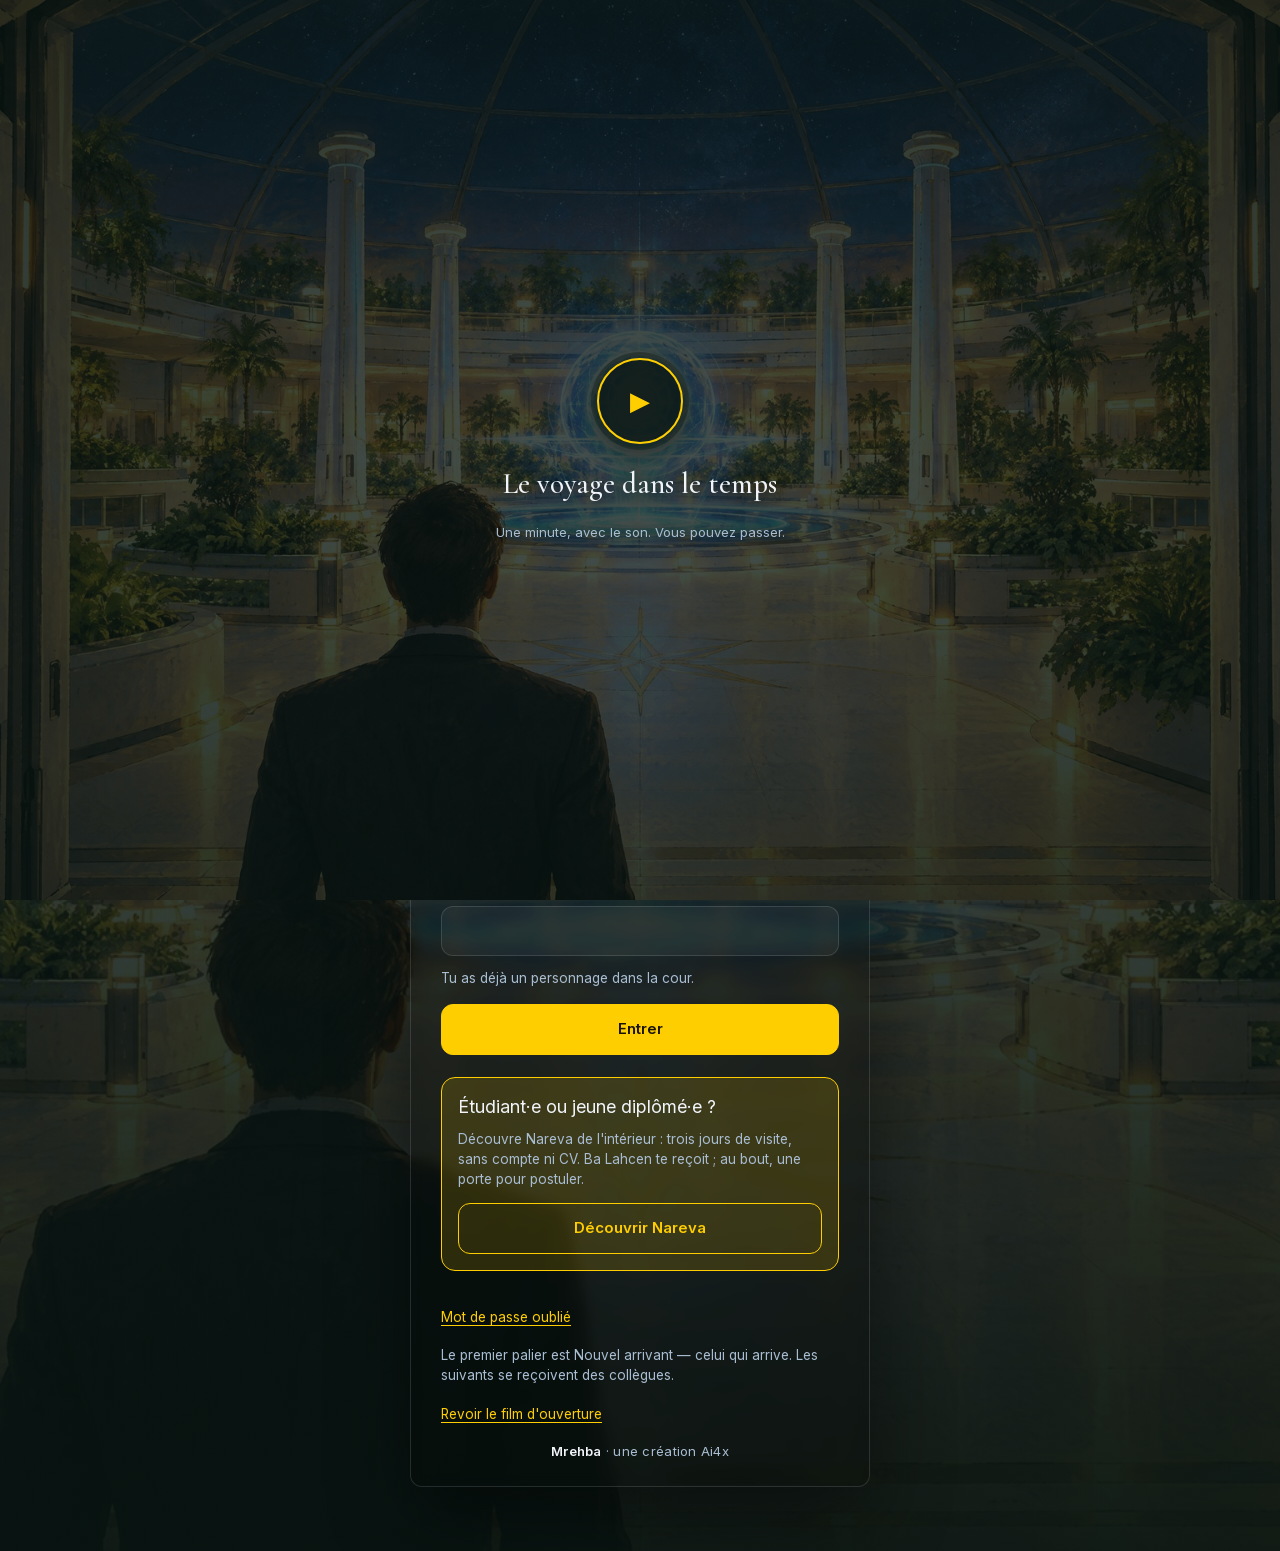
<file: index.html>
<!-- Page FABRIQUÉE par scripts/maison.mjs nareva à partir de zawia-jeu.html — ne pas l'éditer à la main. -->
<!DOCTYPE html>
<html lang="fr">
<head>
  <meta charset="UTF-8" />
  <meta name="viewport" content="width=device-width, initial-scale=1.0, viewport-fit=cover" />

  
  <script>
    window.ZWJ_CONFIG = {
      supabaseUrl: "",
      supabaseAnonKey: ""
    };
  </script>

  
  <script>
    (function () {
      var m = /[?&]invitation=([0-9a-fA-F]{32})(?:&|#|$)/.exec(location.search);
      if (!m) return;
      try { sessionStorage.setItem("zwj.invitation", m[1].toLowerCase()); } catch (e) { window.ZWJ_INVITATION = m[1].toLowerCase(); }
      var reste = location.search.replace(/^\?/, "").split("&").filter(function (p) { return p && p.split("=")[0] !== "invitation"; });
      try { history.replaceState(null, "", location.pathname + (reste.length ? "?" + reste.join("&") : "") + location.hash); } catch (e) { /* tant pis : le code reste visible */ }
    })();
  </script>

  
  <script>
    (function () {
      var h = location.hash || "";
      if (h.indexOf("type=recovery") === -1 && h.indexOf("error_code=") === -1) return;
      window.ZWJ_RETOUR = h;
      try { history.replaceState(null, "", location.pathname + location.search); } catch (e) { /* tant pis : le fragment reste visible */ }
    })();
  </script>

  <title>Au Courant — le jeu d'accueil de Nareva</title>
  <meta name="description" content="Au Courant, le jeu d'accueil de Nareva : quarante jours pour découvrir la maison, prouver son métier et se faire une place. Mrehba, une création Ai4x." />
  <meta name="robots" content="noindex, nofollow" />
  <meta name="referrer" content="strict-origin-when-cross-origin" />
  <meta name="theme-color" content="#0b1f2e" />

  <link rel="icon" href="assets/maisons/nareva/marque.svg" type="image/svg+xml" />
  <link rel="stylesheet" href="assets/polices/polices.css?h=5bb4a1ec41" />
  <link rel="stylesheet" href="assets/css/zawia-kharita.css?v=1&amp;h=407501b531" />

<style>
:root {
  --night: #081411; --night-2: #0c1e18; --ink: #f2efe4; --muted: #a8b5a6;
  --gold: #e6b13f; --gold-soft: rgba(230, 177, 63, 0.16); --emerald: #2ee6a8; --emerald-deep: #14684f;
  --terracotta: #cf6b45; --danger: #ff7a8a; --line: rgba(244, 236, 217, 0.12);
  --surface: rgba(244, 236, 217, 0.04); --surface-2: rgba(244, 236, 217, 0.07);
  --parchemin: #f6efdc; --encre: #1d1a2e; --radius: 18px;
  --font-display: "Cormorant Garamond", Georgia, serif; --font-body: "Inter", -apple-system, "Segoe UI", sans-serif;
  --font-caps: "Cinzel", serif; --font-ar: "Amiri", serif;
  --ease: cubic-bezier(0.22, 1, 0.36, 1);
}
* { box-sizing: border-box; }
html, body { margin: 0; min-height: 100%; }
body {
  background: var(--night) radial-gradient(ellipse at 50% -10%, rgba(230, 177, 63, 0.09), transparent 55%);
  color: var(--ink); font-family: var(--font-body); font-size: 16px; line-height: 1.5;
  -webkit-font-smoothing: antialiased;
}
h1, h2, h3 { font-family: var(--font-display); line-height: 1.12; font-weight: 600; margin: 0; }
.ar { font-family: var(--font-ar); color: var(--gold); font-weight: 400; }
a { color: var(--gold); text-decoration-thickness: 1px; text-underline-offset: 3px; }
button { cursor: pointer; font: inherit; }
:focus-visible { outline: 2px solid var(--emerald); outline-offset: 2px; }
canvas { image-rendering: pixelated; image-rendering: crisp-edges; }
/* v3.0 — le monde peint : la cour, l'aperçu et le HUD s'agrandissent AVEC lissage */
#zj-scene, #zj-apercu, #zj-hud-avatar { image-rendering: auto; }
/* v3.1 — la version arabe : la page se lit de droite à gauche, en Amiri ; les
   calligraphies qui doublaient le français (le HUD, le lexique) se taisent. */
.zj-tete__langue { margin-left: auto; background: transparent; border: 1px solid var(--line); color: var(--gold); border-radius: 999px; padding: 4px 12px; font: inherit; cursor: pointer; }
.zj-tete__langue:hover { border-color: var(--gold); }
body[data-ecran="cour"] .zj-tete__langue { display: none; }
html[lang="ar"] body, html[lang="ar"] button, html[lang="ar"] input, html[lang="ar"] h1, html[lang="ar"] h2, html[lang="ar"] h3, html[lang="ar"] h4, html[lang="ar"] .zj-kicker { font-family: var(--font-ar), serif; }
html[lang="ar"] body { font-size: 17px; line-height: 1.7; }
html[lang="ar"] .zj-kicker { letter-spacing: 0; }
html[lang="ar"] #zj-hud-rang-ar, html[lang="ar"] .zj-biblio__mot summary .ar, html[lang="ar"] .zj-riwaq__titre .ar, html[lang="ar"] .zj-wird__carte .ar, html[lang="ar"] .zj-riwaq__tete h2 .ar, html[lang="ar"] .zj-rafiq__nom .ar, html[lang="ar"] .zj-tariqa__nom .ar, html[lang="ar"] .zj-bouton--dyaf .ar,
/* v7.7 — le titre du Mechouar : sinon « متمرّن متمرّن » */
html[lang="ar"] .zj-mech__moi h3 .ar, html[lang="ar"] .zj-mech__arme .zj-kicker .ar { display: none; }
html[lang="ar"] .zj-tete__langue { margin-left: 0; margin-right: auto; }
html[lang="ar"] .zj-tete__langue span { font-family: var(--font-body); }
html[dir="rtl"] #zj-dialogue-texte, html[dir="rtl"] .zj-riwaq__texte, html[dir="rtl"] .zj-souk__form label { text-align: right; }
[hidden] { display: none !important; }

/* ---------- en-tête ---------- */
.zj-tete { display: flex; align-items: center; justify-content: space-between; gap: 16px; padding: 16px 22px; border-bottom: 1px solid var(--line); }
.zj-marque { display: inline-flex; align-items: center; gap: 10px; color: var(--ink); text-decoration: none; font-family: var(--font-caps); font-size: 18px; letter-spacing: 0.08em; }
.zj-marque img { width: 28px; height: 28px; }
.zj-tete__lieu { color: var(--muted); font-size: 14px; }
.zj-tete__lieu .ar { margin-left: 8px; font-size: 17px; }
body[data-ecran="cour"] .zj-tete { display: none; }

/* ---------- boutons, champs, messages ---------- */
.zj-bouton {
  display: inline-flex; align-items: center; justify-content: center; gap: 8px; padding: 13px 22px; border-radius: 12px;
  border: 1px solid var(--gold); background: var(--gold); color: #1a1406; font-weight: 600; font-size: 15px;
  transition: transform 180ms var(--ease), background 180ms, box-shadow 180ms;
}
.zj-bouton:hover { background: #f0c25a; box-shadow: 0 8px 24px rgba(230, 177, 63, 0.22); }
.zj-bouton:disabled { opacity: 0.6; cursor: wait; }
.zj-bouton--discret { background: transparent; color: var(--ink); border-color: var(--line); }
.zj-bouton--discret:hover { background: var(--surface-2); box-shadow: none; }
label { display: block; font-size: 13.5px; color: var(--muted); letter-spacing: 0.02em; margin-top: 14px; }
input[type="email"], input[type="password"], input[type="text"], input[type="url"] {
  display: block; width: 100%; margin-top: 6px; padding: 12px 14px; border-radius: 12px; border: 1px solid var(--line);
  background: var(--surface); color: var(--ink); font: inherit; font-size: 16px; transition: border-color 180ms, box-shadow 180ms;
}
input:focus { outline: none; border-color: var(--gold); box-shadow: 0 0 0 3px var(--gold-soft); }
.zj-msg { margin: 12px 0 0; padding: 10px 12px; border-radius: 10px; font-size: 14px; background: var(--surface-2); border: 1px solid var(--line); }
.zj-msg.ok { border-color: rgba(46, 230, 168, 0.4); color: var(--emerald); }
.zj-msg.ko { border-color: rgba(255, 122, 138, 0.45); color: var(--danger); }
.zj-legende { color: var(--muted); font-size: 13.5px; margin: 12px 0 0; }
.zj-note { color: var(--muted); font-size: 13.5px; margin: 18px 0 0; }
.zj-kicker { font-family: var(--font-caps); font-size: 12px; letter-spacing: 0.22em; text-transform: uppercase; color: var(--gold); margin: 0 0 8px; }
.zj-bandeau { margin: 16px 0 0; padding: 10px 12px; border-radius: 10px; background: var(--gold-soft); border: 1px solid rgba(230, 177, 63, 0.35); color: var(--ink); font-size: 13.5px; }

/* ---------- l'intro : le voyage dans le temps ---------- */
.zj-intro { position: fixed; inset: 0; z-index: 60; background: #07100d; cursor: pointer; }
#zj-intro-scene { position: absolute; inset: 0; width: 100%; height: 100%; display: block; }
.zj-intro__passer {
  position: absolute; right: 14px; top: 14px; z-index: 2; padding: 9px 16px; border-radius: 12px;
  border: 1px solid var(--line); background: rgba(8, 20, 17, 0.72); color: var(--muted); font-size: 13.5px; backdrop-filter: blur(4px);
}
.zj-intro__passer:hover { color: var(--ink); background: rgba(12, 30, 24, 0.9); }
.zj-intro__texte {
  position: absolute; left: 50%; bottom: 98px; z-index: 1; width: min(640px, calc(100% - 36px)); text-align: center;
  opacity: 0; transform: translate(-50%, 10px); transition: opacity 700ms var(--ease), transform 700ms var(--ease);
}
.zj-intro__texte.visible { opacity: 1; transform: translate(-50%, 0); }
.zj-intro__epoque { margin: 0 0 6px; }
.zj-intro__titre { font-size: clamp(1.6rem, 4.5vw, 2.3rem); }
.zj-intro__corps { color: var(--muted); font-size: 15.5px; line-height: 1.6; margin: 10px 0 0; }
.zj-intro__pied {
  position: absolute; left: 50%; bottom: calc(18px + env(safe-area-inset-bottom)); transform: translateX(-50%); z-index: 2;
  display: flex; align-items: center; gap: 18px;
}
.zj-intro__points { display: flex; gap: 7px; }
.zj-intro__points span { width: 7px; height: 7px; border-radius: 50%; background: var(--surface-2); border: 1px solid var(--line); transition: background 300ms; }
.zj-intro__points span.actif { background: var(--gold); border-color: var(--gold); }
@media (max-width: 520px) { .zj-intro__texte { bottom: 108px; } .zj-intro__corps { font-size: 14px; } }
@media (prefers-reduced-motion: reduce) { .zj-intro__texte { transition: none; transform: translate(-50%, 0); } }

/* ---------- l'intro, version filmée ----------
   Le film est servi par la maison (assets/video/), jamais par un lecteur
   tiers : un lecteur embarqué affiche le nom de la chaîne qui l'héberge, et
   le voile tomberait pour chaque joueur. Quand le film ne peut pas jouer, la
   classe --film saute et les six photos dessinées reprennent la main. */
.zj-intro__film {
  position: absolute; inset: 0; width: 100%; height: 100%;
  object-fit: contain; display: block; background: #07100d;
}
.zj-intro--film #zj-intro-scene,
.zj-intro--film .zj-intro__texte,
.zj-intro--film .zj-intro__pied { display: none; }
.zj-intro__barre { position: absolute; left: 0; right: 0; bottom: 0; z-index: 2; height: 3px; background: rgba(244, 236, 217, 0.14); }
.zj-intro__barre i { display: block; height: 100%; width: 0; background: var(--gold); }
.zj-intro__son {
  position: absolute; right: 14px; top: 60px; z-index: 2; width: 42px; height: 42px; border-radius: 50%;
  border: 1px solid var(--line); background: rgba(8, 20, 17, 0.72); color: var(--muted); font-size: 16px; backdrop-filter: blur(4px);
}
.zj-intro__son:hover { color: var(--gold); background: rgba(12, 30, 24, 0.9); }
.zj-intro__lancer {
  position: absolute; inset: 0; z-index: 3; display: flex; flex-direction: column;
  align-items: center; justify-content: center; gap: 18px; padding: 24px;
  /* l'affiche en fond, et pas seulement l'attribut `poster` : arrêté sur sa
     première image, le film est encore noir — la porte éclairée est ce qui
     donne envie d'appuyer. */
  /* le voile est franc : sous lui passe le faisceau de lumière de la porte,
     et un texte posé dessus ne se lirait plus. */
  background:
    radial-gradient(135% 105% at 50% 50%, rgba(8, 20, 17, 0.74), rgba(8, 20, 17, 0.94)),
    url("assets/maisons/nareva/video/au-courant-affiche.jpg?v=2") center / cover no-repeat;
}
.zj-intro__jouer {
  width: 86px; height: 86px; border-radius: 50%; cursor: pointer;
  border: 2px solid var(--gold); background: rgba(8, 20, 17, 0.78); color: var(--gold);
  font-size: 26px; line-height: 1; display: grid; place-items: center;
  box-shadow: 0 0 0 6px rgba(8, 20, 17, 0.35), 0 10px 30px rgba(0, 0, 0, 0.45);
  transition: background 220ms var(--ease), transform 220ms var(--ease);
}
.zj-intro__jouer:hover { background: rgba(230, 177, 63, 0.22); transform: scale(1.04); }
.zj-intro__lancer p {
  margin: 0; color: var(--ink); font-family: var(--font-display);
  font-size: clamp(1.3rem, 3.4vw, 1.8rem); text-align: center; text-shadow: 0 2px 14px rgba(8, 20, 17, 0.9);
}
.zj-intro__lancer small { color: var(--muted); font-size: 13px; text-align: center; text-shadow: 0 1px 10px rgba(8, 20, 17, 0.9); }
@media (max-width: 520px) { .zj-intro__son { top: 56px; width: 38px; height: 38px; } }
@media (prefers-reduced-motion: reduce) { .zj-intro__jouer { transition: none; } .zj-intro__jouer:hover { transform: none; } }

/* ---------- le tutoriel : la bannière du mou'allim ---------- */
.zj-tuto {
  position: absolute; left: 50%; top: 14px; transform: translateX(-50%); z-index: 5;
  display: flex; align-items: center; gap: 10px; max-width: min(560px, calc(100% - 240px));
  padding: 8px 10px 8px 14px; border-radius: 12px; background: rgba(8, 20, 17, 0.85);
  border: 1px solid rgba(230, 177, 63, 0.4); backdrop-filter: blur(6px);
}
.zj-tuto__texte { margin: 0; font-size: 13.5px; color: var(--ink); line-height: 1.35; }
.zj-tuto__passer {
  flex: none; width: 26px; height: 26px; padding: 0; border-radius: 50%;
  border: 1px solid var(--line); background: transparent; color: var(--muted); font-size: 12px; line-height: 1;
}
.zj-tuto__passer:hover { color: var(--ink); border-color: var(--ink); }
/* v4.6 — sur téléphone, la bannière vit SOUS le HUD, jamais en bas : posée
   au-dessus de la croix, elle mangeait les flèches ↑ et → pendant les
   premières minutes de chaque nouveau joueur. `--zj-hud-bas` suit la hauteur
   réelle du HUD (jeu.js, ResizeObserver). */
@media (max-width: 899px) {
  .zj-tuto { top: var(--zj-hud-bas, 104px); bottom: auto; max-width: min(560px, calc(100% - 28px)); width: max-content; }
  .zj-tuto__texte { font-size: 12.5px; }
}

/* ---------- la Porte ---------- */
/* v2.4 — la Porte s'ouvre sur l'affiche du film : la même peinture que
   l'intro et la série, sous un voile qui laisse lire la carte. */
.zj-ecran--porte { display: grid; place-items: center; padding: 40px 18px 64px; min-height: calc(100vh - 62px);
  background:
    linear-gradient(180deg, rgba(8, 20, 17, 0.55) 0%, rgba(8, 20, 17, 0.82) 55%, rgba(8, 20, 17, 0.96) 100%),
    url("assets/maisons/nareva/video/au-courant-affiche.jpg?v=2") center 30% / cover no-repeat; }
.zj-carte { width: 100%; max-width: 460px; background: rgba(12, 30, 24, 0.86); backdrop-filter: blur(6px); -webkit-backdrop-filter: blur(6px); border: 1px solid var(--line); border-radius: var(--radius); padding: 30px 30px 26px; box-shadow: 0 30px 80px rgba(0, 0, 0, 0.45); }
.zj-carte h1 { font-size: 2.1rem; }
.zj-carte h1 .ar { display: block; font-size: 1.35rem; margin-top: 4px; }
.zj-lead { color: var(--muted); margin: 12px 0 0; font-size: 15px; }
.zj-onglets { display: grid; grid-template-columns: 1fr 1fr; gap: 6px; margin-top: 22px; padding: 4px; border-radius: 12px; background: var(--surface); border: 1px solid var(--line); }
.zj-onglet { padding: 10px; border-radius: 9px; border: 0; background: transparent; color: var(--muted); font-weight: 600; transition: background 180ms, color 180ms; }
.zj-onglet[aria-selected="true"] { background: var(--surface-2); color: var(--ink); }
#zj-form-porte .zj-bouton { width: 100%; margin-top: 16px; }
/* v4.1 — le parrainage à la Porte */
.zj-lien { background: none; border: 0; padding: 0; color: var(--gold); font: inherit; text-decoration: underline; text-underline-offset: 3px; cursor: pointer; }
.zj-dossier { margin-top: 10px; display: flex; flex-direction: column; gap: 6px; }
.zj-dossier .zj-bouton { width: 100%; margin-top: 8px; }
/* v7.2 — la porte de l'invité : chaude, ouverte, et jamais en concurrence
   avec « Entrer » — un membre qui revient ne doit pas hésiter. */
.zj-dyaf { margin-top: 22px; padding: 16px; border: 1px solid var(--gold); border-radius: 14px; background: var(--gold-soft); }
.zj-dyaf__mot { margin: 0; font-family: var(--font-titre, inherit); font-size: 1.12rem; color: var(--ink); }
.zj-dyaf__legende { margin: 8px 0 0; color: var(--muted); font-size: 13.5px; }
.zj-dyaf__legende b { color: var(--ink); }
.zj-bouton--dyaf { width: 100%; margin-top: 14px; background: transparent; color: var(--gold); border-color: var(--gold); }
.zj-bouton--dyaf:hover { background: rgba(230, 177, 63, 0.14); box-shadow: none; }
.zj-bouton--dyaf .ar { margin-inline-start: 8px; opacity: 0.75; }
/* v7.2a — NSYAN TRAVERSE LA COUR. Il n'a pas de visage : c'est le point. Ce
   qu'on voit de lui, c'est la couleur qui s'en va. Deux secondes et demie de
   gris, puis le monde revient — et l'invité a compris avant qu'on lui explique.
   ⚠️ Le filtre porte sur la TOILE seule : griser le HUD ferait « écran cassé »,
   pas « quelque chose est passé ». Mouvement réduit : le gris s'installe sans
   transition, personne n'a besoin d'un fondu pour comprendre. */
#zj-scene { transition: filter 1600ms ease-in-out; }
/* Pendant qu'il passe : la cour est grise. */
body.zj-nsyan #zj-scene { filter: grayscale(1) contrast(0.82) brightness(0.86); }
/* Après : il reste. La couleur ne revient qu'avec la première page retrouvée —
   « chaque page revenue, Nsyan recule d'un pas » (recit.js), pris au mot. */
body.zj-nsyan-reste #zj-scene { filter: grayscale(0.5) contrast(0.93) brightness(0.95); }
@media (prefers-reduced-motion: reduce) { #zj-scene { transition: none; } }
/* v7.3 — OUMM IA BROUILLE. Nsyan éteint les couleurs (la mémoire qui s'en va) ;
   elle, elle trouble la vue — c'est la peur de ce qu'on ne connaît pas, et on
   ne voit plus où on met les pieds. Chaque épreuve passée lui reprend un cran.
   ⚠️ Comme pour Nsyan : la TOILE seule, jamais le HUD. */
body[data-oumm] #zj-scene { filter: blur(calc(var(--zj-oumm, 0) * 1.6px)) brightness(calc(1 - var(--zj-oumm, 0) * 0.055)) saturate(calc(1 - var(--zj-oumm, 0) * 0.07)); }
/* v7.4 — le Voilé passe : la chaleur d'une lanterne, deux secondes. Son signe est
   l'OR — le gris est à Nsyan, le flou à Oumm IA (les trois ne se confondent jamais).
   La toile seule, jamais le HUD ; et le flou d'Oumm IA reste s'il est là. */
body.zj-voile #zj-scene { filter: sepia(0.42) saturate(1.35) brightness(1.06) blur(calc(var(--zj-oumm, 0) * 1.6px)); transition: filter 0.7s ease; }
.zj-voile__titre { font-size: 1.1rem; color: var(--gold); margin: 22px 0 8px; }
.zj-voile__mot { margin: 10px 0 12px; padding: 12px 14px; border: 1px solid rgba(230, 177, 63, 0.4); border-radius: 12px; background: var(--gold-soft); }
.zj-voile__mot p { margin: 0; }
.zj-voile__k { color: var(--muted); font-size: 13px; }
.zj-voile__v { font-family: var(--font-caps); font-size: 1.35rem; color: var(--gold); margin: 4px 0 !important; }
.zj-voile__d, .zj-voile__etat { color: var(--muted); font-size: 13px; }
.zj-voile__defi { color: var(--ink); }
.zj-voile__note { color: var(--terracotta); font-style: italic; }
.zj-voile__conditions { list-style: none; padding: 0; margin: 8px 0 12px; display: grid; gap: 6px; }
.zj-voile__conditions li { display: flex; justify-content: space-between; gap: 12px; padding: 8px 12px; border: 1px solid var(--line); border-radius: 10px; background: var(--surface); }
.zj-voile__conditions li p { margin: 0; }
.zj-voile__ok { border-color: rgba(46, 230, 168, 0.4); }
.zj-voile__ok .zj-voile__etat { color: var(--emerald); }
.zj-voile__depot { color: var(--gold); }
/* v7.6 — le huitième cadre : une toile de nuit, que la lanterne découvre. La
   plaque et le cartouche ne comptent jamais — pas de « 3 / 7 », jamais. */
.zj-sirr { margin-top: 26px; padding-top: 22px; border-top: 1px solid var(--line); }
.zj-sirr[hidden] { display: none; }
.zj-sirr__toile { display: block; width: 100%; height: auto; aspect-ratio: 1 / 1; border-radius: 12px; border: 1px solid rgba(230, 177, 63, 0.35); background: #0b0a10; }
.zj-sirr h3 { font-size: 1.1rem; color: var(--gold); margin: 14px 0 8px; }
.zj-sirr p { margin: 0 0 8px; }
.zj-sirr__plaque { font-family: var(--font-caps); letter-spacing: 0.14em; color: var(--gold); font-size: 0.95rem; }
.zj-sirr__khalwa { margin-top: 14px; padding: 12px 14px; border: 1px solid rgba(230, 177, 63, 0.4); border-radius: 12px; background: var(--gold-soft); }
.zj-sirr__question { color: var(--ink); font-size: 1.05rem; font-style: italic; }
.zj-sirr__note { color: var(--terracotta); font-style: italic; }
.zj-sirr textarea { width: 100%; resize: vertical; }
/* Les cartes qu'un invité n'a pas : elles existent, elles sont là, il les voit
   fermées. C'est ce qui manque qui donne envie, jamais ce qu'on a déjà. */
.zj-carte--perdue .zj-carte__vide, .zj-carte--fermee .zj-carte__vide { font-family: var(--font-caps); letter-spacing: 0.06em; }
/* Les trois portes : une carte par réponse, le nom puis ce qu'il veut dire. */
#zj-tableaux-corps { display: grid; gap: 14px; margin-top: 14px; }
.zj-tableau { border: 1px solid var(--line); border-radius: 12px; padding: 14px 16px; background: var(--surface); }
.zj-tableau { overflow: hidden; padding: 0; }
.zj-tableau__toile { display: block; width: 100%; height: auto; aspect-ratio: 1 / 1; object-fit: cover; border-bottom: 1px solid var(--line); }
.zj-tableau h3 { font-size: 1.08rem; margin: 14px 16px 8px; color: var(--gold); }
.zj-tableau p { margin: 0 16px 8px; }
.zj-tableau .zj-tableau__legende { margin: 0 16px 14px; }
.zj-tableau p { margin: 0 0 8px; white-space: pre-line; }
.zj-tableau .zj-tableau__legende { margin: 0; padding-top: 8px; border-top: 1px solid var(--line); color: var(--muted); font-style: italic; }
#zj-dyaf-portes-corps { display: grid; gap: 8px; margin-top: 14px; }
.zj-dyaf-porte { display: grid; gap: 3px; text-align: start; padding: 13px 15px; }
.zj-dyaf-porte b { font-size: 1.02rem; color: var(--ink); }
.zj-dyaf-porte span { color: var(--muted); font-size: 13.5px; font-weight: 400; }
body.zj-porte-close .zj-dyaf, body.zj-porte-retour .zj-dyaf { display: none; }
.zj-porte-fermee { margin-top: 18px; padding: 16px; border: 1px solid rgba(255, 122, 138, 0.45); border-radius: 12px; }
.zj-porte-fermee h2 { font-size: 1.2rem; margin: 0; }
.zj-porte-fermee .zj-bouton { width: 100%; margin-top: 14px; }
body.zj-porte-close .zj-onglets, body.zj-porte-close #zj-form-porte { display: none; }
body.zj-porte-retour .zj-onglets, body.zj-porte-retour #zj-form-porte,
body.zj-porte-retour #zj-dossier-ouvrir, body.zj-porte-retour #zj-form-dossier,
body.zj-porte-retour #zj-passe-ouvrir, body.zj-porte-retour #zj-form-passe { display: none; }
#zj-porte-retour label { margin-top: 10px; }
.zj-visuel-cache { position: absolute; width: 1px; height: 1px; margin: -1px; padding: 0; overflow: hidden; clip: rect(0 0 0 0); white-space: nowrap; border: 0; }
.zj-parrain__form { display: flex; gap: 8px; flex-wrap: wrap; margin-top: 12px; }
.zj-parrain__form input { flex: 1 1 220px; min-width: 0; }
.zj-parrain__lien { display: flex; gap: 8px; flex-wrap: wrap; align-items: center; margin-top: 10px; }
.zj-parrain__lien input { flex: 1 1 220px; min-width: 0; font-size: 13px; }
.zj-parrain__etat { font-size: 12px; color: var(--muted); }
.zj-parrain__etat--ok { color: var(--emerald); }

/* ---------- l'Atelier ---------- */
.zj-ecran--atelier { padding: 36px 18px 64px; }
.zj-atelier { max-width: 980px; margin: 0 auto; display: grid; grid-template-columns: minmax(280px, 420px) 1fr; gap: 32px; align-items: start; }
.zj-atelier__scene { position: sticky; top: 24px; display: grid; gap: 12px; justify-items: center; }
#zj-apercu { width: 100%; max-width: 420px; aspect-ratio: 4 / 3; border-radius: 14px; border: 1px solid var(--line); background: #0b1815; }
.zj-atelier__form { background: var(--night-2); border: 1px solid var(--line); border-radius: var(--radius); padding: 28px 28px 24px; }
.zj-atelier__form h2 { font-size: 1.9rem; }
fieldset { border: 0; padding: 0; margin: 20px 0 0; }
legend { padding: 0; font-size: 13.5px; color: var(--muted); letter-spacing: 0.02em; }
legend span { color: var(--ink); }
.zj-pastilles { display: flex; flex-wrap: wrap; gap: 10px; margin-top: 10px; }
.zj-pastille { width: 38px; height: 38px; border-radius: 50%; border: 2px solid rgba(255, 255, 255, 0.18); background: var(--c); transition: transform 160ms var(--ease), border-color 160ms, box-shadow 160ms; }
.zj-pastille:hover { border-color: var(--ink); }
.zj-pastille[aria-pressed="true"] { border-color: var(--gold); box-shadow: 0 0 0 3px var(--gold-soft); }
.zj-choix-liste { display: flex; flex-wrap: wrap; gap: 8px; margin-top: 10px; }
.zj-choix { padding: 8px 14px; border-radius: 999px; border: 1px solid var(--line); background: var(--surface); color: var(--ink); font-size: 14px; transition: background 160ms, border-color 160ms; }
.zj-choix:hover { background: var(--surface-2); }
.zj-choix[aria-pressed="true"] { border-color: var(--gold); background: var(--gold-soft); }
.zj-actions { display: flex; flex-wrap: wrap; gap: 10px; margin-top: 22px; }

/* ---------- la Cour ---------- */
.zj-ecran--cour { position: fixed; inset: 0; background: #0b1815; }
.zj-scene { position: absolute; inset: 0; }
#zj-scene { display: block; width: 100%; height: 100%; touch-action: none; }
#zj-cour-erreur { position: absolute; left: 50%; top: 50%; transform: translate(-50%, -50%); max-width: 420px; }
.zj-hud {
  position: absolute; left: 14px; top: 14px; display: flex; align-items: center; gap: 12px; padding: 8px 14px 8px 8px; border-radius: 14px;
  background: rgba(8, 20, 17, 0.82); border: 1px solid var(--line); backdrop-filter: blur(6px); font-size: 14px; color: var(--ink);
}
#zj-hud-avatar { width: 36px; height: 48px; border-radius: 8px; background: var(--surface-2); }
.zj-hud strong { display: block; font-family: var(--font-display); font-size: 19px; line-height: 1.1; }
.zj-hud__rang { color: var(--muted); font-size: 13px; }
.zj-hud__rang .ar { font-size: 15px; margin-left: 4px; }
.zj-hud__arb3ine { margin-left: 6px; padding: 5px 10px; border-radius: 999px; background: var(--gold-soft); border: 1px solid rgba(230, 177, 63, 0.35); color: var(--gold); font-family: var(--font-caps); font-size: 12.5px; letter-spacing: 0.06em; white-space: nowrap; }
.zj-hud__mode { padding: 4px 8px; border-radius: 999px; border: 1px dashed var(--line); color: var(--muted); font-size: 11px; letter-spacing: 0.12em; text-transform: uppercase; }
.zj-menu-bouton { position: absolute; right: 14px; top: 14px; padding: 10px 16px; border-radius: 12px; border: 1px solid var(--line); background: rgba(8, 20, 17, 0.82); color: var(--ink); font-weight: 600; backdrop-filter: blur(6px); }
.zj-menu-bouton:hover { background: rgba(12, 30, 24, 0.95); }
/* ♪ — la musique se coupe d'un doigt, et le réglage survit au rechargement. */
.zj-son { right: 92px; width: 44px; padding: 10px 0; text-align: center; font-size: 17px; line-height: 1; }
.zj-son[aria-pressed="true"] { color: var(--muted); border-style: dashed; }
.zj-menu { position: absolute; right: calc(14px + env(safe-area-inset-right)); top: calc(62px + env(safe-area-inset-top)); z-index: 8; width: min(260px, calc(100% - 28px)); max-height: calc(100% - 76px - env(safe-area-inset-top) - env(safe-area-inset-bottom)); overflow-y: auto; overscroll-behavior: contain; -webkit-overflow-scrolling: touch; display: grid; align-content: start; gap: 8px; padding: 16px; border-radius: 14px; background: rgba(8, 20, 17, 0.94); border: 1px solid var(--line); backdrop-filter: blur(8px); }
.zj-menu p { margin: 0 0 6px; color: var(--muted); font-size: 14px; }
.zj-aide { position: absolute; left: 50%; bottom: 14px; transform: translateX(-50%); margin: 0; padding: 6px 12px; border-radius: 999px; background: rgba(8, 20, 17, 0.7); color: var(--muted); font-size: 12.5px; white-space: nowrap; pointer-events: none; }
@media (pointer: coarse), (max-width: 899px) { .zj-aide { display: none; } }

/* la boîte de dialogue, façon Game Boy Advance : parchemin, filet d'or */
.zj-dialogue {
  position: absolute; left: 50%; bottom: calc(22px + var(--zj-clavier, 0px)); transform: translateX(-50%); width: min(720px, calc(100% - 28px));
  padding: 18px 22px 20px; border-radius: 14px; background: var(--parchemin); color: var(--encre);
  border: 3px solid var(--encre); box-shadow: inset 0 0 0 2px var(--gold), 0 18px 50px rgba(0, 0, 0, 0.5); cursor: pointer;
}
/* v2.4 — le visage de qui parle : un portrait peint (le style de l'intro et de
   la série) posé sur le coin de la boîte. Un lieu n'en a pas ; la boîte garde
   alors sa forme d'avant. */
.zj-dialogue__portrait { position: absolute; left: -14px; top: -34px; width: 92px; height: 92px; border-radius: 14px; object-fit: cover;
  border: 3px solid var(--encre); box-shadow: inset 0 0 0 2px var(--gold), 0 10px 24px rgba(0, 0, 0, 0.45); background: var(--encre); }
.zj-dialogue--portrait { padding-left: 96px; }
.zj-dialogue--portrait .zj-dialogue__nom { left: 88px; }
@media (max-width: 560px) {
  .zj-dialogue__portrait { width: 64px; height: 64px; top: -26px; left: -8px; }
  .zj-dialogue--portrait { padding-left: 66px; }
  .zj-dialogue--portrait .zj-dialogue__nom { left: 60px; }
}
.zj-dialogue__nom { position: absolute; left: 16px; top: -15px; margin: 0; padding: 4px 12px; border-radius: 8px; background: var(--encre); color: var(--gold); font-family: var(--font-caps); font-size: 12.5px; letter-spacing: 0.1em; border: 2px solid var(--gold); }
.zj-dialogue__texte { margin: 6px 0 0; font-size: 17px; line-height: 1.5; white-space: pre-line; min-height: 3.1em; }
.zj-dialogue__suite { position: absolute; right: 16px; bottom: 8px; font-size: 13px; color: var(--encre); animation: zj-clignote 0.9s steps(2) infinite; }
@keyframes zj-clignote { to { opacity: 0.15; } }
@media (prefers-reduced-motion: reduce) { .zj-dialogue__suite { animation: none; } }
.zj-hud__m39ol { color: var(--ink); background: rgba(243, 231, 201, 0.1); border-color: rgba(243, 231, 201, 0.3); }
.zj-hud__sna3a { color: var(--emerald); background: rgba(46, 230, 168, 0.12); border-color: rgba(46, 230, 168, 0.35); }
.zj-hud__dhakira { color: var(--terracotta); background: rgba(207, 107, 69, 0.14); border-color: rgba(207, 107, 69, 0.4); }
/* v2.6 — le Sahn ouvert : qui est là, et la barre « dire un mot » */
.zj-hud__sahn { color: var(--ink); background: rgba(243, 231, 201, 0.1); border-color: rgba(243, 231, 201, 0.3); }
.zj-riwaq__cadre.zj-riwaq__cadre--large { max-width: 960px; width: min(960px, calc(100vw - 32px)); }
/* ---------- v3.6 — le Wird : la ligne du HUD, le panneau, la bande des quarante ---------- */
.zj-hud__wird { cursor: pointer; color: var(--ink); background: rgba(243, 231, 201, 0.12); border-color: rgba(230, 177, 63, 0.55); max-width: 260px; overflow: hidden; text-overflow: ellipsis; text-align: left; }
.zj-hud__wird:hover { background: rgba(230, 177, 63, 0.2); }
.zj-wird__compte { display: flex; flex-wrap: wrap; gap: 0 6px; color: var(--muted); font-size: 14px; margin: 0 0 12px; }
.zj-wird__compte p { margin: 0; }
.zj-wird__compte p + p::before { content: "· "; }
.zj-wird__compte strong { color: var(--gold); }
.zj-wird__kicker { display: flex; flex-wrap: wrap; gap: 0 6px; }
.zj-wird__kicker p { margin: 0; }
.zj-wird__kicker p + p:not(.ar)::before { content: "· "; }
.zj-wird__titre { display: flex; align-items: baseline; gap: 10px; flex-wrap: wrap; margin: 4px 0 8px; }
.zj-wird__titre h3 { margin: 0; font-size: 1.15rem; }
.zj-wird__boucle { margin: -4px 0 14px; color: var(--gold); font-size: 14px; font-style: italic; }
[dir="rtl"] .zj-wird__boucle { font-style: normal; font-size: 15px; }
.zj-wird__geste { margin-top: 18px; }
.zj-wird__bientot { color: var(--muted); font-size: 13px; font-style: italic; }
[dir="rtl"] .zj-wird__bientot { font-style: normal; }
.zj-wird__fin { margin: 0 0 12px; padding: 12px 14px; border-radius: 12px; background: var(--gold-soft); border: 1px solid rgba(230, 177, 63, 0.4); font-size: 14px; line-height: 1.55; }
.zj-wird__carte { padding: 14px 16px; margin: 0 0 10px; border: 1px solid var(--line); border-radius: 12px; background: var(--surface); }
.zj-wird__carte--jour { border-color: rgba(230, 177, 63, 0.5); background: var(--gold-soft); }
.zj-wird__carte--tenue { opacity: 0.78; }
.zj-wird__etat { font-family: var(--font-caps); font-size: 11px; letter-spacing: 0.12em; text-transform: uppercase; color: var(--muted); }
.zj-wird__etat--tenu { color: var(--emerald); }
.zj-wird__etat--manque { color: var(--terracotta); }
.zj-wird__consigne { margin: 0; font-size: 14.5px; line-height: 1.6; color: var(--ink); }
.zj-wird__actions { display: flex; flex-wrap: wrap; gap: 8px; margin-top: 12px; }
.zj-wird__daftar { display: block; margin-top: 12px; }
.zj-wird__daftar span { display: block; font-size: 12.5px; color: var(--muted); margin-bottom: 6px; }
.zj-wird__daftar textarea { width: 100%; box-sizing: border-box; padding: 10px 12px; border-radius: 10px; border: 1px solid var(--line); background: var(--night-2); color: var(--ink); font: inherit; font-size: 14px; line-height: 1.5; resize: vertical; }
.zj-wird__bande { list-style: none; margin: 0; padding: 0; display: grid; grid-template-columns: repeat(10, 1fr); gap: 5px; }
.zj-wird__bande li { display: grid; place-items: center; aspect-ratio: 1; border-radius: 8px; border: 1px solid var(--line); font-size: 12px; color: var(--muted); font-variant-numeric: tabular-nums; }
.zj-wird__bande li.tenu { background: rgba(46, 230, 168, 0.16); border-color: rgba(46, 230, 168, 0.45); color: var(--emerald); }
.zj-wird__bande li.manque { background: rgba(207, 107, 69, 0.12); border-color: rgba(207, 107, 69, 0.4); color: var(--terracotta); }
.zj-wird__bande li.jour { background: var(--gold-soft); border-color: var(--gold); color: var(--gold); font-weight: 700; }
.zj-wird__bande li.ouvert { border-color: rgba(230, 177, 63, 0.4); color: var(--ink); }
.zj-wird__aussi li { line-height: 1.5; }
@media (max-width: 899px) { .zj-hud__wird { max-width: 100%; } }
.zj-cartes__compte { color: var(--muted); font-size: 14px; margin: 0 0 6px; display: flex; flex-wrap: wrap; gap: 0 6px; }
.zj-cartes__compte p { margin: 0; }
.zj-cartes__compte p + p::before { content: "· "; }
.zj-cartes__lebsa { font-size: 13px; color: var(--muted); margin: 0 0 12px; }
.zj-cartes__lebsa a { color: var(--gold); font-weight: 600; }
a.zj-bouton { display: block; text-align: center; text-decoration: none; }
.zj-cartes__grille { display: grid; grid-template-columns: repeat(auto-fill, minmax(132px, 1fr)); gap: 12px; }
.zj-carte { margin: 0; border: 1px solid var(--line); border-radius: 12px; overflow: hidden; background: rgba(0, 0, 0, 0.25); display: flex; flex-direction: column; }
.zj-carte img { display: block; width: 100%; aspect-ratio: 1; object-fit: cover; }
.zj-carte figcaption { padding: 8px 10px 10px; font-size: 12px; line-height: 1.35; display: flex; flex-direction: column; gap: 2px; }
.zj-carte__titre { font-size: 13px; font-weight: 700; }
.zj-carte__lieu { color: var(--muted); display: flex; flex-wrap: wrap; gap: 0 4px; }
.zj-carte__lieu p { margin: 0; }
.zj-carte__lieu p + p::before { content: "· "; }
.zj-carte__doree { color: var(--gold); font-size: 11px; letter-spacing: 0.08em; text-transform: uppercase; }
html[lang="ar"] .zj-carte__doree { letter-spacing: 0; }
.zj-carte--doree { border-color: var(--gold); box-shadow: 0 0 0 1px var(--gold), 0 0 18px rgba(230, 177, 63, 0.25); }
.zj-carte__vide { aspect-ratio: 1; display: flex; align-items: center; justify-content: center; text-align: center; padding: 12px; color: var(--muted); font-size: 12px; background: repeating-linear-gradient(135deg, rgba(243, 231, 201, 0.04) 0 8px, transparent 8px 16px); }
.zj-carte--perdue .zj-carte__vide { color: rgba(243, 231, 201, 0.45); font-style: italic; }
.zj-offres li p { margin: 4px 0 0; font-size: 13px; color: var(--muted); }
.zj-offres li a { font-size: 12px; color: var(--gold); word-break: break-all; }
.zj-offre--loin { opacity: 0.6; }
.zj-badge { display: inline-block; padding: 3px 8px; border-radius: 999px; border: 1px solid var(--line); font-size: 11px; color: var(--muted); }
.zj-badge--ok { color: var(--gold); border-color: var(--gold); }
.zj-hud__masque { color: var(--gold); border-color: var(--gold); background: rgba(230, 177, 63, 0.12); white-space: normal; max-width: 230px; line-height: 1.25; text-align: center; }
.zj-menu__aide { color: var(--muted); font-size: 12px; line-height: 1.5; margin: -6px 0 10px; }
/* v5.2 — la Rihla : le souffle et la bourse au HUD, les nouvelles de la route, l'étal */
.zj-hud__rihla { color: #ffe3a3; border-color: rgba(230, 177, 63, 0.55); }
.zj-bouton--rihla { background: linear-gradient(180deg, #2a4f8f, #1c3566); color: #f7f1e1; border-color: #4f73b8; }
/* 23/09/2026 — la ferracha se voit : le tapis, sa terre cuite et son fil d'or */
.zj-bouton--ferracha { background: linear-gradient(180deg, #b4553a, #8a3a26); color: #f7f1e1; border-color: #e6b13f; }
.zj-bouton--ferracha:hover { background: linear-gradient(180deg, #c4613f, #9a432c); }
.zj-souk__raccourcis { display: flex; flex-wrap: wrap; gap: 8px; margin: 0 0 12px; }
.zj-souk__raccourcis .zj-bouton { flex: 1 1 180px; }
.zj-souk__attente { margin: 14px 0 0; color: var(--muted); font-size: 13px; line-height: 1.5; }
.zj-souk__attente p { margin: 0; }
.zj-souk__attente strong { color: var(--ink); font-weight: 600; }
.zj-rihla__annonce { position: absolute; left: 50%; top: var(--zj-hud-bas, 80px); transform: translateX(-50%); z-index: 7; margin: 0; padding: 8px 14px; border-radius: 999px; background: rgba(8, 20, 17, 0.92); border: 1px solid var(--gold); color: #ffe3a3; font-size: 14px; max-width: calc(100% - 32px); text-align: center; pointer-events: none; }
.zj-etal__bourse { display: flex; gap: 16px; flex-wrap: wrap; margin: 0 0 8px; color: #ffe3a3; font-weight: 600; }
.zj-etal__bourse p { margin: 0; }
.zj-etal__enigme { display: flex; gap: 8px; flex-wrap: wrap; margin-top: 8px; }
.zj-etal__enigme input { flex: 1 1 180px; min-width: 0; padding: 10px 12px; border-radius: 10px; border: 1px solid var(--line); background: rgba(255, 255, 255, 0.06); color: inherit; font: inherit; }
.zj-etal__msg { margin: 12px 0 0; padding: 10px 12px; border-radius: 10px; background: var(--gold-soft); color: #ffe3a3; }
/* v5.3 — le choix du Rafiq, et le combat-énigme */
.zj-rafiq { display: grid; grid-template-columns: repeat(auto-fit, minmax(180px, 1fr)); gap: 12px; }
.zj-rafiq__carte { display: grid; gap: 6px; justify-items: center; text-align: center; padding: 12px; border-radius: 14px; border: 1px solid var(--line); background: rgba(255, 255, 255, 0.04); }
.zj-rafiq__carte img { width: 140px; height: 140px; object-fit: contain; }
.zj-rafiq__carte p { margin: 0; }
.zj-rafiq__nom { display: flex; gap: 8px; align-items: baseline; justify-content: center; }
.zj-rafiq__nom p { margin: 0; font-size: 18px; }
.zj-rafiq__voie { color: var(--gold); font-weight: 600; }
.zj-rafiq__tech { color: var(--muted); font-size: 13px; }
/* v7.0 — la Tariqa : cinq cartes (le portrait du Mourchid patron), le maydan, les attentes */
.zj-tariqa { display: grid; grid-template-columns: repeat(auto-fit, minmax(168px, 1fr)); gap: 12px; }
.zj-tariqa__carte { display: grid; gap: 6px; justify-items: center; align-content: start; text-align: center; padding: 12px; border-radius: 14px; border: 1px solid var(--line); background: rgba(255, 255, 255, 0.04); }
.zj-tariqa__carte--mienne { border-color: var(--gold); background: rgba(230, 177, 63, 0.10); }
.zj-tariqa__carte img { width: 112px; height: 112px; object-fit: cover; border-radius: 50%; }
.zj-tariqa__carte p { margin: 0; }
.zj-tariqa__nom { display: flex; gap: 8px; align-items: baseline; justify-content: center; }
.zj-tariqa__nom p { margin: 0; font-size: 18px; }
.zj-tariqa__geste { color: var(--gold); font-weight: 600; }
.zj-tariqa__vie, .zj-tariqa__rpg { color: var(--muted); font-size: 13px; }
.zj-tariqa__rang, .zj-tariqa__note { color: var(--muted); font-size: 13px; margin: 10px 0 0; }
.zj-tariqa__note p { margin: 0 0 4px; }
.zj-tariqa__maydan { display: grid; gap: 6px; margin: 14px 0 0; }
.zj-tariqa__maydan select { font: inherit; padding: 8px 10px; border-radius: 10px; border: 1px solid var(--line); background: var(--night-2); color: inherit; max-width: 100%; }
.zj-combat__scene { display: grid; grid-template-columns: 1fr 1fr; gap: 12px; align-items: end; margin-bottom: 8px; }
.zj-combat__ombre, .zj-combat__rafiq { display: grid; gap: 4px; justify-items: center; text-align: center; }
.zj-combat__ombre p, .zj-combat__rafiq p { margin: 0; }
.zj-combat__rafiq img { width: 96px; height: 96px; object-fit: contain; }
.zj-combat__nuage { display: block; width: 88px; height: 88px; border-radius: 50%; background: radial-gradient(circle at 40% 40%, var(--zj-ombre) 0%, color-mix(in srgb, var(--zj-ombre) 45%, transparent) 45%, transparent 70%); filter: blur(2px); animation: zj-ombre 3.2s ease-in-out infinite; }
@keyframes zj-ombre { 0%, 100% { transform: scale(1) rotate(0deg); } 50% { transform: scale(1.08) rotate(12deg); } }
.zj-combat__ombre { position: relative; }
.zj-combat__degats { position: absolute; top: 18px; left: 50%; transform: translateX(-50%); font-family: var(--font-caps); font-size: 22px; font-weight: 700; color: #fff4d6; text-shadow: 0 2px 6px rgba(0, 0, 0, 0.6); animation: zj-degats 1.1s ease-out forwards; pointer-events: none; }
.zj-combat__ombre--fort .zj-combat__degats { color: var(--gold); font-size: 28px; }
.zj-combat__ombre--faible .zj-combat__degats { color: rgba(243, 231, 201, 0.7); font-size: 18px; }
.zj-combat__ombre--touche .zj-combat__nuage { animation: zj-touche 0.45s ease-in-out 2, zj-ombre 3.2s ease-in-out 0.9s infinite; }
.zj-combat__ombre--fort .zj-combat__nuage { animation: zj-touche 0.45s ease-in-out 2, zj-flash 0.8s ease-out, zj-ombre 3.2s ease-in-out 0.9s infinite; }
.zj-combat__ombre--visage .zj-combat__nuage { animation: zj-visage 0.9s ease-out; }
.zj-combat__ombre--dissipe .zj-combat__nuage { animation: zj-dissipe 1.4s ease-out forwards; background: radial-gradient(circle, rgba(255, 223, 128, 0.95) 0%, rgba(230, 177, 63, 0.5) 40%, transparent 70%); }
.zj-combat__rafiq--rate img { animation: zj-rate 0.5s ease-in-out; }
@keyframes zj-degats { 0% { opacity: 0; transform: translate(-50%, 8px) scale(0.8); } 20% { opacity: 1; transform: translate(-50%, 0) scale(1.15); } 100% { opacity: 0; transform: translate(-50%, -34px) scale(1); } }
@keyframes zj-touche { 0%, 100% { transform: translateX(0); } 25% { transform: translateX(-7px) rotate(-4deg); } 75% { transform: translateX(7px) rotate(4deg); } }
@keyframes zj-visage { 0% { transform: scale(0.6); opacity: 0.2; } 60% { transform: scale(1.2); opacity: 1; } 100% { transform: scale(1); } }
@keyframes zj-dissipe { 0% { transform: scale(1); opacity: 1; } 60% { transform: scale(1.5); opacity: 0.9; } 100% { transform: scale(2.1); opacity: 0; } }
@keyframes zj-flash { 0% { filter: blur(2px) brightness(2.3); } 100% { filter: blur(2px) brightness(1); } }
@keyframes zj-rate { 0%, 100% { transform: translateX(0); } 30% { transform: translateX(-8px); } 60% { transform: translateX(5px); } }
@media (prefers-reduced-motion: reduce) { .zj-combat__nuage, .zj-combat__ombre--touche .zj-combat__nuage, .zj-combat__ombre--visage .zj-combat__nuage, .zj-combat__rafiq--rate img, .zj-combat__ombre--fort .zj-combat__nuage { animation: none; } .zj-combat__degats { animation: none; opacity: 1; } .zj-combat__ombre--dissipe .zj-combat__nuage { animation: none; opacity: 0.3; } }
.zj-combat__barre { width: 100%; max-width: 160px; height: 8px; border-radius: 999px; background: rgba(255, 255, 255, 0.12); overflow: hidden; }
.zj-combat__barre i { display: block; height: 100%; background: #b8a0d8; transition: width 0.4s; }
.zj-combat__barre--nfs i { background: var(--emerald); }
.zj-combat__types { color: var(--muted); font-size: 13px; margin: 4px 0 10px; }
.zj-combat__dit { font-style: italic; }
.zj-combat__choix { display: grid; grid-template-columns: repeat(auto-fit, minmax(140px, 1fr)); gap: 8px; }
.zj-combat__choix .zj-bouton { display: grid; gap: 2px; }
.zj-combat__choix small { font-size: 11px; opacity: 0.8; }
.zj-combat__q { font-weight: 600; }
.zj-combat__reponses { display: grid; gap: 8px; }
.zj-combat__reponses .zj-bouton { text-align: start; white-space: normal; line-height: 1.4; }
.zj-combat__verdict { font-size: 18px; font-weight: 700; margin: 6px 0; }
.zj-combat__verdict.ok { color: var(--emerald); }
.zj-combat__verdict.ko { color: #ffb4a8; }
/* v5.4 — la carte du Rafiq */
.zj-carte__image { display: block; width: 100%; max-width: min(420px, calc((100vh - 380px) * 0.8)); max-width: min(420px, calc((100dvh - 380px) * 0.8)); min-width: 200px; height: auto; aspect-ratio: 4 / 5; margin: 0 auto 12px; border-radius: 12px; box-shadow: 0 10px 40px rgba(0, 0, 0, 0.45); }
/* v5.1 — le menu range les jeux à part : on les trouve d'un coup d'œil */
.zj-menu .zj-menu__boucle { margin: -4px 0 4px; color: var(--muted); font-size: 12.5px; font-style: italic; }
.zj-menu .zj-menu__titre { margin: 8px 0 -2px; color: var(--gold, #e6b13f); font-size: 11px; font-weight: 700; letter-spacing: 0.08em; text-transform: uppercase; }
[dir="rtl"] .zj-menu .zj-menu__boucle { font-style: normal; font-size: 13.5px; }
[dir="rtl"] .zj-menu .zj-menu__titre { letter-spacing: 0; text-transform: none; font-size: 13px; }

/* ==== v8.4 — LE DAR (الدار) et LA BARRE (الشريط) : le menu devient une maison ==== */
.zj-lecteur { position: absolute; width: 1px; height: 1px; overflow: hidden; clip: rect(0 0 0 0); white-space: nowrap; }
.zj-zellige { background-color: #0e2a21;
  background-image: radial-gradient(circle at 50% 50%, rgba(230,177,63,.22) 0 9%, transparent 10%),
    conic-gradient(from 45deg at 50% 50%, #14684f 0 25%, #0b3b2e 0 50%, #14684f 0 75%, #0b3b2e 0);
  background-size: 28px 28px, 28px 28px; }
/* les icônes peintes : une planche de 6 × 6 (assets/img/zawia/jeu/icones.webp, dar.js), ⚠️ le ?v= suit celui des scripts */
.zj-ico { display: inline-block; flex: none; width: 56px; height: 56px; background-image: url("assets/img/zawia/jeu/icones.webp?v=85");
  background-size: 600% 600%; background-repeat: no-repeat; background-position: calc(var(--c, 0) * 20%) calc(var(--r, 0) * 20%); }
.zj-ico--lettre { background: none; display: inline-grid; place-items: center; font-family: "Aref Ruqaa", var(--font-ar), serif; font-size: 34px; color: #9a6b12; }
.zj-medaillon { position: relative; display: inline-grid; place-items: center; flex: none; width: 60px; height: 60px; border-radius: 50%;
  background: radial-gradient(circle at 35% 30%, #fffaf0 0, var(--parchemin) 45%, #ecdfc0 100%);
  box-shadow: 0 0 0 2px #b88a2e, 0 0 0 4px rgba(8,20,17,.9), 0 0 0 5px rgba(230,177,63,.55), 0 10px 22px rgba(0,0,0,.45); }
.zj-medaillon .zj-ico { width: 50px; height: 50px; }
.zj-pastille { position: absolute; top: -4px; right: -6px; min-width: 21px; height: 21px; padding: 0 6px; border-radius: 999px; background: var(--terracotta); color: #fff; font-size: 11.5px; font-weight: 600; display: grid; place-items: center; box-shadow: 0 0 0 2px var(--night); font-family: var(--font-body); }
.zj-pastille--or { background: var(--gold); color: var(--encre); }
/* ⚠️ Les pastilles de COULEUR de l'atelier portent le même nom que la pastille de la
   Barre (v8.4) : la règle ci-dessus les jetait hors de l'écran, en position absolue.
   Dans leur conteneur, elles redeviennent des ronds de couleur (vu le 24/09/2026). */
.zj-pastilles .zj-pastille { position: static; width: 38px; height: 38px; min-width: 0; padding: 0; border-radius: 50%; background: var(--c); box-shadow: none; display: block; }
.zj-pastilles .zj-pastille[aria-pressed="true"] { border-color: var(--gold); box-shadow: 0 0 0 3px var(--gold-soft); }

.zj-barre { position: absolute; left: 50%; bottom: calc(14px + env(safe-area-inset-bottom)); transform: translateX(-50%); z-index: 6; display: flex; gap: 12px; align-items: flex-end; padding: 10px 16px 8px; border-radius: 24px;
  background: linear-gradient(180deg, rgba(12,30,24,.88), rgba(8,20,17,.94)); border: 1px solid rgba(230,177,63,.4); backdrop-filter: blur(8px); box-shadow: 0 16px 40px rgba(0,0,0,.5); }
.zj-barre[hidden] { display: none; }
.zj-barre__b { display: grid; justify-items: center; gap: 5px; background: none; border: 0; color: var(--ink); cursor: pointer; padding: 0 3px; font: inherit; }
.zj-barre__b[hidden] { display: none; }
.zj-barre__b .zj-medaillon { transition: transform .35s var(--ease), box-shadow .35s var(--ease); }
.zj-barre__b:hover .zj-medaillon, .zj-barre__b:focus-visible .zj-medaillon { transform: translateY(-7px) scale(1.06); box-shadow: 0 0 0 2px #d6a53c, 0 0 0 4px rgba(8,20,17,.9), 0 0 0 5px #f3cf6d, 0 0 26px rgba(230,177,63,.55); }
.zj-barre__b:focus-visible { outline: none; }
.zj-barre__nom { font-family: var(--font-caps); font-size: 10.5px; letter-spacing: .1em; text-transform: uppercase; color: var(--parchemin); white-space: nowrap; }
body[data-barre="1"] .zj-aide { bottom: calc(122px + env(safe-area-inset-bottom)); }

.zj-dar { position: absolute; inset: 0; z-index: 9; display: grid; place-items: center; padding: calc(10px + env(safe-area-inset-top)) calc(10px + env(safe-area-inset-right)) calc(10px + env(safe-area-inset-bottom)) calc(10px + env(safe-area-inset-left)); background: rgba(4,12,10,.6); backdrop-filter: blur(3px); }
.zj-dar[hidden] { display: none; }
.zj-dar__cadre { width: min(1080px, 100%); max-height: 100%; display: flex; border-radius: 26px; padding: 3px; background: linear-gradient(135deg, #b88a2e, #f3cf6d 30%, #8d6420 60%, #e6b13f); box-shadow: 0 40px 90px rgba(0,0,0,.6); animation: zjDarOuvrir .5s var(--ease) both; }
@keyframes zjDarOuvrir { from { opacity: 0; transform: scale(.965) translateY(12px); } to { opacity: 1; transform: none; } }
.zj-dar__interieur { flex: 1; min-width: 0; max-height: calc(100vh - 32px); overflow: auto; overscroll-behavior: contain; -webkit-overflow-scrolling: touch; border-radius: 23px; background: linear-gradient(180deg, rgba(8,20,17,.985), rgba(12,30,24,.99)); }
.zj-dar__frise { height: 12px; border-radius: 23px 23px 0 0; }
.zj-dar__corps { padding: 16px 22px 18px; }
.zj-dar__haut { display: grid; grid-template-columns: auto 1fr auto; gap: 16px; align-items: center; }
.zj-dar__moi { display: flex; gap: 12px; align-items: center; min-width: 0; }
.zj-medaillon--moi { width: 60px; height: 60px; overflow: hidden; }
.zj-medaillon--moi canvas { width: 44px; height: 58px; margin-top: 8px; }
.zj-dar__nom { margin: 0; font-family: var(--font-display); font-size: 25px; line-height: 1.05; white-space: nowrap; overflow: hidden; text-overflow: ellipsis; }
.zj-dar__rang { margin: 2px 0 0; color: var(--muted); font-size: 13px; }
.zj-dar__axes { margin: 5px 0 0; display: flex; gap: 6px; flex-wrap: wrap; }
.zj-dar__axe { font-family: var(--font-caps); font-size: 10.5px; letter-spacing: .06em; padding: 2px 8px; border-radius: 999px; border: 1px solid rgba(243,231,201,.35); }
.zj-dar__axe--s { color: var(--emerald); border-color: rgba(46,230,168,.4); } .zj-dar__axe--d { color: var(--terracotta); border-color: rgba(207,107,69,.5); }
.zj-dar__recherche { position: relative; display: block; }
.zj-dar__recherche input { width: 100%; padding: 13px 44px 13px 16px; border-radius: 14px; border: 1px solid rgba(230,177,63,.4); background: rgba(246,239,220,.06); color: var(--ink); font: inherit; font-size: 15px; outline: none; transition: border-color .2s, background .2s, box-shadow .2s; }
.zj-dar__recherche input:focus { border-color: #f3cf6d; background: rgba(246,239,220,.1); box-shadow: 0 0 0 4px rgba(230,177,63,.12); }
.zj-dar__recherche kbd { position: absolute; right: 12px; top: 50%; transform: translateY(-50%); font-family: var(--font-body); font-size: 12px; color: var(--muted); border: 1px solid var(--line); border-radius: 6px; padding: 1px 7px; }
.zj-dar__jour { display: grid; grid-template-columns: minmax(0, 1.5fr) minmax(0, 1.4fr) minmax(0, 1fr); gap: 10px; margin: 14px 0 12px; }
.zj-dar__bloc { display: flex; gap: 11px; align-items: center; text-align: left; border-radius: 16px; padding: 10px 12px; background: rgba(246,239,220,.05); border: 1px solid var(--line); color: var(--ink); font: inherit; cursor: pointer; transition: border-color .2s, background .2s; min-width: 0; }
.zj-dar__bloc:hover, .zj-dar__bloc:focus-visible { border-color: rgba(230,177,63,.55); background: rgba(230,177,63,.08); outline: none; }
.zj-dar__bloc--wird { background: linear-gradient(90deg, rgba(230,177,63,.16), rgba(246,239,220,.04)); border-color: rgba(230,177,63,.35); }
.zj-dar__bloc .zj-medaillon { width: 48px; height: 48px; } .zj-dar__bloc .zj-medaillon .zj-ico { width: 40px; height: 40px; }
.zj-dar__bloc h3 { margin: 0; font-family: var(--font-caps); font-size: 11px; letter-spacing: .14em; color: var(--gold); text-transform: uppercase; }
.zj-dar__bloc p { margin: 2px 0 0; font-size: 13.5px; line-height: 1.35; overflow: hidden; text-overflow: ellipsis; }
.zj-dar__jetons { display: flex; gap: 8px; margin-top: 5px; }
.zj-dar__jeton { position: relative; display: grid; justify-items: center; gap: 2px; background: none; border: 0; color: var(--muted); font: inherit; font-size: 11px; cursor: pointer; padding: 0; }
.zj-dar__jeton .zj-medaillon { width: 40px; height: 40px; } .zj-dar__jeton .zj-medaillon .zj-ico { width: 34px; height: 34px; }
.zj-dar__fait { position: absolute; top: -3px; right: -3px; width: 17px; height: 17px; border-radius: 50%; background: var(--emerald-deep); color: #eafff7; font-size: 10px; display: grid; place-items: center; box-shadow: 0 0 0 2px var(--night); }
.zj-dar__portes { display: flex; gap: 8px; margin: 2px 0 12px; flex-wrap: wrap; }
.zj-dar__porte { display: flex; align-items: center; gap: 8px; padding: 7px 16px 7px 10px; border-radius: 999px 999px 14px 14px; border: 1px solid var(--line); background: rgba(246,239,220,.04); color: var(--ink); font: inherit; cursor: pointer; transition: all .25s var(--ease); }
.zj-dar__porte .zj-ico { width: 28px; height: 28px; filter: drop-shadow(0 1px 1px rgba(0,0,0,.4)); }
.zj-dar__porte b { font-family: var(--font-display); font-size: 18px; font-weight: 600; }
.zj-dar__porte small { color: var(--gold); font-family: var(--font-ar); font-size: 14px; }
.zj-dar__porte[aria-selected="true"] { background: linear-gradient(180deg, rgba(230,177,63,.24), rgba(230,177,63,.08)); border-color: rgba(230,177,63,.6); }
.zj-dar__portes[data-cherche="1"] .zj-dar__porte { opacity: .45; }
.zj-dar__grille { display: grid; grid-template-columns: repeat(auto-fill, minmax(212px, 1fr)); gap: 10px; }
.zj-dar__carte { position: relative; display: grid; grid-template-columns: 58px 1fr; gap: 10px; align-items: center; text-align: left; padding: 10px 12px 10px 9px; border-radius: 16px; border: 0; cursor: pointer; font: inherit; color: var(--encre);
  background: radial-gradient(120% 90% at 10% 0%, #fffaf0 0, var(--parchemin) 45%, #ecdfc0 100%);
  box-shadow: inset 0 0 0 1px rgba(184,138,46,.55), 0 8px 20px rgba(0,0,0,.35); transition: transform .3s var(--ease), box-shadow .3s var(--ease); animation: zjDarCarte .45s var(--ease) both; }
@keyframes zjDarCarte { from { opacity: 0; transform: translateY(8px); } to { opacity: 1; transform: none; } }
.zj-dar__carte:hover, .zj-dar__carte:focus-visible { transform: translateY(-3px); box-shadow: inset 0 0 0 2px #d6a53c, 0 14px 28px rgba(0,0,0,.45), 0 0 22px rgba(230,177,63,.25); outline: none; }
.zj-dar__carte .zj-ico { width: 58px; height: 58px; }
.zj-dar__carte b { display: block; font-family: var(--font-display); font-size: 18px; line-height: 1.1; font-weight: 700; color: #2a1f16; }
.zj-dar__carte .ar { display: block; font-size: 14px; color: #9a6b12; margin-top: 1px; }
.zj-dar__carte .zj-dar__pq { display: block; font-size: 12.5px; color: #4a4152; margin-top: 3px; line-height: 1.35; }
.zj-dar__vide { color: var(--muted); padding: 14px 4px; margin: 0; }
.zj-dar__touches { margin: 14px 0 0; color: var(--muted); font-size: 12px; text-align: center; }
html[lang="ar"] .zj-dar__carte .ar, html[lang="ar"] .zj-dar__porte small { display: none; }
html[lang="ar"] .zj-dar__carte, html[lang="ar"] .zj-dar__bloc { text-align: right; }

.zj-aller__plan { display: grid; grid-template-columns: repeat(3, minmax(0, 1fr)); gap: 10px; padding: 4px 2px 6px; }
.zj-lieu { display: flex; gap: 12px; align-items: center; border-radius: 16px; padding: 10px 12px; background: rgba(246,239,220,.05); border: 1px solid var(--line); min-width: 0; }
.zj-lieu .zj-medaillon { width: 52px; height: 52px; } .zj-lieu .zj-medaillon .zj-ico { width: 44px; height: 44px; }
.zj-lieu h3 { margin: 0; font-size: 15px; } .zj-lieu p { margin: 1px 0 6px; color: var(--muted); font-size: 12.5px; }
.zj-lieu__gestes { display: flex; gap: 6px; flex-wrap: wrap; }
.zj-lieu--ici { border-color: rgba(46,230,168,.45); background: rgba(46,230,168,.07); }
.zj-gens__liste { list-style: none; margin: 0; padding: 0; display: grid; gap: 8px; }
.zj-gens__qui { display: flex; gap: 12px; align-items: center; padding: 8px 10px; border-radius: 14px; background: rgba(246,239,220,.05); border: 1px solid var(--line); }
.zj-gens__qui canvas { width: 30px; height: 40px; flex: none; }
/* v8.5 — les visages dans un médaillon, comme ta carte au Dar */
.zj-riwaq__cadre.zj-riwaq__cadre--gens { width: min(680px, 100%); }
.zj-medaillon.zj-medaillon--gens { width: 46px; height: 46px; flex: none; overflow: hidden; }
.zj-medaillon.zj-medaillon--gens canvas { width: 34px; height: 45px; margin-top: 9px; }
.zj-medaillon.zj-medaillon--personne { width: 64px; height: 64px; flex: none; overflow: hidden; }
.zj-medaillon.zj-medaillon--personne canvas { width: 44px; height: 58px; margin-top: 10px; }
.zj-gens__qui b { display: block; } .zj-gens__qui span { color: var(--muted); font-size: 12.5px; }
.zj-gens__gestes { margin-left: auto; display: flex; gap: 6px; flex-wrap: wrap; justify-content: flex-end; }
.zj-gens__vide { color: var(--muted); }
/* v8.5 — Les gens en trois onglets : Ici · Le Kalam · Messages */
.zj-gens__onglets { grid-template-columns: repeat(4, minmax(0, 1fr)); margin: 2px 0 14px; }   /* v8.6 — Ici · Annuaire · Le Kalam · Messages */
.zj-gens__onglets .zj-onglet { display: flex; align-items: center; justify-content: center; gap: 7px; min-width: 0; }
.zj-gens__onglets .zj-pastille { position: static; box-shadow: none; }
.zj-pastille--calme { background: var(--emerald-deep); color: #eafff7; }
.zj-gens__note { color: var(--muted); font-size: 12.5px; line-height: 1.45; margin: 0 0 10px; }
.zj-gens__nom { display: block; background: none; border: 0; padding: 0; color: var(--ink); font: inherit; font-weight: 700; cursor: pointer; text-align: start; }
.zj-gens__nom:hover, .zj-gens__nom:focus-visible { color: var(--gold); outline: none; text-decoration: underline; text-underline-offset: 3px; }
.zj-gens__retour { margin-bottom: 10px; }
.zj-personne { display: flex; gap: 14px; align-items: center; padding: 12px 14px; border-radius: 16px; background: rgba(246,239,220,.05); border: 1px solid var(--line); }
.zj-personne__nom { display: block; font-family: var(--font-display); font-size: 22px; line-height: 1.1; }
.zj-personne span { color: var(--muted); font-size: 13px; }
.zj-personne__gestes { display: flex; gap: 8px; flex-wrap: wrap; margin: 12px 0 8px; }
/* le Kalam de la pièce : ce qui s'y dit, depuis qu'on y est */
.zj-kalamo__fil { list-style: none; margin: 0; padding: 8px; display: grid; gap: 6px; align-content: start; min-height: 120px; max-height: min(44vh, 380px); overflow-y: auto; overscroll-behavior: contain; border-radius: 14px; background: rgba(0,0,0,.2); border: 1px solid var(--line); }
.zj-kalamo__l { display: flex; flex-wrap: wrap; gap: 2px 8px; align-items: baseline; padding: 6px 10px; border-radius: 12px; background: rgba(246,239,220,.05); }
.zj-kalamo__l--moi { background: rgba(46,230,168,.08); }
.zj-kalamo__l--mention { background: rgba(230,177,63,.16); box-shadow: inset 3px 0 0 var(--gold); }
.zj-kalamo__qui { background: none; border: 0; padding: 0; font: inherit; font-weight: 700; color: var(--gold); cursor: pointer; }
button.zj-kalamo__qui:hover, button.zj-kalamo__qui:focus-visible { text-decoration: underline; outline: none; }
b.zj-kalamo__qui { color: var(--emerald); }
.zj-kalamo__t { flex: 1 1 55%; min-width: 0; overflow-wrap: anywhere; line-height: 1.4; }
.zj-kalamo__quand { color: var(--muted); font-size: 11px; margin-inline-start: auto; white-space: nowrap; }
.zj-kalamo__vide { color: var(--muted); padding: 8px 6px; }
.zj-kalamo__phrases { display: flex; gap: 6px; flex-wrap: wrap; margin: 10px 0 8px; }
.zj-kalamo__phrase { padding: 6px 13px; border-radius: 999px; border: 1px solid rgba(230,177,63,.45); background: rgba(230,177,63,.08); color: var(--ink); font: inherit; font-size: 13.5px; cursor: pointer; transition: background .2s; }
.zj-kalamo__phrase:hover, .zj-kalamo__phrase:focus-visible { background: rgba(230,177,63,.22); outline: none; }
.zj-kalamo__form, .zj-rasail__form { display: flex; gap: 8px; align-items: flex-end; }
.zj-kalamo__form input, .zj-rasail__form textarea, .zj-rasail__signal input { flex: 1 1 auto; min-width: 0; padding: 10px 12px; border-radius: 10px; border: 1px solid var(--line); background: var(--surface-2); color: var(--ink); font: inherit; font-size: 15px; }
.zj-rasail__form textarea { resize: vertical; min-height: 46px; max-height: 160px; line-height: 1.4; }
.zj-rasail__form textarea:disabled { opacity: .55; }
/* les Rasa'il : la boîte, et un fil */
.zj-rasail__liste { list-style: none; margin: 0; padding: 0; display: grid; gap: 8px; }
.zj-rasail__fil { width: 100%; display: flex; gap: 12px; align-items: center; padding: 8px 10px; border-radius: 14px; background: rgba(246,239,220,.05); border: 1px solid var(--line); color: var(--ink); font: inherit; text-align: start; cursor: pointer; transition: border-color .2s, background .2s; }
.zj-rasail__fil:hover, .zj-rasail__fil:focus-visible { border-color: rgba(230,177,63,.55); outline: none; }
.zj-rasail__fil--nonlu { border-color: rgba(207,107,69,.6); background: rgba(207,107,69,.09); }
.zj-rasail__qui { flex: 1; min-width: 0; display: grid; gap: 1px; }
.zj-rasail__qui b { overflow: hidden; text-overflow: ellipsis; white-space: nowrap; }
.zj-rasail__apercu { color: var(--muted); font-size: 12.5px; overflow: hidden; text-overflow: ellipsis; white-space: nowrap; }
.zj-rasail__apercu i { font-style: normal; color: var(--emerald); }
.zj-rasail__quand { color: var(--muted); font-size: 11px; white-space: nowrap; }
.zj-rasail__n { position: static; box-shadow: none; }
.zj-rasail__etiquette { font-size: 11px; color: var(--terracotta); border: 1px solid rgba(207,107,69,.5); border-radius: 999px; padding: 1px 8px; }
.zj-rasail__tete { display: flex; gap: 10px; align-items: center; flex-wrap: wrap; margin-bottom: 10px; }
.zj-rasail__avec { font-family: var(--font-display); font-size: 20px; }
.zj-rasail__actions { margin-inline-start: auto; display: flex; gap: 6px; flex-wrap: wrap; }
.zj-rasail__messages { list-style: none; margin: 0 0 10px; padding: 10px; display: grid; gap: 8px; align-content: start; min-height: 140px; max-height: min(46vh, 420px); overflow-y: auto; overscroll-behavior: contain; border-radius: 14px; background: rgba(0,0,0,.2); border: 1px solid var(--line); }
.zj-rasail__m { max-width: 82%; justify-self: start; padding: 8px 12px; border-radius: 14px 14px 14px 4px; background: rgba(246,239,220,.09); }
.zj-rasail__m--moi { justify-self: end; border-radius: 14px 14px 4px 14px; background: rgba(46,230,168,.13); }
.zj-rasail__m p { margin: 0; overflow-wrap: anywhere; line-height: 1.45; }
.zj-rasail__m a { color: var(--gold); }
.zj-rasail__m time { display: block; margin-top: 3px; color: var(--muted); font-size: 11px; }
.zj-rasail__vide, .zj-rasail__plus { color: var(--muted); padding: 8px 4px; }
.zj-rasail__plus { justify-self: center; }
.zj-rasail__msg { min-height: 1.2em; margin: 6px 0 0; font-size: 13px; color: var(--muted); }
.zj-rasail__msg--refus { color: var(--terracotta); }
.zj-rasail__signal { margin: 0 0 10px; padding: 10px 12px; border-radius: 14px; border: 1px solid rgba(207,107,69,.55); background: rgba(207,107,69,.08); display: grid; gap: 8px; }
.zj-rasail__signal p { margin: 0; font-size: 13px; line-height: 1.45; }
.zj-rasail__signal-gestes { display: flex; gap: 8px; flex-wrap: wrap; }
html[lang="ar"] .zj-rasail__m { border-radius: 14px 14px 4px 14px; }
html[lang="ar"] .zj-rasail__m--moi { border-radius: 14px 14px 14px 4px; }
/* v8.6 — la Bitaqa : la carte d'un membre, l'annuaire, et ma carte */
.zj-bitaqa { display: grid; gap: 10px; margin-top: 12px; }
.zj-bitaqa:empty { display: none; }
.zj-bitaqa__dit, .zj-bitaqa__faits { padding: 12px 14px; border-radius: 16px; border: 1px solid var(--line); background: rgba(246,239,220,.05); }
.zj-bitaqa__dit { background: linear-gradient(180deg, rgba(230,177,63,.11), rgba(246,239,220,.03)); border-color: rgba(230,177,63,.35); }
.zj-bitaqa__metier { margin: 0 0 4px; font-family: var(--font-display); font-size: 18px; line-height: 1.25; overflow-wrap: anywhere; }
.zj-bitaqa__lieu { margin: 0 0 8px; color: var(--muted); font-size: 13px; }
.zj-bitaqa__ville { color: var(--ink); font-weight: 600; }
.zj-bitaqa__titre { margin: 10px 0 4px; font-family: var(--font-caps); font-size: 10.5px; letter-spacing: .14em; text-transform: uppercase; color: var(--gold); }
.zj-bitaqa__titre:first-child, .zj-bitaqa__bloc:first-child .zj-bitaqa__titre { margin-top: 0; }
.zj-bitaqa__puces { display: flex; gap: 6px; flex-wrap: wrap; margin: 2px 0 4px; }
.zj-puce { position: relative; display: inline-flex; align-items: center; gap: 6px; padding: 3px 10px; border-radius: 999px; font-size: 12.5px; border: 1px solid var(--line); background: rgba(246,239,220,.06); color: var(--ink); }
.zj-puce--cherche { border-color: rgba(230,177,63,.5); background: rgba(230,177,63,.13); }
.zj-puce--offre { border-color: rgba(46,230,168,.45); background: rgba(46,230,168,.10); }
.zj-bitaqa__mot { margin: 2px 0 0; font-size: 13.5px; line-height: 1.45; overflow-wrap: anywhere; }
.zj-bitaqa__liens { display: flex; gap: 6px; flex-wrap: wrap; margin: 12px 0 0; }
.zj-bitaqa__faits ul { list-style: none; margin: 0; padding: 0; display: grid; gap: 6px; }
.zj-bitaqa__faits li { display: flex; flex-wrap: wrap; gap: 2px 10px; font-size: 13.5px; }
.zj-bitaqa__faits li b { min-width: 10em; color: var(--muted); font-weight: 600; }
.zj-bitaqa__noms { flex-basis: 100%; color: var(--muted); font-size: 12.5px; padding-inline-start: 10.6em; }
.zj-bitaqa__diplome span { color: var(--gold); font-weight: 700; }
.zj-bitaqa__fermee { margin: 0; color: var(--muted); font-size: 13.5px; padding: 10px 12px; border-radius: 14px; border: 1px dashed var(--line); }
.zj-annuaire__moi { display: flex; gap: 10px; align-items: center; justify-content: space-between; flex-wrap: wrap; padding: 10px 12px; border-radius: 14px; border: 1px solid rgba(230,177,63,.35); background: rgba(230,177,63,.07); margin-bottom: 10px; }
.zj-annuaire__moi p { margin: 0; font-size: 13.5px; }
.zj-annuaire__filtres { display: grid; grid-template-columns: repeat(3, minmax(0, 1fr)); gap: 6px; margin: 0 0 8px; }
.zj-annuaire__filtres input { grid-column: 1 / -1; }
.zj-annuaire__filtres input, .zj-annuaire__filtres select { min-width: 0; padding: 8px 10px; border-radius: 10px; border: 1px solid var(--line); background: var(--surface-2); color: var(--ink); font: inherit; font-size: 13.5px; }
.zj-annuaire__compte { margin: 0 0 6px; color: var(--muted); font-size: 12.5px; min-height: 1em; }
.zj-annuaire__liste { list-style: none; margin: 0; padding: 0; display: grid; gap: 8px; }
.zj-annuaire__carte { width: 100%; display: flex; gap: 12px; align-items: center; padding: 8px 10px; border-radius: 14px; background: rgba(246,239,220,.05); border: 1px solid var(--line); color: var(--ink); font: inherit; text-align: start; cursor: pointer; transition: border-color .2s, background .2s; }
.zj-annuaire__carte:hover:not(:disabled), .zj-annuaire__carte:focus-visible { border-color: rgba(230,177,63,.55); background: rgba(230,177,63,.07); outline: none; }
.zj-annuaire__carte:disabled { cursor: default; opacity: .85; }
.zj-annuaire__qui { flex: 1; min-width: 0; display: grid; gap: 1px; }
.zj-annuaire__qui b { overflow: hidden; text-overflow: ellipsis; white-space: nowrap; }
.zj-annuaire__qui i { font-style: normal; color: var(--emerald); font-size: 12px; }
.zj-annuaire__metier { font-size: 13px; overflow: hidden; text-overflow: ellipsis; white-space: nowrap; }
.zj-annuaire__lieu { color: var(--muted); font-size: 12px; }
.zj-annuaire__etiq { display: flex; gap: 4px; flex-wrap: wrap; justify-content: flex-end; max-width: 45%; }
.zj-annuaire__etiq .zj-puce { font-size: 11.5px; padding: 2px 8px; }
.zj-annuaire__plus { text-align: center; }
.zj-bitaqa__form { display: grid; gap: 12px; }
.zj-bitaqa__ouvrir { display: flex; gap: 10px; align-items: center; padding: 10px 12px; border-radius: 14px; border: 1px solid rgba(46,230,168,.45); background: rgba(46,230,168,.08); font-weight: 600; cursor: pointer; }
.zj-bitaqa__ouvrir input { width: 20px; height: 20px; accent-color: var(--emerald); flex: none; }
.zj-bitaqa__deux { display: grid; grid-template-columns: 1fr 2fr; gap: 8px; }
.zj-bitaqa__champ { display: grid; gap: 4px; font-size: 12.5px; color: var(--muted); }
.zj-bitaqa__champ input, .zj-bitaqa__groupe > input, .zj-bitaqa__lien input, .zj-bitaqa__lien select { min-width: 0; padding: 9px 11px; border-radius: 10px; border: 1px solid var(--line); background: var(--surface-2); color: var(--ink); font: inherit; font-size: 14.5px; }
.zj-bitaqa__groupe { margin: 0; padding: 10px 12px 12px; border-radius: 14px; border: 1px solid var(--line); display: grid; gap: 8px; min-width: 0; }
.zj-bitaqa__groupe legend { padding: 0 6px; font-family: var(--font-caps); font-size: 11px; letter-spacing: .12em; text-transform: uppercase; color: var(--gold); }
.zj-bitaqa__choix { display: flex; gap: 6px; flex-wrap: wrap; }
.zj-puce--choix { cursor: pointer; user-select: none; padding: 5px 11px; }
.zj-puce--choix input { width: 14px; height: 14px; margin: 0; accent-color: var(--gold); }
.zj-puce--choix:has(input:checked) { border-color: var(--gold); background: rgba(230,177,63,.2); color: #fff3d6; }
.zj-bitaqa__lien { display: grid; grid-template-columns: 8.5em 1fr; gap: 6px; }
.zj-bitaqa__gestes { display: flex; justify-content: flex-end; }
.zj-bitaqa__apercu { margin-top: 16px; padding-top: 12px; border-top: 1px dashed var(--line); }
.zj-souk__carte { background: none; border: 0; padding: 0; font: inherit; cursor: pointer; }
/* le fil de la pièce, dans la cour : en bas à gauche, au-dessus de la Barre et de l'aide du clavier */
.zj-kalam-cour { position: absolute; left: calc(16px + env(safe-area-inset-left)); bottom: calc(164px + env(safe-area-inset-bottom)); z-index: 5; display: grid; gap: 5px; width: min(390px, calc(100% - 32px)); pointer-events: none; }
.zj-kalam-cour[hidden] { display: none; }
.zj-kalam-cour__l { pointer-events: auto; justify-self: start; max-width: 100%; display: block; text-align: start; padding: 6px 12px; border-radius: 14px; border: 1px solid rgba(230,177,63,.25); background: rgba(8,20,17,.84); color: var(--ink); font: inherit; font-size: 13.5px; line-height: 1.35; cursor: pointer; overflow-wrap: anywhere; backdrop-filter: blur(6px); animation: zjKalamVenir .3s var(--ease) both; }
.zj-kalam-cour__l b { color: var(--gold); margin-inline-end: 7px; }
.zj-kalam-cour__l--moi b { color: var(--emerald); }
.zj-kalam-cour__l--mention { border-color: var(--gold); box-shadow: 0 0 0 1px rgba(230,177,63,.5), 0 0 18px rgba(230,177,63,.28); }
@keyframes zjKalamVenir { from { opacity: 0; transform: translateY(6px); } to { opacity: 1; transform: none; } }
@media (prefers-reduced-motion: reduce) { .zj-kalam-cour__l { animation: none; } }
body[data-dialogue="1"] .zj-kalam-cour, body[data-question="1"] .zj-kalam-cour { visibility: hidden; }
html[lang="ar"] .zj-kalam-cour { left: auto; right: calc(16px + env(safe-area-inset-right)); }
/* ⚠️ la même requête que le HUD du téléphone, écrite dans l'autre ordre : les tests de
   zawia-jeu-mobile lisent LE bloc « (max-width: 760px), (max-height: 520px) » du HUD. */
@media (max-height: 520px), (max-width: 760px) {
  .zj-barre { top: calc(var(--zj-hud-bas, 110px) + 6px); bottom: auto; left: calc(12px + env(safe-area-inset-left)); right: calc(12px + env(safe-area-inset-right)); transform: none; justify-content: space-between; gap: 4px; padding: 6px 8px; border-radius: 18px; }
  .zj-barre .zj-medaillon { width: 44px; height: 44px; } .zj-barre .zj-medaillon .zj-ico { width: 38px; height: 38px; }
  .zj-barre__nom { display: none; }
  body[data-barre="1"] .zj-tuto { top: calc(var(--zj-hud-bas, 110px) + 68px); }
  body[data-barre="1"] .zj-aide { bottom: calc(14px + env(safe-area-inset-bottom)); }
  .zj-dar { padding: 0; place-items: stretch; }
  .zj-dar__cadre { width: 100%; border-radius: 0; padding: 0; }
  .zj-dar__interieur { max-height: 100vh; max-height: 100dvh; border-radius: 0; }
  .zj-dar__corps { padding: 12px 12px 18px; }
  .zj-dar__haut { grid-template-columns: 1fr auto; } .zj-dar__recherche { grid-column: 1 / -1; grid-row: 2; }
  .zj-dar__jour { grid-template-columns: 1fr; }
  /* les quatre portes tiennent dans la largeur : une porte hors de l'écran ne se devine pas (vu en cliquant) */
  .zj-dar__portes { display: grid; grid-template-columns: repeat(4, minmax(0, 1fr)); gap: 5px; }
  .zj-dar__porte { flex-direction: column; justify-content: center; gap: 2px; padding: 6px 2px; border-radius: 14px 14px 10px 10px; min-width: 0; }
  .zj-dar__porte b { font-size: 13.5px; } .zj-dar__porte small { display: none; }
  .zj-dar__grille { grid-template-columns: 1fr 1fr; }
  .zj-dar__carte { grid-template-columns: 1fr; justify-items: center; text-align: center; padding: 10px 6px; }
  .zj-dar__carte .zj-dar__pq { display: none; }
  .zj-aller__plan { grid-template-columns: 1fr; }
  .zj-dar__touches { display: none; }
  /* v8.5 — au téléphone, le fil de la pièce se pose juste au-dessus de la croix et du bouton A */
  .zj-kalam-cour { bottom: calc(206px + env(safe-area-inset-bottom)); left: calc(12px + env(safe-area-inset-left)); width: calc(100% - 24px); }
  html[lang="ar"] .zj-kalam-cour { right: calc(12px + env(safe-area-inset-right)); }
  .zj-kalam-cour__l { font-size: 13px; padding: 5px 10px; }
  .zj-kalamo__fil, .zj-rasail__messages { max-height: 38vh; }
  .zj-gens__onglets .zj-onglet { font-size: 12.5px; padding: 9px 2px; gap: 4px; }
  .zj-annuaire__filtres { grid-template-columns: 1fr 1fr; }
  .zj-annuaire__etiq { display: none; }
  .zj-bitaqa__deux { grid-template-columns: 1fr; }
  .zj-bitaqa__lien { grid-template-columns: 7.5em 1fr; }
  .zj-bitaqa__faits li b { min-width: 0; flex-basis: 100%; }
  .zj-bitaqa__noms { padding-inline-start: 0; }
  .zj-riwaq__cadre.zj-riwaq__cadre--gens { max-height: calc(100vh - 24px); max-height: calc(100dvh - 24px); padding: 18px 14px 14px; }
  .zj-rasail__m { max-width: 90%; }
}
body[data-question="1"] .zj-barre, body[data-dire="1"] .zj-barre, body[data-dialogue="1"] .zj-barre { visibility: hidden; }
.zj-wird__amis { display: flex; gap: 10px; flex-wrap: wrap; }
.zj-wird__amis a { color: var(--gold, #e6b13f); font-weight: 600; }
.zj-majliss__titre { font-family: var(--font-caps); font-size: 11px; letter-spacing: 0.14em; text-transform: uppercase; color: var(--gold); margin: 22px 0 10px; }
.zj-majliss__chiffres { display: grid; grid-template-columns: repeat(auto-fill, minmax(140px, 1fr)); gap: 8px; }
.zj-majliss__chiffre { border: 1px solid var(--line); border-radius: 10px; padding: 10px 12px; display: flex; flex-direction: column; gap: 2px; }
.zj-majliss__chiffre strong { font-size: 22px; font-variant-numeric: tabular-nums; }
.zj-majliss__chiffre span { color: var(--muted); font-size: 12px; }
.zj-majliss__liste { list-style: none; margin: 0; padding: 0; font-size: 14px; }
.zj-majliss__liste li { padding: 6px 0; border-bottom: 1px solid var(--line); }
.zj-majliss__liste li:last-child { border-bottom: 0; }
.zj-majliss__quand { color: var(--muted); font-size: 12px; }
.zj-majliss__form textarea { width: 100%; box-sizing: border-box; background: rgba(0, 0, 0, 0.2); color: var(--ink); border: 1px solid var(--line); border-radius: 8px; padding: 10px; font: inherit; font-size: 14px; resize: vertical; }
.zj-majliss__ligne { display: flex; align-items: center; gap: 12px; flex-wrap: wrap; margin-top: 8px; }
.zj-majliss__journal { list-style: none; margin: 14px 0 0; padding: 0; }
.zj-majliss__journal li { padding: 10px 12px; border-left: 2px solid var(--line); margin-bottom: 10px; }
.zj-majliss__journal li.moi { border-left-color: var(--gold); }
.zj-majliss__journal p { margin: 4px 0 0; font-size: 14px; line-height: 1.5; white-space: pre-wrap; }
.zj-dire { position: absolute; left: 50%; bottom: calc(18px + var(--zj-clavier, 0px)); transform: translateX(-50%); z-index: 6; display: flex; flex-wrap: wrap; align-items: center; justify-content: center; gap: 8px; width: min(560px, calc(100% - 32px)); padding: 10px 12px; border-radius: 14px; background: rgba(8, 20, 17, 0.94); border: 1px solid var(--line); backdrop-filter: blur(8px); }
.zj-dire input { flex: 1 1 220px; min-width: 0; padding: 10px 12px; border-radius: 10px; border: 1px solid var(--line); background: var(--surface-2); color: var(--ink); font-size: 15px; }
.zj-dire__msg { flex-basis: 100%; min-height: 1em; font-size: 13px; color: var(--terracotta); }

/* ---------- v4.7 — les jeux de la zawia ---------- */
/* Lkelma d'lyoum : la grille en zellige — vert : bien placée ; ocre : ailleurs ; nuit : absente */
.zj-kelma__tete { margin-bottom: 10px; }
.zj-kelma__grille { display: grid; gap: 6px; justify-content: center; margin: 4px auto 6px; outline: none; }
.zj-kelma__ligne { display: grid; grid-template-columns: repeat(var(--n, 5), minmax(0, 46px)); gap: 6px; }
.zj-kelma__case { aspect-ratio: 1; display: grid; place-items: center; border: 2px solid var(--line); border-radius: 8px; font-family: var(--font-caps); font-size: 22px; font-weight: 700; color: var(--ink); background: var(--surface); text-transform: uppercase; }
.zj-kelma__grille[lang="ar"] .zj-kelma__case { font-family: var(--font-ar); font-size: 24px; text-transform: none; }
.zj-kelma__case.saisie { border-color: rgba(243, 231, 201, 0.5); }
.zj-kelma__case.bien { background: #1f7a55; border-color: #2ee6a8; color: #fff; }
.zj-kelma__case.ailleurs { background: #b8862b; border-color: var(--gold); color: #1d1a2e; }
.zj-kelma__case.absente { background: #1b2522; border-color: #1b2522; color: var(--muted); }
.zj-kelma__ligne.ko { animation: zj-kelma-ko 0.35s; }
@keyframes zj-kelma-ko { 20%, 60% { transform: translateX(-6px); } 40%, 80% { transform: translateX(6px); } }
.zj-kelma__msg { min-height: 1.4em; text-align: center; font-size: 13.5px; color: var(--terracotta); margin: 4px 0 8px; }
.zj-kelma__copie { width: 100%; box-sizing: border-box; font: inherit; font-size: 13px; background: var(--night); color: var(--ink); border: 1px solid var(--line); border-radius: 8px; padding: 8px; }
.zj-kelma__clavier { display: flex; flex-direction: column; gap: 6px; user-select: none; -webkit-user-select: none; }
.zj-kelma__rang { display: flex; gap: 5px; justify-content: center; }
.zj-kelma__touche { flex: 1 1 0; max-width: 44px; min-width: 0; height: 46px; padding: 0; border: 0; border-radius: 7px; background: rgba(243, 231, 201, 0.14); color: var(--ink); font: inherit; font-size: 16px; font-weight: 700; cursor: pointer; touch-action: manipulation; }
.zj-kelma__clavier[dir="rtl"] .zj-kelma__touche { font-family: var(--font-ar); font-size: 19px; }
.zj-kelma__touche.large { max-width: 66px; flex-grow: 1.5; font-size: 19px; }
.zj-kelma__touche.bien { background: #1f7a55; color: #fff; }
.zj-kelma__touche.ailleurs { background: #b8862b; color: #1d1a2e; }
.zj-kelma__touche.absente { background: rgba(0, 0, 0, 0.35); color: rgba(168, 181, 166, 0.55); }
.zj-kelma__touche:active { transform: translateY(1px); }
.zj-kelma__fin { margin-top: 6px; }
.zj-kelma__verdict { text-align: center; font-family: var(--font-display); font-size: 1.35rem; margin: 0 0 10px; }
.zj-kelma__mot { padding: 12px 14px; border-radius: 12px; background: var(--gold-soft); border: 1px solid rgba(230, 177, 63, 0.4); margin-bottom: 12px; }
.zj-kelma__mot strong { display: block; font-family: var(--font-caps); font-size: 1.1rem; letter-spacing: 0.12em; color: var(--gold); }
.zj-kelma__mot strong[lang="ar"] { font-family: var(--font-ar); font-size: 1.5rem; letter-spacing: 0; }
.zj-kelma__mot p { margin: 4px 0 0; font-size: 14px; line-height: 1.55; }
.zj-kelma__stats { display: grid; grid-template-columns: repeat(4, 1fr); gap: 6px; margin-bottom: 12px; }
.zj-kelma__stats div { border: 1px solid var(--line); border-radius: 10px; padding: 8px 6px; text-align: center; display: flex; flex-direction: column; gap: 2px; }
.zj-kelma__stats strong { font-size: 20px; font-variant-numeric: tabular-nums; }
.zj-kelma__stats span { font-size: 11.5px; color: var(--muted); }
/* Atay : la scène, le grand bouton qu'on tient */
.zj-atay__scene { border-radius: 14px; background: radial-gradient(120% 90% at 50% 100%, rgba(207, 107, 69, 0.18), transparent 60%), rgba(0, 0, 0, 0.22); border: 1px solid var(--line); margin-bottom: 10px; }
#zj-atay-scene { display: block; width: 100%; height: 280px; outline: none; touch-action: none; user-select: none; -webkit-user-select: none; -webkit-touch-callout: none; cursor: pointer; }
.zj-atay__etat { justify-content: center; }
.zj-atay__verser { width: 100%; margin-top: 8px; padding: 16px; font-size: 16px; touch-action: none; user-select: none; -webkit-user-select: none; -webkit-touch-callout: none; }
.zj-atay__verser.actif { background: var(--gold); color: var(--encre); transform: translateY(1px); }
.zj-atay__aide { text-align: center; font-size: 12.5px; color: var(--muted); margin: 6px 0 0; }
@media (pointer: coarse) { .zj-atay__aide { display: none; } }
.zj-atay__fin { text-align: center; margin-top: 4px; }
.zj-atay__note { display: flex; align-items: baseline; justify-content: center; gap: 6px; }
.zj-atay__note strong { font-family: var(--font-display); font-size: 2.6rem; color: var(--gold); }
.zj-atay__note span { color: var(--muted); font-size: 14px; }
.zj-atay__qui { margin: 2px 0 0; font-size: 13px; color: var(--muted); }
.zj-atay__verdict { font-family: var(--font-display); font-size: 1.2rem; margin: 4px 0 6px; }
.zj-atay__verdict::before { content: "« "; } .zj-atay__verdict::after { content: " »"; }
html[lang="ar"] .zj-atay__verdict::before { content: "«"; } html[lang="ar"] .zj-atay__verdict::after { content: "»"; }
.zj-atay__fin .zj-wird__actions { justify-content: center; }
/* Qlil w mfid : le parcours, un trou, le tableau des plus courts */
.zj-qlil__trous { display: grid; grid-template-columns: repeat(auto-fill, minmax(150px, 1fr)); gap: 8px; margin: 8px 0 12px; }
.zj-qlil__trou { display: flex; gap: 10px; align-items: flex-start; text-align: start; padding: 10px 12px; border-radius: 12px; border: 1px solid var(--line); background: var(--surface); color: var(--ink); font: inherit; cursor: pointer; }
.zj-qlil__trou:hover { border-color: rgba(230, 177, 63, 0.5); }
.zj-qlil__trou.fait { border-color: rgba(46, 230, 168, 0.45); background: rgba(46, 230, 168, 0.07); }
.zj-qlil__n { flex: none; width: 28px; height: 28px; border-radius: 50%; display: grid; place-items: center; background: var(--gold-soft); color: var(--gold); font-weight: 700; font-size: 14px; }
.zj-qlil__info p { margin: 0; font-size: 12px; color: var(--muted); line-height: 1.4; }
.zj-qlil__info p.zj-qlil__titre { font-size: 14px; color: var(--ink); font-weight: 600; margin-bottom: 2px; }
.zj-qlil__moi { color: var(--emerald) !important; }
.zj-qlil__retour { margin-bottom: 10px; }
.zj-qlil__nom { font-size: 1.3rem; margin: 6px 0 6px; }
.zj-qlil__consigne { margin: 0 0 6px; font-size: 14.5px; line-height: 1.55; }
.zj-qlil__interdits { margin: 0 0 10px; font-size: 13px; color: var(--terracotta); }
.zj-qlil__prompt { width: 100%; box-sizing: border-box; padding: 10px 12px; border-radius: 10px; border: 1px solid var(--line); background: var(--night); color: var(--ink); font: 15px/1.5 ui-monospace, "SF Mono", Menlo, monospace; resize: vertical; }
.zj-qlil__compte { font-size: 13px; color: var(--muted); font-variant-numeric: tabular-nums; }
.zj-qlil__compte.sous { color: var(--emerald); }
.zj-qlil__resultat { margin-top: 12px; padding: 12px 14px; border-radius: 12px; border: 1px solid var(--line); }
.zj-qlil__resultat.ok { border-color: rgba(46, 230, 168, 0.5); background: rgba(46, 230, 168, 0.07); }
.zj-qlil__resultat.ko { border-color: rgba(207, 107, 69, 0.45); background: rgba(207, 107, 69, 0.07); }
.zj-qlil__resultat p { margin: 0 0 6px; font-size: 14px; }
.zj-qlil__verdict { font-family: var(--font-display); font-size: 1.2rem !important; }
.zj-qlil__sortie { margin: 4px 0 8px; padding: 10px 12px; border-radius: 8px; background: rgba(0, 0, 0, 0.3); color: var(--ink); font: 13px/1.5 ui-monospace, "SF Mono", Menlo, monospace; white-space: pre-wrap; word-break: break-word; max-height: 200px; overflow: auto; }
.zj-qlil__gain { color: var(--gold); font-weight: 600; }
.zj-qlil__tableau { margin: 0; padding: 0 0 0 22px; font-size: 14px; }
.zj-qlil__tableau li { padding: 4px 0; }
.zj-qlil__tableau li span { margin-inline-end: 8px; }
.zj-qlil__tableau li strong { font-variant-numeric: tabular-nums; color: var(--gold); }
.zj-qlil__tableau li.moi span { color: var(--emerald); font-weight: 600; }
/* Lkhessa : le bassin, ses douze lampes */
.zj-khessa__bassin { position: relative; height: 120px; border-radius: 16px; overflow: hidden; border: 1px solid rgba(46, 230, 168, 0.35); background: repeating-linear-gradient(45deg, rgba(243, 231, 201, 0.05) 0 10px, transparent 10px 20px), rgba(0, 0, 0, 0.3); }
.zj-khessa__eau { position: absolute; left: 0; right: 0; bottom: 0; background: linear-gradient(180deg, rgba(88, 196, 214, 0.85), rgba(20, 104, 79, 0.9)); transition: height 0.8s var(--ease); }
.zj-khessa__bassin--pleine { border-color: var(--gold); box-shadow: 0 0 0 1px var(--gold), 0 0 26px rgba(230, 177, 63, 0.35); }
.zj-khessa__lampes { position: absolute; left: 12px; right: 12px; top: 10px; display: flex; justify-content: space-between; }
.zj-khessa__lampes span { width: 12px; height: 12px; border-radius: 50%; background: rgba(29, 26, 46, 0.7); border: 1px solid rgba(243, 231, 201, 0.25); }
.zj-khessa__lampes span.on { background: #ffd36e; border-color: #ffd36e; box-shadow: 0 0 10px rgba(255, 211, 110, 0.8); }
.zj-khessa__compte { display: flex; flex-wrap: wrap; gap: 0 6px; justify-content: center; color: var(--muted); font-size: 14px; margin: 10px 0 4px; }
.zj-khessa__compte p { margin: 0; }
.zj-khessa__compte p + p::before { content: "· "; }
.zj-khessa__compte strong { color: var(--ink); }
.zj-khessa__pleine { margin: 10px 0 0; padding: 10px 12px; border-radius: 10px; background: var(--gold-soft); border: 1px solid var(--gold); font-size: 14px; text-align: center; }
.zj-khessa__note { margin: 10px 0 0; font-size: 13.5px; color: var(--gold); text-align: center; }
.zj-khessa__gestes li.fait p { color: var(--muted); }
.zj-khessa__gestes .zj-majliss__ligne { justify-content: space-between; margin-top: 0; }
.zj-khessa__gestes .zj-majliss__ligne p { margin: 0; flex: 1 1 200px; }
.zj-khessa__gestes .zj-bouton { padding: 6px 14px; font-size: 13px; }
@media (max-width: 520px) {
  #zj-kelma .zj-riwaq__cadre, #zj-atay .zj-riwaq__cadre { max-height: 94vh; padding: 16px 12px 14px; }
  #zj-kelma .zj-riwaq__lead, #zj-atay .zj-riwaq__lead { font-size: 13px; margin: 8px 0 10px; }
  .zj-kelma__ligne { grid-template-columns: repeat(var(--n, 5), minmax(0, 42px)); gap: 5px; }
  .zj-kelma__grille { gap: 5px; }
  .zj-kelma__case { font-size: 19px; }
  .zj-kelma__touche { height: 44px; font-size: 15px; }
  #zj-atay-scene { height: 240px; }
}
@media (prefers-reduced-motion: reduce) { .zj-kelma__ligne.ko { animation: none; } .zj-khessa__eau { transition: none; } }

/* ---------- le Riwaq : la salle des annonces ---------- */
.zj-riwaq {
  position: fixed; inset: 0; z-index: 40; display: grid; place-items: center;
  padding: 20px; background: rgba(4, 10, 8, 0.72); backdrop-filter: blur(2px);
}
.zj-riwaq__cadre {
  width: min(560px, 100%); max-height: min(78vh, 720px); overflow-y: auto;
  background: var(--night-2); border: 1px solid var(--line); border-radius: var(--radius);
  padding: 26px 26px 24px; box-shadow: 0 30px 80px rgba(0, 0, 0, 0.5);
}
.zj-riwaq__tete { display: flex; align-items: flex-start; justify-content: space-between; gap: 16px; }
.zj-riwaq__tete h2 { font-size: 1.7rem; margin-top: 4px; }
.zj-riwaq__tete h2 .ar { font-size: 0.72em; margin-left: 8px; }
.zj-riwaq__lead { color: var(--muted); font-size: 14px; margin: 12px 0 20px; }
.zj-riwaq__titre {
  font-family: var(--font-caps); font-size: 11.5px; letter-spacing: 0.2em; text-transform: uppercase;
  color: var(--gold); margin: 22px 0 10px;
}
.zj-riwaq__titre:first-child { margin-top: 0; }
.zj-riwaq__liste { list-style: none; margin: 0; padding: 0; display: flex; flex-direction: column; gap: 8px; }
.zj-riwaq__item {
  display: flex; align-items: center; justify-content: space-between; gap: 14px;
  padding: 13px 15px; border: 1px solid var(--line); border-radius: 12px; background: var(--surface);
}
.zj-riwaq__item--premier { border-color: rgba(230, 177, 63, 0.4); background: var(--gold-soft); }
.zj-riwaq__texte { display: flex; flex-direction: column; gap: 3px; min-width: 0; }
.zj-riwaq__texte strong { font-size: 15.5px; }
.zj-riwaq__quand { font-size: 13px; color: var(--gold); }
.zj-riwaq__quand.maintenant { color: var(--emerald); font-weight: 600; }
.zj-riwaq__detail { font-size: 13px; color: var(--muted); }
.zj-riwaq__lien { flex: none; padding: 9px 16px; font-size: 14px; text-decoration: none; }
.zj-riwaq__vide { color: var(--muted); font-size: 14.5px; line-height: 1.6; }
.zj-riwaq__coche { font-size: 12.5px; font-weight: 400; color: var(--emerald); margin-left: 6px; }

/* ---------- la bibliothèque : al-Moujam plié, une entrée par mot ---------- */
.zj-biblio__note { margin: 0 0 6px; padding: 10px 12px; border-radius: 10px; background: var(--surface); border: 1px dashed var(--line); color: var(--muted); font-size: 13px; line-height: 1.55; }
.zj-biblio__moujam { display: flex; flex-direction: column; gap: 6px; }
.zj-kharita__carte { margin: 10px 0; max-height: 70vh; box-shadow: none; }
.zj-kharita__carte .kh-tip { max-height: 60vh; overflow: auto; }
.zj-biblio__kharita { display: flex; align-items: center; justify-content: space-between; gap: 12px; flex-wrap: wrap; margin-top: 10px; }
.zj-biblio__mot { border: 1px solid var(--line); border-radius: 10px; background: var(--surface); }
.zj-biblio__mot summary { cursor: pointer; padding: 10px 13px; font-size: 14.5px; font-weight: 600; list-style: none; }
.zj-biblio__mot summary::-webkit-details-marker { display: none; }
.zj-biblio__mot summary::before { content: "▸ "; color: var(--gold); font-size: 12px; }
.zj-biblio__mot[open] summary::before { content: "▾ "; }
.zj-biblio__mot summary .ar { font-size: 15px; margin-left: 6px; }
.zj-biblio__mot p { margin: 0; padding: 0 13px 12px; color: var(--muted); font-size: 13.5px; line-height: 1.6; }
/* v6.0 — le Kounnach : la liste des wasfat, la vue page, le formulaire */
.zj-kounnach__compte { display: flex; flex-wrap: wrap; gap: 6px 18px; margin: 0 0 12px; padding: 10px 12px; border-radius: 10px; background: var(--surface); border: 1px solid var(--line); font-size: 13.5px; color: var(--muted); }
.zj-kounnach__compte p { margin: 0; }
.zj-kounnach__compte strong { color: var(--ink); }
.zj-kounnach__liste { list-style: none; margin: 0 0 14px; padding: 0; display: flex; flex-direction: column; gap: 8px; }
.zj-wasfa { display: flex; align-items: flex-start; justify-content: space-between; gap: 12px; padding: 11px 13px; border: 1px solid var(--line); border-radius: 10px; background: var(--surface); }
.zj-wasfa--loin { opacity: 0.62; }
.zj-wasfa__texte { display: flex; flex-direction: column; gap: 3px; min-width: 0; }
.zj-wasfa__texte strong { font-size: 14.5px; }
.zj-wasfa__resume { color: var(--muted); font-size: 13px; line-height: 1.5; }
.zj-wasfa__meta { display: flex; flex-wrap: wrap; gap: 4px 10px; font-size: 12px; color: var(--muted); }
.zj-wasfa__meta .ar { font-size: 13px; }
.zj-wasfa__action { display: flex; flex-direction: column; align-items: flex-end; gap: 6px; flex: 0 0 auto; font-size: 12.5px; color: var(--muted); text-align: right; }
.zj-wasfa__page { display: flex; flex-direction: column; gap: 10px; }
.zj-wasfa__page h3 { margin: 6px 0 0; font-size: 20px; }
.zj-wasfa__page h4 { margin: 10px 0 0; font-size: 16px; }
.zj-wasfa__page h5 { margin: 8px 0 0; font-size: 14.5px; color: var(--muted); }
.zj-wasfa__page p, .zj-wasfa__page li { font-size: 14.5px; line-height: 1.65; }
.zj-wasfa__page ul, .zj-wasfa__page ol { margin: 0; padding-left: 22px; }
.zj-wasfa__page blockquote { margin: 0; padding: 8px 14px; border-left: 3px solid var(--gold); background: var(--surface); color: var(--muted); border-radius: 0 8px 8px 0; }
.zj-wasfa__page code { font-family: ui-monospace, SFMono-Regular, Menlo, monospace; font-size: 0.92em; padding: 1px 5px; border-radius: 5px; background: rgba(255, 255, 255, 0.07); unicode-bidi: isolate; }
/* ⚠️ un bloc de code reste de gauche à droite, même dans une page en arabe :
   en RTL il démarrait au bout du défilement et la ligne se coupait. */
.zj-wasfa__code { position: relative; margin: 0; padding: 12px 14px; padding-top: 30px; border-radius: 10px; background: rgba(0, 0, 0, 0.38); border: 1px solid var(--line); overflow-x: auto; direction: ltr; text-align: left; }
.zj-wasfa__code code { display: block; padding: 0; background: none; font-size: 13px; line-height: 1.55; white-space: pre; }
.zj-wasfa__code::before { content: attr(data-langue); position: absolute; left: 12px; top: 7px; font-size: 11px; letter-spacing: 0.06em; text-transform: uppercase; color: var(--muted); }
.zj-wasfa__copier { position: absolute; right: 8px; top: 5px; padding: 3px 9px; font-size: 12px; border-radius: 7px; border: 1px solid var(--line); background: var(--surface); color: var(--ink); cursor: pointer; }
.zj-wasfa__copier:hover { background: rgba(255, 255, 255, 0.1); }
.zj-wasfa__pied { display: flex; flex-wrap: wrap; align-items: center; gap: 10px; margin-top: 8px; padding-top: 10px; border-top: 1px dashed var(--line); }
.zj-wasfa__plusloin { margin: 6px 0 0; padding: 10px 12px; border-radius: 10px; border: 1px solid var(--line); background: var(--surface); font-size: 13.5px; }
.zj-wasfa__form { display: flex; flex-direction: column; gap: 8px; }
.zj-wasfa__form label { display: flex; flex-direction: column; gap: 4px; font-size: 13px; color: var(--muted); }
.zj-wasfa__form input, .zj-wasfa__form select, .zj-wasfa__form textarea { font: inherit; color: var(--ink); background: rgba(0, 0, 0, 0.28); border: 1px solid var(--line); border-radius: 8px; padding: 8px 10px; }
.zj-wasfa__form textarea { min-height: 220px; font-family: ui-monospace, SFMono-Regular, Menlo, monospace; font-size: 13px; line-height: 1.5; resize: vertical; }
.zj-wasfa__deux { display: grid; grid-template-columns: 1fr 1fr; gap: 8px; }
/* v6.1 — les Masarat : un masar, ses étapes, la grille, l'état d'un livrable */
.zj-masar { margin: 0 0 16px; }
.zj-masar__tete { display: flex; align-items: baseline; justify-content: space-between; gap: 10px; }
.zj-masar__tete h3 { margin: 0 0 4px; font-size: 18px; }
.zj-masar__tete p { margin: 0; font-size: 13px; color: var(--muted); }
.zj-masar__ijaza { padding: 2px 10px; border-radius: 999px; border: 1px solid var(--gold); color: var(--gold) !important; font-weight: 700; }
.zj-masar ol.zj-kounnach__liste { padding: 0; }
.zj-etape--attestee { border-color: var(--gold); }
.zj-masar__qcm { display: flex; flex-wrap: wrap; align-items: center; justify-content: space-between; gap: 8px 14px; margin: 0 0 14px; padding: 10px 12px; border-radius: 10px; border: 1px dashed var(--line); font-size: 13.5px; color: var(--muted); }
.zj-masar__qcm p { margin: 0; }
.zj-masar__grille li { margin: 2px 0; }
.zj-masar__etat { margin: 8px 0 0; padding: 10px 12px; border-radius: 10px; border: 1px solid var(--line); background: var(--surface); font-size: 14px; }
.zj-masar__etat p { margin: 0 0 4px; }
.zj-masar__etat--attestee { border-color: var(--gold); }
.zj-masar__etat--revoir { border-color: #d9824b; }
.zj-masar__note { margin-top: 6px; }
/* v7.8 — les maharat : la carte du diplôme, un terrain par volet, trois états par ligne */
.zj-maharat__diplome { margin: 0 0 14px; padding: 12px 14px; border-radius: 12px; border: 1px solid var(--line); background: var(--surface); }
.zj-maharat__diplome--obtenue { border-color: var(--gold); }
.zj-maharat__obtenue { margin: 0 0 8px; font-family: var(--font-caps); font-size: 18px; color: var(--gold); }
.zj-maharat__manque-titre { margin: 0 0 4px; font-size: 14px; color: var(--muted); }
.zj-maharat__manque { margin: 0 0 10px; padding: 0 0 0 18px; font-size: 14px; }
html[lang="ar"] .zj-maharat__manque { padding: 0 18px 0 0; }
.zj-maharat__manque li { margin: 2px 0; }
.zj-maharat__diplome .zj-kounnach__compte { margin-bottom: 0; }
.zj-maharat__prochaine { margin: 10px 0 0; font-size: 14.5px; }
.zj-maharat__dom { margin: 0 0 8px; border: 1px solid var(--line); border-radius: 10px; background: rgba(0, 0, 0, 0.18); }
.zj-maharat__dom summary { display: flex; flex-wrap: wrap; align-items: baseline; gap: 4px 12px; padding: 10px 12px; cursor: pointer; list-style: none; }
.zj-maharat__dom summary::-webkit-details-marker { display: none; }
.zj-maharat__dom summary::before { content: "▸"; color: var(--gold); font-size: 12px; }
.zj-maharat__dom[open] summary::before { content: "▾"; }
.zj-maharat__dom-nom { font-weight: 700; font-size: 16px; }
.zj-maharat__dom-nom .ar { font-weight: 400; color: var(--muted); }
.zj-maharat__dom-compte, .zj-maharat__ij { font-size: 13px; color: var(--muted); }
.zj-maharat__ij--oui { padding: 1px 10px; border-radius: 999px; border: 1px solid var(--gold); color: var(--gold); font-weight: 700; }
.zj-maharat__liste { list-style: none; margin: 0; padding: 0 12px 10px; }
.zj-maharat__ligne { display: flex; gap: 10px; padding: 8px 0; border-top: 1px dashed var(--line); }
.zj-maharat__marque { flex: 0 0 14px; width: 14px; height: 14px; margin-top: 5px; border-radius: 50%; border: 1.5px solid var(--muted); box-sizing: border-box; }
.zj-maharat__ligne--apprise .zj-maharat__marque { border-color: var(--gold); background: linear-gradient(90deg, var(--gold) 50%, transparent 50%); }
.zj-maharat__ligne--prouvee .zj-maharat__marque { border-color: var(--gold); background: var(--gold); }
.zj-maharat__texte { flex: 1 1 auto; min-width: 0; }
.zj-maharat__texte p { margin: 0 0 3px; font-size: 14px; }
.zj-maharat__nom { font-weight: 700; color: var(--ink); }
.zj-maharat__ligne--a_acquerir .zj-maharat__nom { color: var(--muted); font-weight: 400; }
.zj-maharat__meta { display: flex; flex-wrap: wrap; gap: 4px 10px; font-size: 12.5px !important; color: var(--muted); }
.zj-maharat__niveau { padding: 0 8px; border-radius: 999px; border: 1px solid var(--line); }
.zj-maharat__ligne--prouvee .zj-maharat__etat { color: var(--gold); }
.zj-maharat__preuve, .zj-maharat__quand, .zj-maharat__pont { color: var(--muted); }
.zj-maharat__pont { display: flex; flex-wrap: wrap; align-items: center; gap: 6px; }
.zj-maharat__lien { display: inline-block; margin: 0 0 4px; font-size: 14px; color: var(--gold); }
.zj-maharat__note { margin-top: 6px; }
/* v8.0 — la Rkhama : une ligne par partenaire, le logo à gauche, le mot de la maison dessous */
.zj-rkhama__liste { list-style: none; margin: 0; padding: 0; }
.zj-rkhama__ligne { display: flex; gap: 14px; align-items: flex-start; padding: 14px 0; border-top: 1px solid var(--line); }
.zj-rkhama__liste li:first-child { border-top: 0; }
/* ⚠️ La hauteur est fixe, la largeur libre : un partenaire envoie un monogramme carré
   OU une marque en longueur (3:1 et plus). Une boîte carrée écrasait la seconde à
   64 × 22, perdue dans un grand fond sombre. Et un SVG n'a souvent qu'un viewBox,
   sans dimension propre : sans hauteur imposée ici, il ne s'affiche pas du tout. */
    .zj-rkhama__logo { flex: 0 0 auto; height: 64px; width: auto; max-width: 150px; object-fit: contain; border-radius: 8px; background: rgba(0, 0, 0, 0.18); padding: 4px; }
.zj-rkhama__texte { flex: 1 1 auto; min-width: 0; }
.zj-rkhama__nom { margin: 0 0 4px; font-family: var(--font-caps); font-size: 19px; color: var(--gold); }
.zj-rkhama__mot { margin: 0 0 4px; font-size: 15px; }
.zj-rkhama__depuis { margin: 0; font-size: 13px; color: var(--muted); }
.zj-rkhama__lien { display: inline-block; margin-top: 6px; font-size: 14px; color: var(--gold); }
@media (max-width: 420px) {
  .zj-rkhama__logo { height: 44px; max-width: 108px; }
  .zj-rkhama__nom { font-size: 17px; }
}
@media (max-width: 560px) { .zj-wasfa { flex-direction: column; } .zj-wasfa__action { align-items: flex-start; text-align: left; } .zj-wasfa__deux { grid-template-columns: 1fr; } }

/* ---------- l'Imtihan : la question et son chronomètre ---------- */
.zj-imtihan__theme { margin: 0 0 12px; font-family: var(--font-caps); font-size: 11px; letter-spacing: 0.16em; text-transform: uppercase; color: var(--gold); }
.zj-imtihan__barre { height: 5px; border-radius: 3px; background: rgba(244, 236, 217, 0.1); overflow: hidden; }
.zj-imtihan__barre span { display: block; height: 100%; width: 100%; transition: width 200ms linear, background 300ms; }
.zj-imtihan__barre span.calme { background: var(--emerald); }
.zj-imtihan__barre span.presse { background: var(--gold); }
.zj-imtihan__barre span.urgent { background: var(--danger); }
.zj-imtihan__chrono { margin: 7px 0 0; font-size: 12.5px; color: var(--muted); font-variant-numeric: tabular-nums; }
.zj-imtihan__enonce { margin: 16px 0 14px; font-size: 17px; line-height: 1.5; color: var(--ink); }
.zj-imtihan #zj-imtihan-choix { border-top: 0; margin-top: 0; padding-top: 0; }
.zj-imtihan__verdict { margin: 0 0 12px; font-family: var(--font-display); font-size: 1.5rem; }
.zj-imtihan__verdict.juste { color: var(--emerald); }
.zj-imtihan__verdict.faux, .zj-imtihan__verdict.tard, .zj-imtihan__verdict.abandon { color: var(--terracotta); }
.zj-imtihan__verdict.erreur { color: var(--danger); font-size: 1.1rem; }
.zj-imtihan__reponse { margin: 0 0 10px; font-size: 14.5px; color: var(--ink); }
.zj-imtihan__explication { margin: 0; padding: 13px 15px; border-radius: 12px; background: var(--surface); border: 1px solid var(--line); font-size: 14.5px; line-height: 1.6; color: var(--muted); }
.zj-imtihan__apres { display: flex; flex-wrap: wrap; gap: 10px; margin-top: 18px; }

/* ---------- le tableau ---------- */
.zj-tableau { width: 100%; border-collapse: collapse; font-size: 14px; }
.zj-tableau th { text-align: left; padding: 8px 10px; font-family: var(--font-caps); font-size: 10px; letter-spacing: 0.14em; text-transform: uppercase; color: var(--gold); border-bottom: 1px solid var(--line); }
.zj-tableau td { padding: 10px; border-bottom: 1px solid var(--line); vertical-align: top; }
.zj-tableau tr:last-child td { border-bottom: 0; }
.zj-tableau tr.moi td { background: var(--gold-soft); }
.zj-tableau__place { color: var(--muted); font-variant-numeric: tabular-nums; width: 2.2em; }
.zj-tableau__rang { display: block; font-size: 12px; color: var(--muted); margin-top: 2px; }
.zj-tableau__n { text-align: right; font-variant-numeric: tabular-nums; }
.zj-tableau__note { margin: 16px 0 0; font-size: 12.5px; line-height: 1.55; color: var(--muted); }

/* Le Souk : deux temps — ce que j'étale, puis ce que les autres étalent. */
.zj-souk__mienne, .zj-souk__place { margin: 0 0 20px; }
.zj-souk__mienne h4, .zj-souk__place h4 { margin: 0 0 10px; font-family: var(--font-caps); font-size: 10px; letter-spacing: 0.14em; text-transform: uppercase; color: var(--gold); }
.zj-souk__mot { margin: 0 0 14px; padding: 10px 12px; border-radius: 10px; background: var(--gold-soft); font-size: 14px; line-height: 1.5; }
.zj-souk__mot--non { background: rgba(196, 92, 58, 0.14); }
.zj-souk__vide, .zj-souk__regle { color: var(--muted); font-size: 13.5px; line-height: 1.6; margin: 8px 0 0; }
.zj-souk__compte { color: var(--muted); font-size: 12.5px; margin: 0 0 10px; font-variant-numeric: tabular-nums; }
.zj-souk__nom { font-weight: 600; }
.zj-souk__resout { flex: 1 1 100%; color: var(--muted); font-size: 13px; line-height: 1.5; }
.zj-souk__retirer { background: none; border: 1px solid var(--line); color: var(--muted); border-radius: 999px; padding: 8px 14px; cursor: pointer; font: inherit; font-size: 13px; }
.zj-souk__retirer:hover { border-color: var(--terracotta); color: var(--terracotta); }
.zj-souk__form { display: flex; flex-direction: column; gap: 10px; margin: 16px 0 0; }
.zj-souk__form label { display: flex; flex-direction: column; gap: 5px; font-family: var(--font-caps); font-size: 10px; letter-spacing: 0.12em; text-transform: uppercase; color: var(--gold); }
.zj-souk__form input, .zj-souk__form textarea { margin: 0; padding: 10px 12px; font-size: 15px; font-family: var(--font-body); letter-spacing: normal; text-transform: none; color: var(--ink); }
.zj-souk__form textarea { resize: vertical; min-height: 110px; line-height: 1.55; border-radius: 10px; border: 1px solid var(--line); background: var(--surface); }
.zj-souk__plus { border: 1px dashed var(--line); border-radius: 10px; padding: 10px 12px; }
/* LA FICHE SE SUFFIT (20/09/2026) — la fiche longue, la FAQ, et leurs cases. */
.zj-souk__faq-champs { margin-top: 12px; display: grid; gap: 10px; }
.zj-souk__faq-paire { display: grid; gap: 6px; padding: 10px; border-radius: 10px; background: rgba(0, 0, 0, 0.16); }
.zj-souk__faq-paire textarea { min-height: 62px; }
.zj-souk__md { margin: 18px 0 0; padding-top: 14px; border-top: 1px solid var(--line); line-height: 1.7; }
.zj-souk__md h2, .zj-souk__md h3, .zj-souk__md h4, .zj-souk__md h5 { margin: 18px 0 6px; font-family: var(--font-titre); color: var(--gold); font-size: 17px; }
.zj-souk__md p, .zj-souk__md li { color: var(--ink); }
.zj-souk__md ul, .zj-souk__md ol { margin: 6px 0; padding-inline-start: 22px; }
.zj-souk__md blockquote { margin: 10px 0; padding-inline-start: 12px; border-inline-start: 2px solid var(--gold); color: var(--muted); }
.zj-souk__md code { padding: 1px 5px; border-radius: 5px; background: rgba(0, 0, 0, 0.3); font-size: 13px; }
.zj-souk__faq { margin: 18px 0 0; padding-top: 14px; border-top: 1px solid var(--line); }
.zj-souk__faq details { margin: 6px 0; padding: 10px 12px; border-radius: 10px; background: rgba(0, 0, 0, 0.16); }
.zj-souk__faq summary { cursor: pointer; font-weight: 600; }
.zj-souk__faq details p { margin: 8px 0 0; color: var(--muted); line-height: 1.6; }
/* LA GALERIE (tranche B) — les vignettes du formulaire, et les images de la fiche. */
.zj-souk__gal { margin-top: 12px; }
.zj-souk__gal-liste { display: flex; flex-wrap: wrap; gap: 8px; margin: 6px 0; }
.zj-souk__gal-item { position: relative; margin: 0; width: 84px; height: 84px; border-radius: 10px; overflow: hidden; border: 1px solid var(--line); background: rgba(0, 0, 0, 0.25); }
.zj-souk__gal-item img { width: 100%; height: 100%; object-fit: cover; display: block; }
.zj-souk__gal-retirer { position: absolute; top: 2px; inset-inline-end: 2px; width: 22px; height: 22px; padding: 0; line-height: 1; border-radius: 50%; border: 1px solid var(--line); background: rgba(8, 20, 17, 0.9); color: var(--ink); cursor: pointer; }
/* Le champ de fichier natif dépare au milieu du zellige : le label FAIT le
   bouton, l'input reste là pour le clavier et les lecteurs d'écran. */
.zj-souk__gal-ajout { display: inline-flex; align-items: center; gap: 8px; padding: 9px 16px; border-radius: 999px; border: 1px solid var(--or); color: var(--or); font: 600 13px/1 var(--police-titre, inherit); letter-spacing: .04em; text-transform: uppercase; cursor: pointer; background: rgba(217, 180, 91, 0.06); }
.zj-souk__gal-ajout:hover { background: rgba(217, 180, 91, 0.14); }
.zj-souk__gal-ajout input { position: absolute; width: 1px; height: 1px; padding: 0; margin: -1px; overflow: hidden; clip: rect(0 0 0 0); white-space: nowrap; border: 0; }
.zj-souk__gal-ajout:focus-within { outline: 2px solid var(--or); outline-offset: 2px; }
.zj-souk__galerie { display: grid; grid-template-columns: repeat(auto-fill, minmax(150px, 1fr)); gap: 10px; margin: 18px 0 0; padding-top: 14px; border-top: 1px solid var(--line); }
.zj-souk__galerie figure { margin: 0; border-radius: 12px; overflow: hidden; border: 1px solid var(--line); background: rgba(0, 0, 0, 0.2); }
.zj-souk__galerie img { width: 100%; height: auto; display: block; }
.zj-souk__signaler { background: none; border: 1px solid var(--line); color: var(--muted); border-radius: 999px; padding: 7px 14px; font: inherit; cursor: pointer; }
.zj-souk__signaler:hover { color: var(--ink); border-color: var(--gold); }
.zj-souk__sig-forme { display: inline-flex; gap: 6px; align-items: center; flex-wrap: wrap; }
.zj-souk__sig-forme input { min-width: 0; flex: 1 1 180px; padding: 7px 12px; border-radius: 999px; border: 1px solid var(--line); background: rgba(0, 0, 0, 0.22); color: var(--ink); font: inherit; }
.zj-souk__plus[open] { display: flex; flex-direction: column; gap: 10px; }
.zj-souk__plus summary { cursor: pointer; color: var(--muted); font-size: 13.5px; }
.zj-souk__actions { display: flex; flex-wrap: wrap; align-items: center; gap: 10px; margin-top: 4px; }

/* v4.4 — la vitrine : chaque tapis vu de haut, une case par produit. Le tapis
   a sa bordure de laine (frange tissée en deux tons), les cases leur creux. */
.zj-souk__tapis {
  position: relative; margin: 0 0 16px; padding: 16px 16px 18px; border-radius: 6px;
  background:
    radial-gradient(ellipse at 50% 40%, rgba(230, 177, 63, 0.07), transparent 70%),
    repeating-linear-gradient(45deg, rgba(0, 0, 0, 0.10) 0 2px, transparent 2px 9px),
    #3a1712;
  border: 7px solid transparent;
  border-image: repeating-linear-gradient(90deg, #b8862b 0 8px, #6e2418 8px 16px, #e6c47a 16px 20px, #6e2418 20px 28px) 7;
  box-shadow: 0 10px 28px rgba(0, 0, 0, 0.35), inset 0 0 0 1px rgba(230, 177, 63, 0.25);
}
.zj-souk__tapis.moi { box-shadow: 0 10px 28px rgba(0, 0, 0, 0.35), inset 0 0 0 2px var(--gold); }
.zj-souk__tapis--mien { margin-bottom: 4px; }
.zj-souk__qui { margin: 0 0 12px; font-weight: 600; display: flex; align-items: baseline; gap: 8px; flex-wrap: wrap; font-family: var(--font-display); font-size: 1.25rem; }
.zj-souk__rang { font-weight: 400; font-size: 12px; color: var(--muted); font-family: var(--font-body); }
.zj-souk__qui .zj-souk__lien { font-family: var(--font-body); font-size: 13px; font-weight: 500; color: var(--gold); }
.zj-souk__grille { display: grid; grid-template-columns: repeat(auto-fill, minmax(112px, 1fr)); gap: 12px; }
.zj-souk__case {
  display: flex; flex-direction: column; gap: 7px; padding: 6px; margin: 0; min-width: 0;
  background: rgba(8, 20, 17, 0.55); border: 1px solid rgba(230, 177, 63, 0.22); border-radius: 8px;
  box-shadow: inset 0 2px 8px rgba(0, 0, 0, 0.55); color: var(--ink); font: inherit; cursor: pointer; text-align: center;
  transition: transform 160ms ease, border-color 160ms ease, box-shadow 160ms ease;
}
.zj-souk__case:hover, .zj-souk__case:focus-visible { transform: translateY(-3px); border-color: var(--gold); box-shadow: inset 0 2px 8px rgba(0, 0, 0, 0.55), 0 8px 18px rgba(0, 0, 0, 0.45); outline: none; }
.zj-souk__case:focus-visible { box-shadow: 0 0 0 2px var(--gold); }
.zj-souk__case--masque { opacity: 0.5; }
.zj-souk__vignette { display: block; aspect-ratio: 3 / 4; border-radius: 5px; overflow: hidden; background: #0c1e18; }
.zj-souk__vignette img, .zj-souk__affiche img { display: block; width: 100%; height: 100%; object-fit: cover; }
.zj-souk__lettre { display: flex; align-items: center; justify-content: center; width: 100%; height: 100%; background: radial-gradient(circle at 50% 38%, rgba(255, 255, 255, 0.10), transparent 60%), var(--fond); color: var(--encre); font-family: var(--font-display); font-size: 3rem; font-weight: 600; }
.zj-souk__etiquette { font-size: 12.5px; line-height: 1.3; font-weight: 600; overflow: hidden; text-overflow: ellipsis; white-space: nowrap; }

/* v8.7 — LE DERB T-TADAMOUN : la ruelle solidaire. Vert, crème, terre cuite — les couleurs
   de la Twiza, jamais celles d'un marchand. Un projet se lit comme un tapis de laine. */
.zj-souk__onglets { display: flex; flex-wrap: wrap; gap: 4px; margin: 0 0 16px; padding: 4px; border-radius: 999px; background: rgba(0, 0, 0, 0.22); border: 1px solid var(--line); width: fit-content; max-width: 100%; }
.zj-souk__onglet { display: inline-flex; align-items: center; gap: 6px; padding: 8px 14px; border-radius: 999px; border: 0; background: none; color: var(--muted); font: inherit; font-size: 13.5px; font-weight: 600; cursor: pointer; }
.zj-souk__onglet:hover { color: var(--ink); }
.zj-souk__onglet:focus-visible { outline: 2px solid var(--gold); outline-offset: 2px; }
.zj-souk__onglet--actif { background: var(--gold-soft); color: var(--ink); box-shadow: inset 0 0 0 1px rgba(230, 177, 63, 0.45); }
.zj-souk__onglet--derb:not(.zj-souk__onglet--actif) { color: #8fd0aa; }
.zj-souk__onglet--derb.zj-souk__onglet--actif { background: rgba(47, 143, 95, 0.26); box-shadow: inset 0 0 0 1px rgba(95, 184, 136, 0.8); }
.zj-souk__onglet-n { display: inline-flex; align-items: center; justify-content: center; min-width: 18px; height: 18px; padding: 0 5px; border-radius: 999px; background: rgba(47, 143, 95, 0.55); color: #e8f6ee; font-size: 11px; font-weight: 700; }
.zj-derb__tete { margin: 0 0 16px; padding: 16px 18px; border-radius: 14px; border: 1px solid rgba(47, 143, 95, 0.5);
  background: radial-gradient(ellipse at 92% 0%, rgba(47, 143, 95, 0.32), transparent 62%), linear-gradient(180deg, rgba(47, 143, 95, 0.16), rgba(196, 92, 58, 0.08)); }
.zj-derb__ar { margin: 0; font-family: Amiri, "Noto Naskh Arabic", serif; font-size: 1.7rem; line-height: 1.2; color: #9fd7b5; }
.zj-derb__tete h4 { margin: 2px 0 8px; font-family: var(--font-display); font-size: 1.5rem; letter-spacing: 0; text-transform: none; color: var(--ink); }
.zj-derb__tete p { margin: 0 0 6px; font-size: 14px; line-height: 1.6; color: var(--ink); }
.zj-derb__tete .zj-derb__regle { margin: 0; font-size: 13px; color: #9fd7b5; }
html[lang="ar"] .zj-derb__ar { display: none; }   /* en arabe, le titre le dit déjà (le piège « طالب طالب ») */
.zj-derb__filtres { display: grid; grid-template-columns: repeat(2, minmax(0, 1fr)); gap: 6px; margin: 0 0 12px; }
.zj-derb__filtres select { min-width: 0; padding: 8px 10px; border-radius: 10px; border: 1px solid var(--line); background: var(--surface-2); color: var(--ink); font: inherit; font-size: 13.5px; }
.zj-derb__liste { display: grid; grid-template-columns: repeat(auto-fill, minmax(230px, 1fr)); gap: 12px; }
.zj-derb__projet { position: relative; display: flex; flex-direction: column; gap: 8px; padding: 14px 14px 16px; border-radius: 6px;
  background: radial-gradient(ellipse at 50% 0%, rgba(159, 215, 181, 0.1), transparent 70%), repeating-linear-gradient(135deg, rgba(0, 0, 0, 0.1) 0 2px, transparent 2px 9px), #15352a;
  border: 5px solid transparent; border-image: repeating-linear-gradient(90deg, #2f8f5f 0 8px, #f3e7c9 8px 11px, #c45c3a 11px 19px, #f3e7c9 19px 22px) 5;
  box-shadow: 0 8px 22px rgba(0, 0, 0, 0.35); transition: transform 160ms ease, box-shadow 160ms ease; }
.zj-derb__projet:hover, .zj-derb__projet:focus-within { transform: translateY(-3px); box-shadow: 0 12px 26px rgba(0, 0, 0, 0.45), 0 0 0 1px rgba(159, 215, 181, 0.5); }
.zj-derb__projet h5 { margin: 0; font-family: var(--font-display); font-size: 1.3rem; line-height: 1.2; color: var(--ink); }
.zj-derb__porteur { display: flex; flex-wrap: wrap; gap: 0.3em; }
.zj-derb__porteur p { margin: 0; font-size: 12.5px; color: var(--muted); }
.zj-derb__porteur p + p { color: #9fd7b5; font-weight: 600; }
.zj-derb__impact { margin: 0; font-size: 13.5px; line-height: 1.5; color: var(--ink); }
.zj-derb__etiquettes { display: flex; flex-wrap: wrap; gap: 6px; }
.zj-derb__forme, .zj-derb__stade { display: inline-block; padding: 3px 9px; border-radius: 999px; font-size: 11.5px; font-weight: 600; }
.zj-derb__forme { background: rgba(47, 143, 95, 0.32); color: #cdeedb; }
.zj-derb__stade { background: rgba(196, 92, 58, 0.26); color: #f4cfbc; }
.zj-derb__besoins { list-style: none; margin: 0; padding: 0; display: flex; flex-wrap: wrap; gap: 6px; }
.zj-derb__besoins li { padding: 3px 10px; border-radius: 999px; border: 1px dashed rgba(243, 231, 201, 0.4); font-size: 12px; color: var(--ink); }
.zj-derb__besoins button { background: none; border: 0; padding: 0; margin: 0; color: inherit; font: inherit; cursor: pointer; }
.zj-derb__cherche .zj-derb__besoins li { padding: 5px 12px; border: 1px solid rgba(95, 184, 136, 0.7); background: rgba(47, 143, 95, 0.14); font-size: 13px; }
.zj-derb__cherche .zj-derb__besoins li:has(button):hover { background: rgba(47, 143, 95, 0.32); }
.zj-derb__ouvrir { margin-top: auto; align-self: flex-start; padding: 7px 14px; border-radius: 999px; border: 1px solid rgba(159, 215, 181, 0.6); background: rgba(47, 143, 95, 0.2); color: #cdeedb; font: inherit; font-size: 13px; font-weight: 600; cursor: pointer; }
.zj-derb__ouvrir::after { content: ""; position: absolute; inset: 0; }   /* toute la carte ouvre le projet */
.zj-derb__ouvrir:focus-visible { outline: 2px solid #9fd7b5; outline-offset: 2px; }
.zj-derb__poser { margin: 18px 0 0; padding: 14px 16px; border-radius: 12px; border: 1px dashed rgba(95, 184, 136, 0.7); display: flex; flex-wrap: wrap; align-items: center; gap: 10px 14px; }
.zj-derb__poser p { margin: 0; font-size: 14px; }
.zj-derb__bloc { margin: 16px 0 0; padding: 14px 16px; border-radius: 12px; border: 1px solid rgba(47, 143, 95, 0.55); background: linear-gradient(180deg, rgba(47, 143, 95, 0.15), rgba(0, 0, 0, 0.12)); display: grid; gap: 12px; }
.zj-derb__bloc .zj-souk__note { margin: 0; }
.zj-derb__change p, .zj-derb__cherche p { margin: 0 0 4px; }
.zj-derb__change p + p { font-size: 15px; line-height: 1.6; }
.zj-derb__statut { padding: 10px 12px; border-radius: 10px; background: rgba(230, 177, 63, 0.1); border: 1px solid rgba(230, 177, 63, 0.35); }
.zj-derb__statut p { margin: 0; }
.zj-derb__parrainer p { margin: 0; color: var(--muted); font-size: 13.5px; line-height: 1.55; }
.zj-souk__ou { border: 1px solid var(--line); border-radius: 12px; padding: 10px 12px; margin: 0; display: grid; gap: 6px; }
.zj-souk__ou legend, .zj-souk__besoins legend { font-family: var(--font-caps); font-size: 10px; letter-spacing: 0.12em; text-transform: uppercase; color: var(--gold); padding: 0 4px; }
.zj-souk__form .zj-souk__ou-choix, .zj-souk__form .zj-souk__besoin { flex-direction: row; align-items: center; gap: 8px; font-family: var(--font-body); font-size: 14px; letter-spacing: normal; text-transform: none; color: var(--ink); cursor: pointer; }
.zj-souk__ou-choix--derb span { color: #9fd7b5; }
.zj-souk__derb { border: 1px solid rgba(47, 143, 95, 0.55); border-radius: 12px; padding: 12px; margin: 0; display: flex; flex-direction: column; gap: 10px; background: rgba(47, 143, 95, 0.08); }
.zj-souk__derb[hidden] { display: none; }
.zj-souk__derb select { margin: 0; padding: 10px 12px; font-size: 15px; font-family: var(--font-body); letter-spacing: normal; text-transform: none; color: var(--ink); border-radius: 10px; border: 1px solid var(--line); background: var(--surface); }
.zj-souk__derb textarea { min-height: 72px; }
.zj-souk__besoins { border: 0; padding: 0; margin: 0; display: flex; flex-wrap: wrap; gap: 6px 14px; }
.zj-souk__case--derb { border-color: rgba(95, 184, 136, 0.75); }
.zj-souk__case--derb .zj-souk__vignette { position: relative; }
.zj-souk__marque-derb { position: absolute; top: 5px; inset-inline-start: 5px; padding: 2px 7px; border-radius: 999px; background: #2f8f5f; color: #f3e7c9; font-size: 10.5px; font-weight: 700; letter-spacing: 0.04em; }
.zj-souk__renvoi-derb { display: flex; flex-wrap: wrap; align-items: center; gap: 6px 10px; }
.zj-souk__renvoi-derb p { margin: 0; font-size: 13.5px; color: var(--muted); }
.zj-souk__renvoi-derb p + p { color: #9fd7b5; }
.zj-souk__compte--derb { color: #9fd7b5; }
@media (max-width: 640px) {
  .zj-derb__liste, .zj-derb__filtres { grid-template-columns: 1fr; }
  .zj-souk__onglets { width: 100%; border-radius: 14px; }
  .zj-souk__onglet { flex: 1 1 auto; justify-content: center; padding: 8px 10px; font-size: 12.5px; }
}

/* La fiche */
.zj-souk__fiche { animation: zj-souk-fiche 220ms ease-out; }
@keyframes zj-souk-fiche { from { opacity: 0; transform: translateY(8px); } to { opacity: 1; transform: none; } }
.zj-souk__fiche-nav { display: flex; align-items: center; gap: 12px; margin: 0 0 16px; }
.zj-souk__fiche-pos { margin-left: auto; color: var(--muted); font-size: 13px; font-variant-numeric: tabular-nums; white-space: nowrap; }
#zj-souk-retour { white-space: nowrap; }
/* v5.7 — la Safqa : proposer une affaire sous une fiche, et le registre de mes affaires */
.zj-safqa__proposer { margin: 14px 0 0; padding-top: 12px; border-top: 1px dashed var(--line); }
.zj-safqa__partage, .zj-safqa__regle { margin: 0; color: var(--muted); font-size: 13px; line-height: 1.5; }
.zj-safqa__due { margin: 0 0 14px; padding: 10px 12px; border-radius: 10px; background: rgba(230, 177, 63, 0.14); border: 1px solid rgba(230, 177, 63, 0.4); font-size: 14px; line-height: 1.5; }
.zj-safqa__liste { list-style: none; margin: 0; padding: 0; display: grid; gap: 12px; }
.zj-safqa__affaire { display: flex; flex-wrap: wrap; justify-content: space-between; align-items: flex-start; gap: 10px 16px; padding: 12px 14px; border-radius: 12px; border: 1px solid var(--line); background: rgba(255, 255, 255, 0.03); }
.zj-safqa__affaire--attend { border-color: var(--gold); box-shadow: inset 0 0 0 1px rgba(230, 177, 63, 0.35); }
.zj-safqa__affaire p { margin: 0 0 4px; }
.zj-safqa__qui { color: var(--muted); font-size: 12.5px; }
.zj-safqa__quoi { font-family: var(--font-display); font-size: 1.15rem; }
.zj-safqa__prix { font-weight: 700; font-variant-numeric: tabular-nums; }
.zj-safqa__etat { color: var(--gold); font-size: 13px; }
.zj-safqa__part, .zj-safqa__mot { color: var(--muted); font-size: 13px; line-height: 1.5; }
/* v7.1 — le fil d'une affaire : il s'ouvre SOUS elle, dans la même liste, pour
   qu'on ne quitte pas des yeux le prix dont on parle. */
.zj-safqa__filbtn { margin: 8px 0 0; }
.zj-safqa__fil-ouvrir { background: none; border: 1px solid var(--line); color: var(--muted); border-radius: 999px; padding: 6px 14px; font: inherit; font-size: 13px; cursor: pointer; }
.zj-safqa__fil-ouvrir:hover { color: var(--ink); border-color: var(--or); }
.zj-safqa__fil-ouvrir--neuf { color: var(--or); border-color: var(--or); background: rgba(217, 180, 91, 0.08); }
.zj-kalam { margin: 10px 0 0; padding: 12px; border-radius: 12px; border: 1px solid var(--line); background: rgba(0, 0, 0, 0.18); }
.zj-kalam__liste { list-style: none; margin: 0 0 10px; padding: 0; display: flex; flex-direction: column; gap: 8px; max-height: 320px; overflow-y: auto; }
.zj-kalam__mot { padding: 8px 12px; border-radius: 12px; background: rgba(255, 255, 255, 0.04); border: 1px solid var(--line); max-width: 85%; }
.zj-kalam__mot--moi { margin-inline-start: auto; background: rgba(217, 180, 91, 0.09); border-color: rgba(217, 180, 91, 0.3); }
.zj-kalam__qui { margin: 0 0 3px; font-size: 12px; letter-spacing: .04em; text-transform: uppercase; color: var(--or); }
.zj-kalam__quand { color: var(--muted); letter-spacing: 0; text-transform: none; }
.zj-kalam__texte { margin: 0; font-size: 14px; line-height: 1.55; overflow-wrap: anywhere; }
.zj-kalam__texte a { color: var(--or); }
.zj-kalam__form { margin: 0; }
.zj-kalam__champ { display: block; font-size: 12px; letter-spacing: .04em; text-transform: uppercase; color: var(--or); }
.zj-kalam__champ textarea { display: block; width: 100%; margin-top: 5px; padding: 9px 12px; border-radius: 12px; border: 1px solid var(--line); background: rgba(0, 0, 0, 0.22); color: var(--ink); font: inherit; font-size: 14px; letter-spacing: 0; text-transform: none; resize: vertical; }
/* v5.7 — la Qissaria : une devanture qu'on longe, une vitrine après l'autre */
.zj-qissaria__vitrines { display: grid; grid-auto-flow: column; grid-auto-columns: min(320px, 82vw); gap: 14px; overflow-x: auto; scroll-snap-type: x mandatory; padding: 4px 4px 16px; margin: 0 -4px 18px; -webkit-overflow-scrolling: touch; }
.zj-qissaria__carte { scroll-snap-align: start; display: grid; grid-template-rows: auto 1fr; border-radius: 14px; overflow: hidden; border: 1px solid var(--line); background: linear-gradient(180deg, color-mix(in srgb, var(--teinte) 28%, transparent), rgba(255, 255, 255, 0.02)); box-shadow: inset 0 1px 0 rgba(255, 255, 255, 0.08), 0 10px 26px rgba(0, 0, 0, 0.35); }
.zj-qissaria__lampe { display: flex; align-items: center; justify-content: center; height: 118px; font-family: var(--font-display); font-size: 3.6rem; font-weight: 700; color: #f7eedc; text-shadow: 0 2px 12px rgba(0, 0, 0, 0.45); background: radial-gradient(circle at 50% 30%, rgba(255, 255, 255, 0.28), transparent 62%), repeating-linear-gradient(90deg, var(--teinte) 0 22px, color-mix(in srgb, var(--teinte) 70%, #1d1610) 22px 44px); }
.zj-qissaria__texte { padding: 14px 16px 18px; display: grid; gap: 8px; align-content: start; }
.zj-qissaria__texte h4 { margin: 0; font-family: var(--font-display); font-size: 1.25rem; line-height: 1.25; }
.zj-qissaria__texte p { margin: 0; color: var(--muted); font-size: 13.5px; line-height: 1.55; }
.zj-qissaria__texte .zj-bouton { justify-self: start; margin-top: 4px; }
.zj-qissaria__carte--suivie { outline: 2px solid var(--gold); outline-offset: 2px; }
.zj-souk__fiche-fleches { display: flex; gap: 6px; }
.zj-souk__fleche { width: 44px; height: 44px; border-radius: 50%; border: 1px solid var(--line); background: var(--surface); color: var(--ink); font-size: 24px; line-height: 1; cursor: pointer; }
.zj-souk__fleche:hover:not(:disabled) { border-color: var(--gold); color: var(--gold); }
.zj-souk__fleche:disabled { opacity: 0.35; cursor: default; }
html[dir="rtl"] .zj-souk__fiche-pos { margin-left: 0; margin-right: auto; }
html[dir="rtl"] .zj-souk__fiche-fleches { flex-direction: row-reverse; }
.zj-souk__fiche-corps { display: grid; grid-template-columns: minmax(200px, 320px) 1fr; gap: 24px; align-items: start; }
.zj-souk__affiche { margin: 0; aspect-ratio: 3 / 4; border-radius: 10px; overflow: hidden; background: #0c1e18; border: 1px solid rgba(230, 177, 63, 0.3); box-shadow: 0 16px 40px rgba(0, 0, 0, 0.45); }
.zj-souk__affiche .zj-souk__lettre { font-size: 7rem; }
.zj-souk__fiche-texte h3 { margin: 4px 0 6px; font-family: var(--font-display); font-size: 2.2rem; line-height: 1.1; }
.zj-souk__accroche { margin: 0 0 16px; font-family: var(--font-display); font-size: 1.3rem; font-style: italic; color: var(--gold); line-height: 1.35; }
.zj-souk__details { margin: 0 0 16px; display: grid; gap: 10px; }
.zj-souk__details div { padding: 0 0 10px; border-bottom: 1px solid var(--line); }
.zj-souk__details dt { font-family: var(--font-caps); font-size: 10px; letter-spacing: 0.14em; text-transform: uppercase; color: var(--gold); margin: 0 0 3px; }
.zj-souk__details dd { margin: 0; font-size: 14.5px; line-height: 1.5; }
.zj-souk__description { font-size: 15px; line-height: 1.7; color: var(--ink); }
.zj-souk__description p { margin: 0 0 10px; }
.zj-souk__capture { margin: 22px 0 0; border-radius: 10px; overflow: hidden; border: 1px solid var(--line); box-shadow: 0 16px 40px rgba(0, 0, 0, 0.45); background: #0c1e18; }
.zj-souk__capture img { display: block; width: 100%; height: auto; }
@media (max-width: 640px) {
  .zj-souk__grille { grid-template-columns: repeat(auto-fill, minmax(88px, 1fr)); gap: 9px; }
  .zj-souk__tapis { padding: 12px; }
  .zj-souk__fiche-corps { grid-template-columns: 1fr; }
  .zj-souk__affiche { max-width: 280px; width: 100%; margin: 0 auto; }
  .zj-souk__fiche-texte h3 { font-size: 1.8rem; }
  .zj-souk__fiche-nav { gap: 8px; }
  #zj-souk-retour { padding-left: 12px; padding-right: 12px; font-size: 14px; }
  .zj-souk__fleche { width: 40px; height: 40px; }
}
@media (prefers-reduced-motion: reduce) {
  .zj-souk__case, .zj-souk__fiche { transition: none; animation: none; }
  .zj-souk__case:hover { transform: none; }
}
.zj-souk__note { margin: 18px 0 0; font-size: 12.5px; line-height: 1.55; color: var(--muted); }

/* la présence : le mot de passe dit en séance, saisi ici */
.zj-presence { margin-top: 12px; padding-top: 11px; border-top: 1px dashed var(--line); }
.zj-presence label { margin: 0 0 7px; font-size: 12.5px; color: var(--gold); letter-spacing: 0.02em; }
.zj-presence__ligne { display: flex; gap: 8px; }
.zj-presence input[type="text"] { margin: 0; padding: 10px 12px; font-size: 15px; }
.zj-presence__ligne .zj-bouton { flex: none; padding: 10px 15px; font-size: 14px; white-space: nowrap; }
.zj-presence__msg { margin: 8px 0 0; font-size: 13px; color: var(--muted); min-height: 1em; }
.zj-presence__msg.ko { color: var(--danger); }
.zj-presence__msg.ok { color: var(--emerald); }
@media (max-width: 520px) { .zj-presence__ligne { flex-direction: column; } .zj-presence__ligne .zj-bouton { width: 100%; } }
@media (max-width: 520px) {
  .zj-riwaq__item { flex-direction: column; align-items: stretch; }
  .zj-riwaq__lien { text-align: center; }
}

/* l'établi : les réponses d'un Ta7addi, sur le parchemin */
.zj-choix-qcm { display: grid; gap: 7px; margin-top: 12px; padding-top: 10px; border-top: 1px dashed rgba(29, 26, 46, 0.3); cursor: default; }
.zj-choix-qcm__b {
  display: flex; align-items: flex-start; gap: 10px; width: 100%; text-align: left;
  padding: 10px 12px; border-radius: 10px; border: 2px solid rgba(29, 26, 46, 0.35);
  background: #fffaf0; color: var(--encre); font-size: 15px; line-height: 1.35;
  transition: background 140ms, border-color 140ms, opacity 140ms;
}
.zj-choix-qcm__b:hover:not(:disabled) { background: #fff3d9; border-color: var(--gold); }
.zj-choix-qcm__n { flex: none; width: 22px; height: 22px; border-radius: 50%; display: grid; place-items: center; background: var(--encre); color: var(--gold); font-family: var(--font-caps); font-size: 12px; }
.zj-choix-qcm__b.faux { opacity: 0.45; border-color: var(--terracotta); border-style: dashed; }
.zj-choix-qcm__b.juste { border-color: var(--emerald-deep); background: #e9f7ef; }
.zj-choix-qcm__b:disabled { cursor: default; }

/* le sandouq : la réponse se saisit dans la boîte, sur le parchemin */
.zj-question { margin-top: 12px; padding-top: 10px; border-top: 1px dashed rgba(29, 26, 46, 0.3); cursor: default; }
.zj-question__label { display: block; margin: 0 0 6px; font-family: var(--font-caps); font-size: 11.5px; letter-spacing: 0.18em; text-transform: uppercase; color: var(--encre); }
.zj-question__ligne { display: flex; gap: 8px; }
/* min-width: 0 — sinon l'input garde sa largeur intrinsèque (~20 caractères) et pousse
   « Répondre » hors de la boîte sur un écran de 360 px (vu au tournage du teaser, 16/09/2026). */
.zj-question input[type="text"] { flex: 1 1 0; min-width: 0; width: auto; margin: 0; padding: 11px 12px; border-radius: 10px; border: 2px solid var(--encre); background: #fffaf0; color: var(--encre); font-size: 16px; }
.zj-question__ligne .zj-bouton { flex: 0 0 auto; padding: 11px 16px; }
.zj-question input[type="text"]:focus { border-color: var(--gold); box-shadow: 0 0 0 3px var(--gold-soft); }
.zj-question input.ko { border-color: var(--terracotta); animation: zj-secoue 0.35s; }
@keyframes zj-secoue { 0%, 100% { transform: none; } 25% { transform: translateX(-5px); } 75% { transform: translateX(5px); } }
.zj-question__actions { display: flex; flex-wrap: wrap; align-items: center; gap: 8px 12px; margin-top: 8px; }
.zj-question__indice { padding: 8px 12px; font-size: 13.5px; color: var(--encre); border-color: rgba(29, 26, 46, 0.35); }
.zj-question__indice:hover { background: rgba(29, 26, 46, 0.06); }
.zj-question__indice:disabled { opacity: 0.5; cursor: default; }
.zj-question__msg { font-size: 13.5px; color: #8a2b3c; }
/* Pendant une question, la croix et le bouton A laissent la place au clavier. */
body[data-question="1"] .zj-tactile { display: none; }
/* v4.6 — pendant un dialogue aussi : la croix et le A couvraient le texte. On
   avance en touchant la boîte elle-même (son écouteur de clic existe). Et
   pendant « Dire un mot », le clavier du téléphone prend la place. */
body[data-dialogue="1"] .zj-tactile, body[data-dire="1"] .zj-tactile { display: none; }
@media (prefers-reduced-motion: reduce) { .zj-question input.ko { animation: none; } }

/* les commandes tactiles */
.zj-tactile { position: absolute; left: 0; right: 0; bottom: 0; padding: 0 calc(16px + env(safe-area-inset-right)) calc(16px + env(safe-area-inset-bottom)) calc(16px + env(safe-area-inset-left)); display: flex; justify-content: space-between; align-items: flex-end; pointer-events: none; }
.zj-croix { display: grid; grid-template-columns: repeat(3, 54px); grid-template-rows: repeat(3, 54px); gap: 4px; pointer-events: auto; }
.zj-croix button, .zj-a { border-radius: 14px; border: 1px solid rgba(244, 236, 217, 0.22); background: rgba(8, 20, 17, 0.72); color: var(--ink); display: grid; place-items: center; touch-action: none; user-select: none; -webkit-user-select: none; backdrop-filter: blur(4px); transition: background 100ms; }
.zj-croix button.actif, .zj-a:active { background: var(--gold); color: #1a1406; }
.zj-croix button svg { width: 24px; height: 24px; }
.zj-croix [data-dir="haut"] { grid-area: 1 / 2; } .zj-croix [data-dir="gauche"] { grid-area: 2 / 1; }
.zj-croix [data-dir="droite"] { grid-area: 2 / 3; } .zj-croix [data-dir="bas"] { grid-area: 3 / 2; }
.zj-a { width: 76px; height: 76px; border-radius: 50%; font-family: var(--font-caps); font-size: 22px; pointer-events: auto; margin-bottom: 6px; }

/* v4.6 — le HUD d'un téléphone : une barre de deux lignes au lieu de quatre
   (162 px, un cinquième de l'écran). Ligne 1 : le visage, le nom, le rang —
   le ♪ et le Menu se posent dans la barre, à droite. Ligne 2 : l'Arb3ine et
   le Wird, le prochain pas, qui prend toute la place qui reste. La Sna3a, la
   Dhakira et le compte du Sahn restent au carnet et au tableau. */
@media (max-width: 760px), (max-height: 520px) {
  .zj-hud { left: calc(14px + env(safe-area-inset-left)); right: calc(14px + env(safe-area-inset-right)); top: calc(14px + env(safe-area-inset-top)); flex-wrap: wrap; gap: 6px 8px; padding: 6px 8px; font-size: 13px; }
  #zj-hud-avatar { width: 27px; height: 36px; border-radius: 6px; }
  .zj-hud > div { flex: 1 1 calc(100% - 40px); min-width: 0; padding-right: 128px; }
  .zj-hud strong { font-size: 16px; max-width: 100%; overflow: hidden; text-overflow: ellipsis; white-space: nowrap; }
  .zj-hud__arb3ine { margin-left: 0; font-size: 11.5px; padding: 4px 8px; }
  .zj-hud__wird { flex: 1 1 0; min-width: 0; max-width: none; white-space: nowrap; }
  .zj-hud__m39ol, .zj-hud__sna3a, .zj-hud__dhakira, .zj-hud__sahn, .zj-hud__mode { display: none; }
  /* largeur fixe : « القائمة » est plus long que « Menu », le ♪ ne doit pas bouger */
  .zj-menu-bouton { top: calc(20px + env(safe-area-inset-top)); right: calc(20px + env(safe-area-inset-right)); width: 76px; padding: 8px 0; text-align: center; white-space: nowrap; overflow: hidden; }
  .zj-son { right: calc(102px + env(safe-area-inset-right)); width: 40px; }
  /* en arabe, la rangée part de droite : on la retourne pour que le visage
     reste à gauche, loin du ♪ et du Menu */
  html[dir="rtl"] .zj-hud { flex-direction: row-reverse; }
}
/* Un téléphone couché : assez de largeur pour une seule ligne. */
@media (max-height: 520px) and (min-width: 761px) {
  .zj-hud { right: calc(150px + env(safe-area-inset-right)); flex-wrap: nowrap; }
  .zj-hud > div { flex: 0 1 auto; padding-right: 0; }
}
@media (max-width: 760px) {
  .zj-atelier { grid-template-columns: 1fr; }
  .zj-atelier__scene { position: static; }
  .zj-carte, .zj-atelier__form { padding: 22px 20px 20px; }
  .zj-tete__lieu .ar { display: none; }
}
</style>
<link rel="stylesheet" href="assets/maisons/nareva/maison.css?v=1&amp;h=20163d0027" />
<link rel="stylesheet" href="assets/maisons/nareva/carte.css?v=1&amp;h=b6687ae802" />
<link rel="stylesheet" href="assets/css/bab-vie.css?v=1&amp;h=cd38e95ab2" />
</head>
<body data-ecran="porte">

<header class="zj-tete">
  <a class="zj-marque" href="#"><img src="assets/maisons/nareva/marque.svg" alt="" width="28" height="28" /><span>Au Courant</span></a>
  <span class="zj-tete__lieu">le jeu d'accueil de Nareva</span>
  
  <button id="zj-langue" type="button" class="zj-tete__langue" title="Jouer en arabe" aria-label="Jouer en arabe"><span lang="ar" dir="rtl">العربية</span></button>
</header>

<main>
  
  <section id="ecran-porte" class="zj-ecran zj-ecran--porte" aria-labelledby="zj-porte-titre">
    <div class="zj-carte">
      <p class="zj-kicker">Le jeu</p>
      <h1 id="zj-porte-titre">Jami3at al Qarawiyine <span class="ar" lang="ar" dir="rtl">جامعة القرويين</span></h1>
      <p class="zj-lead">L'antre du savoir de Fès. On y entre <strong>Talib</strong>, avec une <strong>Arb3ine</strong> — quarante jours — pour les quatre premiers défis de la maison.</p>
      <p class="zj-legende">Et une <strong>Rihla</strong> : neuf pages que Nsyan, l'oubli, a arrachées à l'histoire du Maroc. Une par ville, à retrouver avec l'IA pour compagnon — dire juste, voir juste, vérifier juste.</p>
      <p class="zj-legende">Ce que tu entendras est une pièce composée pour la maison, qui tourne en boucle — avec la couleur de l'<strong>Āla</strong>, la musique arabo-andalouse du Maroc. Elle se fait plus discrète là où l'on lit, plus présente dans la cour ; le bouton ♪ la coupe.</p>
      <p class="zj-legende">Trois carnets se remplissent ici : le <strong>M39ol</strong>, ce que tu donnes à la maison — il vient des autres et lui seul fait ton rang ; la <strong>Sna3a</strong>, ce que tu sais faire ; la <strong>Dhakira</strong>, ce que tu sais de ton pays.</p>
      <p class="zj-legende">La maison reconnaît les siens à l'entrée — leur <strong>Chajara</strong>. Les autres entrent sur <strong>dossier accepté</strong>, ou <strong>parrainés</strong> par un membre de la maison. Le sandouq, la bibliothèque et le Souk leur sont ouverts, et c'est au Souk qu'on se fait voir.</p>
      <p class="zj-legende"><strong>Pas de parrainage, pas de jeu.</strong></p>
      <div id="zj-mode" class="zj-bandeau" hidden>Mode atelier — les comptes et ton personnage vivent dans ce navigateur, rien ne part sur le réseau.</div>
      <p id="zj-porte-invitation" class="zj-msg" hidden></p>

      
      <div id="zj-porte-fermee" class="zj-porte-fermee" hidden>
        <h2 id="zj-porte-fermee-titre">Pas de parrainage, pas de jeu</h2>
        <p id="zj-porte-fermee-texte" class="zj-legende"></p>
        <p id="zj-porte-fermee-invite" class="zj-legende"></p>
        <button id="zj-porte-fermee-dyaf" type="button" class="zj-bouton zj-bouton--dyaf">Entrer en invité</button>
        <button id="zj-porte-fermee-sortir" type="button" class="zj-bouton zj-bouton--discret">Sortir</button>
      </div>

      
      <form id="zj-porte-retour" class="zj-porte-fermee" novalidate hidden>
        <h2 id="zj-porte-retour-titre">Choisis ton nouveau mot de passe</h2>
        <p id="zj-porte-retour-texte" class="zj-legende"></p>
        <label for="zj-retour-mdp">Nouveau mot de passe</label>
        <input id="zj-retour-mdp" name="password" type="password" autocomplete="new-password" required minlength="8" />
        <p id="zj-retour-msg" class="zj-msg" hidden></p>
        <button id="zj-retour-bouton" class="zj-bouton" type="submit">Poser ce mot de passe</button>
      </form>

      <div class="zj-onglets" role="tablist" aria-label="Entrer ou s'inscrire">
        <button type="button" class="zj-onglet" role="tab" data-onglet="entrer" aria-selected="true">Entrer</button>
        <button type="button" class="zj-onglet" role="tab" data-onglet="inscrire" aria-selected="false">S'inscrire</button>
      </div>

      <form id="zj-form-porte" novalidate>
        <label for="zj-email">E-mail</label>
        <input id="zj-email" name="email" type="email" autocomplete="email" inputmode="email" required />
        <label for="zj-mdp">Mot de passe</label>
        <input id="zj-mdp" name="password" type="password" autocomplete="current-password" required minlength="8" />
        <p id="zj-porte-legende" class="zj-legende"></p>
        <p id="zj-porte-msg" class="zj-msg" hidden></p>
        <button id="zj-porte-bouton" class="zj-bouton" type="submit">Entrer</button>
      </form>

      
      <div class="zj-dyaf">
        <p class="zj-dyaf__mot">Tu ne fais que passer ?</p>
        <p class="zj-dyaf__legende">Entre quand même. Chez nous, on reçoit un invité <b>trois jours</b> sans rien lui demander : ni son nom, ni ce qu'il vient chercher. Pas de compte, pas d'adresse e-mail.</p>
        <button id="zj-dyaf-entrer" type="button" class="zj-bouton zj-bouton--dyaf">Entrer en invité <span class="ar" lang="ar" dir="rtl">ضيف</span></button>
      </div>

      
      <p class="zj-note"><button id="zj-dossier-ouvrir" type="button" class="zj-lien" aria-expanded="false" aria-controls="zj-form-dossier">Je suis de la maison, ou mon dossier est accepté</button></p>
      <form id="zj-form-dossier" class="zj-dossier" novalidate hidden>
        <p class="zj-legende">Donne ton adresse : celle de ton inscription à la plateforme de formation de la maison, ou celle de ton dossier accepté sur zawia.tech. Ton lien d'entrée part dans ta boîte.</p>
        <label for="zj-dossier-email">Ton e-mail</label>
        <input id="zj-dossier-email" name="email" type="email" autocomplete="email" inputmode="email" required />
        <p id="zj-dossier-msg" class="zj-msg" hidden></p>
        <button id="zj-dossier-bouton" class="zj-bouton zj-bouton--discret" type="submit">Recevoir mon lien d'entrée</button>
        <p class="zj-note">Ni l'un ni l'autre ? <a href="#" target="_blank" rel="noopener">Dépose ton dossier sur zawia.tech</a>.</p>
      </form>

      
      <p class="zj-note"><button id="zj-passe-ouvrir" type="button" class="zj-lien" aria-expanded="false" aria-controls="zj-form-passe">Mot de passe oublié</button></p>
      <form id="zj-form-passe" class="zj-dossier" novalidate hidden>
        <p class="zj-legende">Donne ton adresse : un lien de retour part dans ta boîte. Il ne sert qu'une fois.</p>
        <label for="zj-passe-email">Ton e-mail</label>
        <input id="zj-passe-email" name="email" type="email" autocomplete="email" inputmode="email" required />
        <p id="zj-passe-msg" class="zj-msg" hidden></p>
        <button id="zj-passe-bouton" class="zj-bouton zj-bouton--discret" type="submit">Recevoir mon lien de retour</button>
      </form>

      <p class="zj-note">Le premier rang est Talib — celui qui cherche. <a href="#">Les cinq rangs de la maison</a>.</p>
      <p class="zj-note"><a id="zj-intro-revoir" href="#">Revoir le film d'ouverture</a></p>
    </div>
  </section>

  
  
  <section id="ecran-intro" class="zj-intro" hidden aria-label="L'intro : le voyage dans le temps">
    <video id="zj-intro-film" class="zj-intro__film" playsinline preload="none"
           poster="assets/maisons/nareva/video/au-courant-affiche.jpg?v=2" hidden></video>
    <canvas id="zj-intro-scene" aria-hidden="true"></canvas>
    <div id="zj-intro-lancer" class="zj-intro__lancer" hidden>
      <button id="zj-intro-jouer" type="button" class="zj-intro__jouer" aria-label="Lancer l'intro, avec le son">▶</button>
      <p>Le voyage dans le temps</p>
      <small>Une minute, avec le son. Vous pouvez passer.</small>
    </div>
    <button id="zj-intro-son" type="button" class="zj-intro__son" hidden aria-label="Couper le son">♪</button>
    <div id="zj-intro-barre" class="zj-intro__barre" hidden aria-hidden="true"><i></i></div>
    <button id="zj-intro-passer" type="button" class="zj-intro__passer">Passer l'intro</button>
    <div id="zj-intro-texte" class="zj-intro__texte" aria-live="polite">
      <p id="zj-intro-epoque" class="zj-kicker zj-intro__epoque"></p>
      <h2 id="zj-intro-titre" class="zj-intro__titre"></h2>
      <p id="zj-intro-corps" class="zj-intro__corps"></p>
    </div>
    <div class="zj-intro__pied">
      <div id="zj-intro-points" class="zj-intro__points" aria-hidden="true"></div>
      <button id="zj-intro-suite" type="button" class="zj-bouton">Suite</button>
    </div>
  </section>

  
  <section id="ecran-atelier" class="zj-ecran zj-ecran--atelier" aria-labelledby="zj-atelier-titre" hidden>
    <div class="zj-atelier">
      <div class="zj-atelier__scene">
        <canvas id="zj-apercu" width="420" height="315" aria-label="Aperçu du personnage, qui marche sur place"></canvas>
        <button id="zj-tourner" type="button" class="zj-bouton zj-bouton--discret">Tourner</button>
      </div>
      <form id="zj-form-atelier" class="zj-atelier__form" novalidate>
        <p class="zj-kicker">L'atelier</p>
        <h2 id="zj-atelier-titre">Mon personnage</h2>
        <label for="zj-pseudo">Pseudo — le nom qu'on verra dans la cour</label>
        <input id="zj-pseudo" name="pseudo" type="text" autocomplete="nickname" maxlength="24" required />

        <fieldset>
          <legend>Peau</legend>
          <div id="zj-peaux" class="zj-pastilles"></div>
        </fieldset>
        <fieldset>
          <legend>Couleur de la tenue — <span id="zj-djellaba-nom"></span></legend>
          <div id="zj-djellabas" class="zj-pastilles"></div>
        </fieldset>
        <fieldset>
          <legend>La tenue</legend>
          <div id="zj-tetes" class="zj-choix-liste"></div>
          <p id="zj-tete-detail" class="zj-legende"></p>
        </fieldset>
        <fieldset>
          <legend>Cheveux — <span id="zj-cheveux-nom"></span></legend>
          <div id="zj-cheveux" class="zj-pastilles"></div>
        </fieldset>
        <fieldset id="zj-fs-coiffure">
          <legend>Coiffure</legend>
          <div id="zj-coiffures" class="zj-choix-liste"></div>
          <p id="zj-coiffure-detail" class="zj-legende"></p>
        </fieldset>
        <fieldset>
          <legend>Barbe</legend>
          <div id="zj-barbes" class="zj-choix-liste"></div>
        </fieldset>
        <fieldset>
          <legend>Moustache</legend>
          <div id="zj-moustaches" class="zj-choix-liste"></div>
        </fieldset>
        <fieldset>
          <legend>Accessoire</legend>
          <div id="zj-bijoux" class="zj-choix-liste"></div>
          <p id="zj-bijou-detail" class="zj-legende"></p>
        </fieldset>

        <p id="zj-atelier-msg" class="zj-msg" hidden></p>
        <div class="zj-actions">
          <button id="zj-atelier-bouton" class="zj-bouton" type="submit">Entrer dans la Qarawiyine</button>
          <button id="zj-atelier-annuler" class="zj-bouton zj-bouton--discret" type="button" hidden>Annuler</button>
        </div>
        <p class="zj-note"><a id="zj-atelier-sortir" href="#">Sortir de la maison</a></p>
      </form>
    </div>
  </section>

  
  <section id="ecran-cour" class="zj-ecran zj-ecran--cour" aria-label="La cour de la maison" hidden>
    <div id="zj-scene-cadre" class="zj-scene">
      <canvas id="zj-scene" aria-label="La maison Nareva, vue de haut"></canvas>
      <p id="zj-cour-erreur" class="zj-msg ko" hidden></p>

      <div id="zj-hud" class="zj-hud" aria-live="polite">
        <canvas id="zj-hud-avatar" width="36" height="48" aria-hidden="true"></canvas>
        <div>
          <strong id="zj-hud-pseudo"></strong>
          <span class="zj-hud__rang"><span id="zj-hud-rang"></span> <span id="zj-hud-rang-ar" class="ar" lang="ar" dir="rtl"></span></span>
        </div>
        <span id="zj-hud-arb3ine" class="zj-hud__arb3ine" hidden></span>
        <span id="zj-hud-m39ol" class="zj-hud__arb3ine zj-hud__m39ol"></span>
        <span id="zj-hud-sna3a" class="zj-hud__arb3ine zj-hud__sna3a"></span>
        <span id="zj-hud-dhakira" class="zj-hud__arb3ine zj-hud__dhakira"></span>
        <button id="zj-hud-wird" class="zj-hud__arb3ine zj-hud__wird" type="button" hidden></button>
        <span id="zj-hud-rihla" class="zj-hud__arb3ine zj-hud__rihla" hidden></span>
        <span id="zj-hud-sahn" class="zj-hud__arb3ine zj-hud__sahn" hidden></span>
        <span id="zj-hud-mode" class="zj-hud__mode" hidden>atelier</span>
        <span id="zj-hud-masque" class="zj-hud__arb3ine zj-hud__masque" hidden></span>
      </div>

          <button id="zj-son" class="zj-menu-bouton zj-son" type="button" aria-pressed="false" title="Couper la musique">♪</button>
      <button id="zj-menu-bouton" class="zj-menu-bouton" type="button" aria-expanded="false" aria-controls="zj-menu">Menu</button>
      <div id="zj-menu" class="zj-menu" hidden>
        <p id="zj-menu-qui"></p>
        <p id="zj-menu-boucle" class="zj-menu__boucle">Apprendre dans la zawia · le prouver à Fès · le partager à la halqa.</p>
        <p id="zj-menu-raccourcis" class="zj-menu__aide" hidden></p>
        <button id="zj-menu-wird" type="button" class="zj-bouton">Le Wird du jour</button>
        
        <button id="zj-menu-ferracha" type="button" class="zj-bouton zj-bouton--ferracha" title="Ton tapis au Souk — la touche F y mène aussi">Ma ferracha — mon tapis au Souk</button>
        <p class="zj-menu__titre">Apprendre — dans la zawia</p>
        <button id="zj-menu-imtihan" type="button" class="zj-bouton zj-bouton--discret">L'épreuve</button>
        <button id="zj-menu-tableau" type="button" class="zj-bouton zj-bouton--discret">Le tableau</button>
        <button id="zj-menu-bibliotheque" type="button" class="zj-bouton zj-bouton--discret">La bibliothèque</button>
        <button id="zj-menu-kounnach" type="button" class="zj-bouton zj-bouton--discret">Le Kounnach — les wasfat</button>
        <button id="zj-menu-masarat" type="button" class="zj-bouton zj-bouton--discret">Les Masarat — les parcours</button>
        <button id="zj-menu-maharat" type="button" class="zj-bouton zj-bouton--discret">Mes maharat — l'Ijaza de la Zawia</button>
        <button id="zj-menu-kharita" type="button" class="zj-bouton zj-bouton--discret">La Kharita</button>
        <button id="zj-menu-cartes" type="button" class="zj-bouton zj-bouton--discret">Mes cartes</button>
        <p class="zj-menu__titre">Jouer — à Fès et dans la cour</p>
        <button id="zj-menu-rihla" type="button" class="zj-bouton zj-bouton--rihla">La Rihla — sortir dans Fès</button>
        <button id="zj-menu-carte" type="button" class="zj-bouton zj-bouton--discret" hidden>Ma carte du Rafiq</button>
        <button id="zj-menu-duel" type="button" class="zj-bouton zj-bouton--discret" hidden>Défier un ami</button>
        <button id="zj-menu-kelma" type="button" class="zj-bouton zj-bouton--discret">Lkelma d'lyoum — le mot du jour</button>
        <button id="zj-menu-atay" type="button" class="zj-bouton zj-bouton--discret">Atay — trois verres, de haut</button>
        <button id="zj-menu-qlil" type="button" class="zj-bouton zj-bouton--discret">Qlil w mfid — le golf du prompt</button>
        <button id="zj-menu-khessa" type="button" class="zj-bouton zj-bouton--discret">La fontaine du Sahn</button>
        <a id="zj-menu-nsyan" class="zj-bouton zj-bouton--discret" href="/nsyan" target="_blank" rel="noopener">Chkoun Nsyan ? — jouer entre amis</a>
        <a id="zj-menu-wach" class="zj-bouton zj-bouton--discret" href="/wach" target="_blank" rel="noopener">Wach hadi IA ? — trouver l'IA</a>
        <p id="zj-menu-bientot" class="zj-menu__aide" hidden></p>
        <p class="zj-menu__titre">Partager — à la halqa</p>
        <button id="zj-menu-riwaq" type="button" class="zj-bouton zj-bouton--discret">Le Riwaq</button>
        <button id="zj-menu-souk" type="button" class="zj-bouton zj-bouton--discret">Le Souk — la Rahba</button>
        <button id="zj-menu-derb" type="button" class="zj-bouton zj-bouton--discret">Le Derb t-Tadamoun — les projets solidaires</button>
        <button id="zj-menu-mechouar" type="button" class="zj-bouton zj-bouton--discret">Al-Mechouar — le cercle des Moujahidine</button>
        <button id="zj-menu-safqa" type="button" class="zj-bouton zj-bouton--discret">Mes affaires</button>
        <button id="zj-menu-wasfa" type="button" class="zj-bouton zj-bouton--discret">Écrire une wasfa</button>
        <button id="zj-menu-dire" type="button" class="zj-bouton zj-bouton--discret" hidden>Dire un mot</button>
        <button id="zj-menu-rasail" type="button" class="zj-bouton zj-bouton--discret">Mes messages</button>
        <a id="zj-menu-lebsa" class="zj-bouton zj-bouton--discret" href="/lebsa-vivante" target="_blank" rel="noopener">Ma lebsa — les habits de la halqa</a>
        <button id="zj-menu-ijaza" type="button" class="zj-bouton zj-bouton--discret">Ma carte de l'Ijaza</button>
        <a id="zj-menu-lawh" class="zj-bouton zj-bouton--discret" href="/lawh" target="_blank" rel="noopener">Le Lawh — le classement de la zawia</a>
        <button id="zj-menu-parrainer" type="button" class="zj-bouton zj-bouton--discret" hidden>Parrainer</button>
        <button id="zj-menu-majliss" type="button" class="zj-bouton zj-bouton--discret" hidden>Le Majliss</button>
        
        <p class="zj-menu__titre">La maison</p>
        <button id="zj-menu-rkhama" type="button" class="zj-bouton zj-bouton--discret" hidden>La Rkhama — ceux qui tiennent l'échelle</button>
        <p class="zj-menu__titre">Moi</p>
        <button id="zj-menu-carnet" type="button" class="zj-bouton zj-bouton--discret">Mon carnet</button>
        <button id="zj-menu-bitaqa" type="button" class="zj-bouton zj-bouton--discret">Ma carte de membre</button>
        <button id="zj-menu-tariqa" type="button" class="zj-bouton zj-bouton--discret">Ma tariqa — mon rôle, mon terrain</button>
        <button id="zj-menu-perso" type="button" class="zj-bouton zj-bouton--discret">Mon personnage</button>
        <button id="zj-menu-prologue" type="button" class="zj-bouton zj-bouton--discret">Relire le prologue</button>
        <button id="zj-menu-tutoriel" type="button" class="zj-bouton zj-bouton--discret">Le tutoriel</button>
        <button id="zj-menu-rejouer" type="button" class="zj-bouton zj-bouton--discret" hidden title="Le compte d'essai du Morchid seul : intro, prologue, tutoriel et Wird repartent du jour 1">Rejouer le début</button>
        
        <button id="zj-menu-oumm" type="button" class="zj-bouton zj-bouton--discret" hidden>Les cinq épreuves — répondre à Oumm IA</button>
        <button id="zj-menu-tableaux" type="button" class="zj-bouton zj-bouton--discret" hidden>Les sept tableaux du Voilé</button>
        <button id="zj-menu-dyaf" type="button" class="zj-bouton zj-bouton--discret" hidden>Ach jabek ? — les trois portes</button>
        <button id="zj-menu-langue" type="button" class="zj-bouton zj-bouton--discret" title="Jouer en arabe" aria-label="Jouer en arabe"><span lang="ar" dir="rtl">العربية</span></button>
        <button id="zj-menu-sortir" type="button" class="zj-bouton zj-bouton--discret">Sortir de la maison</button>
        <button id="zj-menu-fermer" type="button" class="zj-bouton">Fermer</button>
      </div>

      
      <div id="zj-dar" class="zj-dar" hidden role="dialog" aria-modal="true" aria-labelledby="zj-dar-nom">
        <div class="zj-dar__cadre">
          <div class="zj-dar__interieur">
            <div class="zj-dar__frise zj-zellige" aria-hidden="true"></div>
            <div class="zj-dar__corps">
              <div class="zj-dar__haut">
                <div id="zj-dar-moi" class="zj-dar__moi">
                  <span class="zj-medaillon zj-medaillon--moi"><canvas id="zj-dar-avatar" width="44" height="58" aria-hidden="true"></canvas></span>
                  <div><h2 id="zj-dar-nom" class="zj-dar__nom"></h2><p id="zj-dar-rang" class="zj-dar__rang"></p><p id="zj-dar-axes" class="zj-dar__axes"></p></div>
                </div>
                <label class="zj-dar__recherche"><span class="zj-lecteur">Chercher dans le Dar</span>
                  <input id="zj-dar-q" type="search" autocomplete="off" autocapitalize="off" spellcheck="false" placeholder="Où veux-tu aller ? Que veux-tu faire ?" /><kbd aria-hidden="true">/</kbd></label>
                <button id="zj-dar-fermer" type="button" class="zj-bouton zj-bouton--discret">Fermer</button>
              </div>
              <div id="zj-dar-jour" class="zj-dar__jour"></div>
              <div id="zj-dar-portes" class="zj-dar__portes" role="tablist" aria-label="Les portes du Dar"></div>
              <div id="zj-dar-grille" class="zj-dar__grille"></div>
              <p id="zj-dar-vide" class="zj-dar__vide" hidden>Rien ne répond à ce mot. Essaie « thé », « tapis », « parcours » ou « classement ».</p>
              <p id="zj-dar-touches" class="zj-dar__touches">Y aujourd'hui · F ma ferracha · G les gens · C aller · M le Dar · / chercher</p>
            </div>
          </div>
        </div>
      </div>

      
      
      <nav id="zj-barre" class="zj-barre" aria-label="La Barre">
        <button id="zj-barre-lyoum" type="button" class="zj-barre__b" title="Aujourd'hui : le Wird et les jeux du jour (Y)"><span class="zj-medaillon"><span class="zj-ico" style="--c:0;--r:0" aria-hidden="true"></span><span id="zj-barre-lyoum-n" class="zj-pastille zj-pastille--or" hidden></span></span><bdi class="zj-barre__nom">Aujourd'hui</bdi></button>
        <button id="zj-barre-ferracha" type="button" class="zj-barre__b" title="Ton tapis au Souk (F)"><span class="zj-medaillon"><span class="zj-ico" style="--c:1;--r:0" aria-hidden="true"></span></span><bdi class="zj-barre__nom">Ma ferracha</bdi></button>
        <button id="zj-barre-gens" type="button" class="zj-barre__b" title="Les gens : qui est là, ce qui se dit, tes messages (G)"><span class="zj-medaillon"><span class="zj-ico" style="--c:3;--r:0" aria-hidden="true"></span><span id="zj-barre-gens-n" class="zj-pastille" hidden></span></span><bdi class="zj-barre__nom">Les gens</bdi></button>
        <button id="zj-barre-aller" type="button" class="zj-barre__b" title="La maison, d'un geste (C)"><span class="zj-medaillon"><span class="zj-ico" style="--c:4;--r:0" aria-hidden="true"></span></span><bdi class="zj-barre__nom">Aller</bdi></button>
        <button id="zj-barre-dar" type="button" class="zj-barre__b" title="Le Dar : tout le reste, rangé et cherchable (M)"><span class="zj-medaillon"><span class="zj-ico" style="--c:5;--r:0" aria-hidden="true"></span></span><bdi class="zj-barre__nom">Le Dar</bdi></button>
      </nav>

      
      <div id="zj-aller" class="zj-riwaq zj-aller" hidden>
        
        <div class="zj-riwaq__cadre zj-riwaq__cadre--large" role="dialog" aria-modal="true" aria-labelledby="zj-aller-nom">
          <div class="zj-riwaq__tete">
            <div><p class="zj-kicker">La maison, d'un geste</p><h2 id="zj-aller-nom">Aller <span class="ar" lang="ar" dir="rtl">اذهب</span></h2></div>
            <button id="zj-aller-fermer" type="button" class="zj-bouton zj-bouton--discret">Fermer</button>
          </div>
          <div id="zj-aller-corps" class="zj-aller__plan"></div>
        </div>
      </div>

      
      <div id="zj-gens" class="zj-riwaq zj-gens" hidden>
        <div class="zj-riwaq__cadre zj-riwaq__cadre--gens" role="dialog" aria-modal="true" aria-labelledby="zj-gens-nom">
          <div class="zj-riwaq__tete">
            <div><p class="zj-kicker">En ce moment</p><h2 id="zj-gens-nom">Les gens <span class="ar" lang="ar" dir="rtl">الناس</span></h2></div>
            <button id="zj-gens-fermer" type="button" class="zj-bouton zj-bouton--discret">Fermer</button>
          </div>
          <div id="zj-gens-onglets" class="zj-onglets zj-gens__onglets" role="tablist" aria-label="Les gens">
            <button type="button" class="zj-onglet" role="tab" data-gens-onglet="ici" aria-selected="true"><bdi>Ici</bdi><span id="zj-gens-n-ici" class="zj-pastille zj-pastille--calme" hidden></span></button>
            <button type="button" class="zj-onglet" role="tab" data-gens-onglet="annuaire" aria-selected="false"><bdi>Annuaire</bdi><span id="zj-gens-n-annuaire" class="zj-pastille zj-pastille--calme" hidden></span></button>
            <button type="button" class="zj-onglet" role="tab" data-gens-onglet="kalam" aria-selected="false"><bdi>Le Kalam</bdi><span id="zj-gens-n-kalam" class="zj-pastille" hidden></span></button>
            <button type="button" class="zj-onglet" role="tab" data-gens-onglet="rasail" aria-selected="false"><bdi>Messages</bdi><span id="zj-gens-n-rasail" class="zj-pastille" hidden></span></button>
          </div>
          <div id="zj-gens-corps"></div>
        </div>
      </div>

      
      <div id="zj-bitaqa" class="zj-riwaq zj-bitaqa-panneau" hidden>
        <div class="zj-riwaq__cadre zj-riwaq__cadre--gens" role="dialog" aria-modal="true" aria-labelledby="zj-bitaqa-nom">
          <div class="zj-riwaq__tete">
            <div><p class="zj-kicker">Pour que la maison te trouve</p><h2 id="zj-bitaqa-nom">Ma carte <span class="ar" lang="ar" dir="rtl">بطاقتي</span></h2></div>
            <button id="zj-bitaqa-fermer" type="button" class="zj-bouton zj-bouton--discret">Fermer</button>
          </div>
          <div id="zj-bitaqa-corps"></div>
        </div>
      </div>

      <p id="zj-aide" class="zj-aide">Flèches ou ZQSD pour marcher · Espace pour parler · Échap pour fermer</p>

      <p id="zj-rihla-annonce" class="zj-rihla__annonce" aria-live="polite" hidden></p>

      <div id="zj-tuto" class="zj-tuto" hidden>
        <p id="zj-tuto-texte" class="zj-tuto__texte" aria-live="polite"></p>
        <button id="zj-tuto-passer" type="button" class="zj-tuto__passer" title="Laisser le mou'allim — le tutoriel reste au Menu" aria-label="Passer le tutoriel">✕</button>
      </div>

      
      <div id="zj-kalam-cour" class="zj-kalam-cour" hidden aria-live="polite"></div>

      
      <form id="zj-dire" class="zj-dire" hidden novalidate aria-label="Dire un mot dans la cour">
        <input id="zj-dire-texte" type="text" maxlength="280" autocomplete="off" autocapitalize="sentences" spellcheck="false" placeholder="Un mot pour la pièce — 280 caractères, sans lien" aria-label="Ton mot" />
        <button id="zj-dire-envoyer" type="submit" class="zj-bouton">Dire</button>
        <button id="zj-dire-fermer" type="button" class="zj-bouton zj-bouton--discret" aria-label="Fermer">✕</button>
        <span id="zj-dire-msg" class="zj-dire__msg" aria-live="polite"></span>
      </form>

      <div id="zj-imtihan" class="zj-riwaq" hidden>
        <div class="zj-riwaq__cadre" role="dialog" aria-modal="true" aria-labelledby="zj-imtihan-nom">
          <div class="zj-riwaq__tete">
            <div>
              <p class="zj-kicker">Le rihal</p>
              <h2 id="zj-imtihan-nom">L'Imtihan <span class="ar">الامتحان</span></h2>
            </div>
            <button id="zj-imtihan-fermer" type="button" class="zj-bouton zj-bouton--discret">Se lever</button>
          </div>
          <p class="zj-riwaq__lead">Une question, seul, chronométrée. Quitter la fenêtre la brûle — et elle ne revient jamais.</p>
          <div id="zj-imtihan-corps"></div>
        </div>
      </div>

      <div id="zj-tableau" class="zj-riwaq" hidden>
        <div class="zj-riwaq__cadre" role="dialog" aria-modal="true" aria-labelledby="zj-tableau-nom">
          <div class="zj-riwaq__tete">
            <div>
              <p class="zj-kicker">La maison</p>
              <h2 id="zj-tableau-nom">Le tableau <span class="ar">اللوح</span></h2>
            </div>
            <button id="zj-tableau-fermer" type="button" class="zj-bouton zj-bouton--discret">Fermer</button>
          </div>
          <p class="zj-riwaq__lead">Il se lit par tous, tout le temps. Un compteur secret est un compteur truqué.</p>
          <div id="zj-tableau-corps"></div>
        </div>
      </div>

      <div id="zj-wird" class="zj-riwaq" hidden>
        <div class="zj-riwaq__cadre" role="dialog" aria-modal="true" aria-labelledby="zj-wird-nom">
          <div class="zj-riwaq__tete">
            <div>
              <p class="zj-kicker">L'Arb3ine</p>
              <h2 id="zj-wird-nom">Le Wird <span class="ar">الورد</span></h2>
            </div>
            <button id="zj-wird-fermer" type="button" class="zj-bouton zj-bouton--discret">Fermer</button>
          </div>
          <p class="zj-riwaq__lead">Un défi par jour, quarante jours, vingt minutes au plus. La portion du jour — ni plus, ni moins. La veille se rattrape.</p>
          <div id="zj-wird-corps"></div>
        </div>
      </div>

      <div id="zj-cartes" class="zj-riwaq" hidden>
        <div class="zj-riwaq__cadre zj-riwaq__cadre--large" role="dialog" aria-modal="true" aria-labelledby="zj-cartes-nom">
          <div class="zj-riwaq__tete">
            <div>
              <p class="zj-kicker">La Dhakira</p>
              <h2 id="zj-cartes-nom">Mes cartes <span class="ar">بطاقاتي</span></h2>
            </div>
            <button id="zj-cartes-fermer" type="button" class="zj-bouton zj-bouton--discret">Fermer</button>
          </div>
          <p class="zj-riwaq__lead" id="zj-cartes-lead">Une carte par page retrouvée au sandouq — dorée quand tu l'as trouvée sans indice. Une page nouvelle s'ouvre chaque jeudi. Douze cartes, et tu es Rawi : celui qui peut raconter.</p>
          <div id="zj-cartes-corps"></div>
        </div>
      </div>

      
      <div id="zj-tariqa" class="zj-riwaq" hidden>
        <div class="zj-riwaq__cadre zj-riwaq__cadre--large" role="dialog" aria-modal="true" aria-labelledby="zj-tariqa-nom">
          <div class="zj-riwaq__tete">
            <div>
              <p class="zj-kicker">La maison</p>
              <h2 id="zj-tariqa-nom">Ta Tariqa <span class="ar">الطريقة</span></h2>
            </div>
            <button id="zj-tariqa-fermer" type="button" class="zj-bouton zj-bouton--discret">Pas encore</button>
          </div>
          <p class="zj-riwaq__lead">Comment sers-tu la maison ? Cinq tariqat, une à la fois — et le terrain où ta sna3a sert. Rien ici ne donne un point : c'est ton rôle dans l'équipe, celui qu'on lit au Lawh et sur ton tapis.</p>
          <div id="zj-tariqa-corps"></div>
        </div>
      </div>

      
      <div id="zj-tableaux" class="zj-riwaq" hidden>
        <div class="zj-riwaq__cadre zj-riwaq__cadre--large" role="dialog" aria-modal="true" aria-labelledby="zj-tableaux-nom">
          <div class="zj-riwaq__tete">
            <div>
              <p class="zj-kicker">La qubba</p>
              <h2 id="zj-tableaux-nom">Les sept tableaux <span class="ar" lang="ar" dir="rtl">الملثّم</span></h2>
            </div>
            <button id="zj-tableaux-fermer" type="button" class="zj-bouton zj-bouton--discret">Fermer</button>
          </div>
          <p class="zj-riwaq__lead" id="zj-tableaux-lead"></p>
          <div id="zj-tableaux-corps"></div>
          <p class="zj-riwaq__lead" id="zj-tableaux-pied"></p>
          <div id="zj-sirr" class="zj-sirr" hidden></div>
          <div id="zj-tableaux-defi" class="zj-voile"></div>
        </div>
      </div>

      
      <div id="zj-dyaf-portes" class="zj-riwaq" hidden>
        <div class="zj-riwaq__cadre zj-riwaq__cadre--large" role="dialog" aria-modal="true" aria-labelledby="zj-dyaf-portes-nom">
          <div class="zj-riwaq__tete">
            <div>
              <p class="zj-kicker">Le mou'allim</p>
              <h2 id="zj-dyaf-portes-nom">Ach jabek ? <span class="ar" lang="ar" dir="rtl">آش جابك؟</span></h2>
            </div>
            <button id="zj-dyaf-portes-fermer" type="button" class="zj-bouton zj-bouton--discret">Fermer</button>
          </div>
          <p class="zj-riwaq__lead">Qu'est-ce qui t'amène ? Réponds ce qui est vrai : les trois réponses ouvrent une porte, et aucune ne ferme celle-ci.</p>
          <div id="zj-dyaf-portes-corps"></div>
        </div>
      </div>

      <div id="zj-parrainage" class="zj-riwaq" hidden>
        <div class="zj-riwaq__cadre" role="dialog" aria-modal="true" aria-labelledby="zj-parrainage-nom">
          <div class="zj-riwaq__tete">
            <div>
              <p class="zj-kicker">Répondre de quelqu'un</p>
              <h2 id="zj-parrainage-nom">Parrainer <span class="ar">الكفالة</span></h2>
            </div>
            <button id="zj-parrainage-fermer" type="button" class="zj-bouton zj-bouton--discret">Refermer</button>
          </div>
          <p class="zj-riwaq__lead">Ici, on n'entre que parrainé. Inviter quelqu'un, c'est répondre de lui : ce que ton filleul fait dans la cour, la maison le lira à côté de ton nom.</p>
          <div id="zj-parrainage-corps"></div>
        </div>
      </div>

      <div id="zj-kharita" class="zj-riwaq" hidden>
        <div class="zj-riwaq__cadre zj-riwaq__cadre--large" role="dialog" aria-modal="true" aria-labelledby="zj-kharita-nom">
          <div class="zj-riwaq__tete">
            <div>
              <p class="zj-kicker">Le grand monde</p>
              <h2 id="zj-kharita-nom">La Kharita <span class="ar">الخريطة</span></h2>
            </div>
            <button id="zj-kharita-fermer" type="button" class="zj-bouton zj-bouton--discret">Fermer</button>
          </div>
          <p class="zj-riwaq__lead">Nsyan n'a pas seulement arraché des pages : il a effacé les villes. Chaque page retrouvée au sandouq en fait revenir une sur la carte.</p>
          <div id="zj-kharita-corps"></div>
        </div>
      </div>

      
      <div id="zj-kelma" class="zj-riwaq" hidden>
        <div class="zj-riwaq__cadre zj-kelma" role="dialog" aria-modal="true" aria-labelledby="zj-kelma-nom" tabindex="-1">
          <div class="zj-riwaq__tete">
            <div>
              <p class="zj-kicker">Le lawh du jour</p>
              <h2 id="zj-kelma-nom">Lkelma d'lyoum <span class="ar">الكلمة ديال اليوم</span></h2>
            </div>
            <button id="zj-kelma-fermer" type="button" class="zj-bouton zj-bouton--discret">Fermer</button>
          </div>
          <p class="zj-riwaq__lead">Un mot par jour, le même pour tous, six essais. Vert : la bonne lettre à la bonne place. Ocre : la lettre y est, mais ailleurs.</p>
          <div id="zj-kelma-corps"></div>
        </div>
      </div>

      <div id="zj-atay" class="zj-riwaq" hidden>
        <div class="zj-riwaq__cadre zj-atay" role="dialog" aria-modal="true" aria-labelledby="zj-atay-nom">
          <div class="zj-riwaq__tete">
            <div>
              <p class="zj-kicker">Sous les orangers du riad</p>
              <h2 id="zj-atay-nom">Atay <span class="ar">أتاي</span></h2>
            </div>
            <button id="zj-atay-fermer" type="button" class="zj-bouton zj-bouton--discret">Fermer</button>
          </div>
          <p class="zj-riwaq__lead">Trois verres. Tiens pour lever la théière et verser : plus c'est haut, plus la rghwa monte — mais plus le filet danse. Lâche pour redescendre.</p>
          <div id="zj-atay-corps"></div>
        </div>
      </div>

      <div id="zj-qlil" class="zj-riwaq" hidden>
        <div class="zj-riwaq__cadre" role="dialog" aria-modal="true" aria-labelledby="zj-qlil-nom">
          <div class="zj-riwaq__tete">
            <div>
              <p class="zj-kicker">L'établi du prompt</p>
              <h2 id="zj-qlil-nom">Qlil w mfid <span class="ar">قليل ومفيد</span></h2>
            </div>
            <button id="zj-qlil-fermer" type="button" class="zj-bouton zj-bouton--discret">Fermer</button>
          </div>
          <p class="zj-riwaq__lead">Le golf du prompt. Neuf trous : pour chacun, fais sortir du modèle exactement ce qui est demandé, avec le prompt le plus court. Chaque caractère compte. Le modèle répond, la maison juge.</p>
          <div id="zj-qlil-corps"></div>
        </div>
      </div>

      
      <div id="zj-carte" class="zj-riwaq" hidden>
        <div class="zj-riwaq__cadre" role="dialog" aria-modal="true" aria-labelledby="zj-carte-titre">
          <div class="zj-riwaq__tete">
            <div>
              <p class="zj-kicker">La Rihla — ton Rafiq</p>
              <h2 id="zj-carte-titre">Ma carte du Rafiq</h2>
            </div>
            <button id="zj-carte-fermer" type="button" class="zj-bouton zj-bouton--discret">Fermer</button>
          </div>
          <canvas id="zj-carte-canvas" class="zj-carte__image" width="1080" height="1350" aria-label="La carte du Rafiq"></canvas>
          <div class="zj-wird__actions">
            <button id="zj-carte-partager" type="button" class="zj-bouton">Partager la carte</button>
            <button id="zj-carte-defi" type="button" class="zj-bouton zj-bouton--discret">Défier un ami</button>
          </div>
          <p id="zj-carte-msg" class="zj-majliss__quand" role="status"></p>
        </div>
      </div>

      
      <div id="zj-ijaza" class="zj-riwaq" hidden>
        <div class="zj-riwaq__cadre" role="dialog" aria-modal="true" aria-labelledby="zj-ijaza-titre">
          <div class="zj-riwaq__tete">
            <div>
              <p class="zj-kicker">Les maharat — le diplôme</p>
              <h2 id="zj-ijaza-titre">Ma carte de l'Ijaza</h2>
            </div>
            <button id="zj-ijaza-fermer" type="button" class="zj-bouton zj-bouton--discret">Fermer</button>
          </div>
          <canvas id="zj-ijaza-canvas" class="zj-carte__image" width="1080" height="1350" aria-label="La carte de l'Ijaza de la Zawia"></canvas>
          <div class="zj-wird__actions">
            <button id="zj-ijaza-partager" type="button" class="zj-bouton">Partager ma carte</button>
          </div>
          <p id="zj-ijaza-msg" class="zj-majliss__quand" role="status"></p>
        </div>
      </div>

      
      <div id="zj-duel" class="zj-riwaq" hidden>
        <div class="zj-riwaq__cadre" role="dialog" aria-modal="true" aria-labelledby="zj-duel-titre">
          <div class="zj-riwaq__tete">
            <div>
              <p class="zj-kicker">Le duel par lien</p>
              <h2 id="zj-duel-titre">Défier un ami</h2>
            </div>
            <button id="zj-duel-fermer" type="button" class="zj-bouton zj-bouton--discret">Fermer</button>
          </div>
          <p class="zj-riwaq__lead">Cinq épreuves. Ton ami reçoit les mêmes, sans compte, et voit s'il fait mieux que ton Rafiq.</p>
          <div id="zj-duel-corps"></div>
        </div>
      </div>

      
      <div id="zj-rafiq" class="zj-riwaq" hidden>
        <div class="zj-riwaq__cadre" role="dialog" aria-modal="true" aria-labelledby="zj-rafiq-titre">
          <div class="zj-riwaq__tete">
            <div>
              <p class="zj-kicker">La Rihla — ton compagnon</p>
              <h2 id="zj-rafiq-titre">Choisis ton Rafiq <span class="ar">الرفيق</span></h2>
            </div>
            <button id="zj-rafiq-fermer" type="button" class="zj-bouton zj-bouton--discret">Plus tard</button>
          </div>
          <p class="zj-riwaq__lead">Une IA, à la forme d'un animal d'ici. On ne le choisit qu'une fois : il te suivra partout, et il grandira avec ce que tu apprends.</p>
          <div id="zj-rafiq-corps" class="zj-rafiq"></div>
        </div>
      </div>

      
      <div id="zj-combat" class="zj-riwaq" hidden>
        <div class="zj-riwaq__cadre zj-combat__cadre" role="dialog" aria-modal="true" aria-labelledby="zj-combat-titre">
          <div class="zj-riwaq__tete">
            <div>
              <p class="zj-kicker">Une ombre de Nsyan</p>
              <h2 id="zj-combat-titre">Une ombre</h2>
            </div>
            <button id="zj-combat-fuir" type="button" class="zj-bouton zj-bouton--discret">Reculer</button>
          </div>
          <div id="zj-combat-corps"></div>
        </div>
      </div>

      
      <div id="zj-etal" class="zj-riwaq" hidden>
        <div class="zj-riwaq__cadre" role="dialog" aria-modal="true" aria-labelledby="zj-etal-titre">
          <div class="zj-riwaq__tete">
            <div>
              <p class="zj-kicker">La Rihla — Fès</p>
              <h2 id="zj-etal-titre">Fès</h2>
            </div>
            <button id="zj-etal-fermer" type="button" class="zj-bouton zj-bouton--discret">Fermer</button>
          </div>
          <div id="zj-etal-corps"></div>
        </div>
      </div>

      
      <div id="zj-mechouar" class="zj-riwaq" hidden>
        <div class="zj-riwaq__cadre" role="dialog" aria-modal="true" aria-labelledby="zj-mechouar-nom">
          <div class="zj-riwaq__tete">
            <div>
              <p class="zj-kicker">Le cercle des Moujahidine</p>
              <h2 id="zj-mechouar-nom">Al-Mechouar <span class="ar">المشور</span></h2>
            </div>
            <button id="zj-mechouar-fermer" type="button" class="zj-bouton zj-bouton--discret">Fermer</button>
          </div>
          <p class="zj-riwaq__lead">Ici, on n'affronte jamais une personne : celui d'en face est un compagnon d'épreuve, et l'adversaire est derrière vous deux. Trois armes, trois manches — deux suffisent. Aucun point : ce qu'on gagne, c'est un titre, et il se perd.</p>
          <div id="zj-mechouar-corps"></div>
        </div>
      </div>
      <div id="zj-khessa" class="zj-riwaq" hidden>
        <div class="zj-riwaq__cadre" role="dialog" aria-modal="true" aria-labelledby="zj-khessa-nom">
          <div class="zj-riwaq__tete">
            <div>
              <p class="zj-kicker">Lkhessa ta3mer — la fontaine se remplit</p>
              <h2 id="zj-khessa-nom">La fontaine du Sahn <span class="ar">الخصّة</span></h2>
            </div>
            <button id="zj-khessa-fermer" type="button" class="zj-bouton zj-bouton--discret">Fermer</button>
          </div>
          <p class="zj-riwaq__lead">L'eau vient d'en haut, coule vers tous, et personne ne la garde pour lui. Cette semaine, elle monte avec ce que chacun fait. Pleine avant dimanche soir : la semaine d'après, les lanternes de la cour restent allumées — pour tout le monde.</p>
          <div id="zj-khessa-corps"></div>
        </div>
      </div>

      <div id="zj-majliss" class="zj-riwaq" hidden>
        <div class="zj-riwaq__cadre" role="dialog" aria-modal="true" aria-labelledby="zj-majliss-nom">
          <div class="zj-riwaq__tete">
            <div>
              <p class="zj-kicker">La chambre du fond</p>
              <h2 id="zj-majliss-nom">Le Majliss <span class="ar">المجلس</span></h2>
            </div>
            <button id="zj-majliss-fermer" type="button" class="zj-bouton zj-bouton--discret">Refermer</button>
          </div>
          <p class="zj-riwaq__lead">Le conseil de la maison. Cette porte, personne d'autre ne la voit ; ce tableau, personne d'autre ne le lit.</p>
          <div id="zj-majliss-corps"></div>
        </div>
      </div>

      <div id="zj-souk" class="zj-riwaq" hidden>
        <div class="zj-riwaq__cadre zj-riwaq__cadre--large" role="dialog" aria-modal="true" aria-labelledby="zj-souk-nom">
          <div class="zj-riwaq__tete">
            <div>
              <p class="zj-kicker">Dehors des murs</p>
              <h2 id="zj-souk-nom">Le Souk <span class="ar">السوق</span></h2>
            </div>
            <button id="zj-souk-fermer" type="button" class="zj-bouton zj-bouton--discret">Rentrer</button>
          </div>
          <p class="zj-riwaq__lead">La porte est ouverte. Elle le reste — c'est la règle de la maison. Dehors, le ferrach étale à même le sol : pas de boutique, pas d'enseigne. On ne raconte pas, on pose — et on voit.</p>
          <div id="zj-souk-corps"></div>
        </div>
      </div>

      
      <div id="zj-qissaria" class="zj-riwaq" hidden>
        <div class="zj-riwaq__cadre zj-riwaq__cadre--large" role="dialog" aria-modal="true" aria-labelledby="zj-qissaria-titre">
          <div class="zj-riwaq__tete">
            <div>
              <p class="zj-kicker">Sous la grande toile</p>
              <h2 id="zj-qissaria-titre">La Qissaria <span class="ar">القيسارية</span></h2>
            </div>
            <button id="zj-qissaria-fermer" type="button" class="zj-bouton zj-bouton--discret">Fermer</button>
          </div>
          <p class="zj-riwaq__lead">La vitrine de la maison, posée au Souk comme n'importe quelle ferracha : dehors des murs, jamais au-dessus d'une tête. Ce que les vitrines montrent, le bureau le pose depuis la console — le code n'en porte rien.</p>
          <div id="zj-qissaria-corps"></div>
        </div>
      </div>

      
      <div id="zj-safqa" class="zj-riwaq" hidden>
        <div class="zj-riwaq__cadre" role="dialog" aria-modal="true" aria-labelledby="zj-safqa-titre">
          <div class="zj-riwaq__tete">
            <div>
              <p class="zj-kicker">Le Souk</p>
              <h2 id="zj-safqa-titre">Mes affaires <span class="ar">صفقاتي</span></h2>
            </div>
            <button id="zj-safqa-fermer" type="button" class="zj-bouton zj-bouton--discret">Fermer</button>
          </div>
          <p class="zj-riwaq__lead">Une affaire se conclut à deux : l'acheteur propose, le vendeur accepte ; l'un dit « réglé », l'autre dit « livré ». La zawia prend 5 % — la smsra — sur chaque affaire conclue : le vendeur la verse à la maison, le bureau la note reçue.</p>
          <div id="zj-safqa-corps"></div>
        </div>
      </div>

      <div id="zj-riwaq" class="zj-riwaq" hidden>
        <div class="zj-riwaq__cadre" role="dialog" aria-modal="true" aria-labelledby="zj-riwaq-nom">
          <div class="zj-riwaq__tete">
            <div>
              <p class="zj-kicker">La galerie</p>
              <h2 id="zj-riwaq-nom">Le Riwaq <span class="ar">الرواق</span></h2>
            </div>
            <button id="zj-riwaq-fermer" type="button" class="zj-bouton zj-bouton--discret">Fermer</button>
          </div>
          <p class="zj-riwaq__lead">Ce que la maison annonce : les rencontres à venir. De quoi apprendre ? Les rayonnages de la Khizana.</p>
          <div id="zj-riwaq-corps"></div>
        </div>
      </div>

      
      <div id="zj-kounnach" class="zj-riwaq" hidden>
        <div class="zj-riwaq__cadre zj-riwaq__cadre--large" role="dialog" aria-modal="true" aria-labelledby="zj-kounnach-nom">
          <div class="zj-riwaq__tete">
            <div>
              <p class="zj-kicker">La Khizana</p>
              <h2 id="zj-kounnach-nom">Le Kounnach <span class="ar">الكنّاش</span></h2>
            </div>
            <button id="zj-kounnach-fermer" type="button" class="zj-bouton zj-bouton--discret">Reposer le carnet</button>
          </div>
          <p class="zj-riwaq__lead">Le carnet du m3ellem : des wasfat — des formules toutes prêtes, écrites de bout en bout — que ta Sna3a ouvre niveau par niveau. Lis, refais, puis écris la tienne : le bureau la relit, la maison te donne du M39ol.</p>
          <div id="zj-kounnach-corps"></div>
        </div>
      </div>
      
      <div id="zj-masarat" class="zj-riwaq" hidden>
        <div class="zj-riwaq__cadre zj-riwaq__cadre--large" role="dialog" aria-modal="true" aria-labelledby="zj-masarat-nom">
          <div class="zj-riwaq__tete">
            <div>
              <p class="zj-kicker">L'établi de la Madrasa</p>
              <h2 id="zj-masarat-nom">Les Masarat <span class="ar">المسارات</span></h2>
            </div>
            <button id="zj-masarat-fermer" type="button" class="zj-bouton zj-bouton--discret">Quitter l'établi</button>
          </div>
          <p class="zj-riwaq__lead">Des parcours de vrais livrables : un skill, une vidéo, une app. La première étape de chaque masar est ouverte à tous ; les suivantes s'ouvrent avec la formation qui les enseigne. Chaque étape attestée vaut de la Sna3a — toutes, l'Ijaza du masar.</p>
          <div id="zj-masarat-corps"></div>
        </div>
      </div>
      
      <div id="zj-maharat" class="zj-riwaq" hidden>
        <div class="zj-riwaq__cadre zj-riwaq__cadre--large" role="dialog" aria-modal="true" aria-labelledby="zj-maharat-nom">
          <div class="zj-riwaq__tete">
            <div>
              <p class="zj-kicker">Le diplôme de la zawia</p>
              <h2 id="zj-maharat-nom">Mes maharat <span class="ar">المهارات</span></h2>
            </div>
            <button id="zj-maharat-fermer" type="button" class="zj-bouton zj-bouton--discret">Fermer</button>
          </div>
          <p class="zj-riwaq__lead">Une mahara est un geste qu'on sait faire avec l'IA, et ce qui le prouve. Trois états : à acquérir, apprise dans une formation, prouvée par un livrable relu. Cinq prouvées dans un terrain font son ijaza ; le socle, l'amana, deux ijazat et une mahara transmise font l'Ijaza de la Zawia. Aucun point, aucun rang.</p>
          <div id="zj-maharat-corps"></div>
        </div>
      </div>
      
      <div id="zj-rkhama" class="zj-riwaq" hidden>
        <div class="zj-riwaq__cadre" role="dialog" aria-modal="true" aria-labelledby="zj-rkhama-nom">
          <div class="zj-riwaq__tete">
            <div>
              <p class="zj-kicker">Le mur du Sahn</p>
              <h2 id="zj-rkhama-nom">La Rkhama <span class="ar">الرخامة</span></h2>
            </div>
            <button id="zj-rkhama-fermer" type="button" class="zj-bouton zj-bouton--discret">Fermer</button>
          </div>
          <p class="zj-riwaq__lead">La dalle gravée au mur de la cour. La maison y nomme ceux qui tiennent l'échelle pendant qu'elle monte, et les remercie. Aucun point, aucun rang : une dette qu'on dit tout haut.</p>
          <div id="zj-rkhama-corps"></div>
        </div>
      </div>
      <div id="zj-bibliotheque" class="zj-riwaq" hidden>
        <div class="zj-riwaq__cadre" role="dialog" aria-modal="true" aria-labelledby="zj-bibliotheque-nom">
          <div class="zj-riwaq__tete">
            <div>
              <p class="zj-kicker">La Khizana</p>
              <h2 id="zj-bibliotheque-nom">La bibliothèque <span class="ar">المكتبة</span></h2>
            </div>
            <button id="zj-bibliotheque-fermer" type="button" class="zj-bouton zj-bouton--discret">Reposer le livre</button>
          </div>
          <p class="zj-riwaq__lead">Quatre rayons : le Kounnach — ce que ta Sna3a ouvre —, al-Moujam — les mots de la maison —, de quoi apprendre, et le catalogue. Les rayonnages ont quelques siècles d'avance sur toi ; rattrape-les.</p>
          <div id="zj-bibliotheque-corps"></div>
        </div>
      </div>

      <div id="zj-dialogue" class="zj-dialogue" hidden role="dialog" aria-live="polite">
        <img id="zj-dialogue-portrait" class="zj-dialogue__portrait" alt="" width="512" height="512" decoding="async" hidden />
        <p id="zj-dialogue-nom" class="zj-dialogue__nom"></p>
        <p id="zj-dialogue-texte" class="zj-dialogue__texte"></p>
        <div id="zj-choix" class="zj-choix-qcm" hidden></div>
        <form id="zj-question" class="zj-question" hidden novalidate>
          <label for="zj-reponse" class="zj-question__label">Ta réponse</label>
          <div class="zj-question__ligne">
            <input id="zj-reponse" type="text" autocomplete="off" autocapitalize="off" spellcheck="false" maxlength="80" placeholder="Écris-la ici…" />
            <button id="zj-repondre" type="submit" class="zj-bouton">Répondre</button>
          </div>
          <div class="zj-question__actions">
            <button id="zj-indice" type="button" class="zj-bouton zj-bouton--discret zj-question__indice">Un indice</button>
            <span id="zj-question-msg" class="zj-question__msg" aria-live="polite"></span>
          </div>
        </form>
        <span id="zj-dialogue-suite" class="zj-dialogue__suite" aria-hidden="true" hidden>▼</span>
      </div>

      <div id="zj-tactile" class="zj-tactile" hidden>
        <div class="zj-croix" aria-label="Se déplacer">
          <button type="button" data-dir="haut" aria-label="Haut"><svg viewBox="0 0 24 24" fill="none" stroke="currentColor" stroke-width="2.4" stroke-linecap="round" stroke-linejoin="round"><path d="m6 15 6-6 6 6"/></svg></button>
          <button type="button" data-dir="gauche" aria-label="Gauche"><svg viewBox="0 0 24 24" fill="none" stroke="currentColor" stroke-width="2.4" stroke-linecap="round" stroke-linejoin="round"><path d="m15 6-6 6 6 6"/></svg></button>
          <button type="button" data-dir="droite" aria-label="Droite"><svg viewBox="0 0 24 24" fill="none" stroke="currentColor" stroke-width="2.4" stroke-linecap="round" stroke-linejoin="round"><path d="m9 6 6 6-6 6"/></svg></button>
          <button type="button" data-dir="bas" aria-label="Bas"><svg viewBox="0 0 24 24" fill="none" stroke="currentColor" stroke-width="2.4" stroke-linecap="round" stroke-linejoin="round"><path d="m6 9 6 6 6-6"/></svg></button>
        </div>
        <button id="zj-bouton-a" type="button" class="zj-a" aria-label="Parler ou continuer">A</button>
      </div>
    </div>
  </section>
</main>



<script src="assets/js/zawia-jeu/langue.js?v=85&amp;h=db320f4cf4"></script>
<script src="assets/js/zawia-jeu/langue-ar.js?v=85&amp;h=bddac33b09"></script>

<script src="assets/js/zawia-jeu/traits.js?v=85&amp;h=043bc996ea"></script>
<script src="assets/js/zawia-jeu/regles.js?v=85&amp;h=b61bcf521d"></script>
<script src="assets/js/zawia-jeu/recit.js?v=85&amp;h=292812c3bf"></script>
<script src="assets/js/zawia-jeu/intro.js?v=85&amp;h=164913f4dd"></script>
<script src="assets/js/zawia-jeu/tutoriel.js?v=85&amp;h=0bcb6ce6db"></script>
<script src="assets/js/zawia-jeu/pages.js?v=85&amp;h=626600de37"></script>
<script src="assets/js/zawia-jeu/tahaddi.js?v=85&amp;h=2241746594"></script>
<script src="assets/js/zawia-jeu/wird.js?v=85&amp;h=0984fd8834"></script>

<script src="assets/js/zawia-jeu/kelma.js?v=85&amp;h=8a79ff627b"></script>
<script src="assets/js/zawia-jeu/atay.js?v=85&amp;h=e9d5e87b53"></script>
<script src="assets/js/zawia-jeu/khessa.js?v=85&amp;h=6b647d3792"></script>

<script src="assets/js/zawia-jeu/qlil.js?v=85&amp;h=05e85e228d"></script>

<script src="assets/js/zawia-jeu/jeux.js?v=85&amp;h=98142f913d"></script>
<script src="assets/js/zawia-jeu/paliers.js?v=85&amp;h=a82fbfc77c"></script>
<script src="assets/js/zawia-jeu/musique.js?v=85&amp;h=c7a7beb0b5"></script>
<script src="assets/js/zawia-jeu/ressources.js?v=85&amp;h=2dc7bcd0a1"></script>
<script src="assets/js/zawia-jeu/imtihan.js?v=85&amp;h=b8273fa870"></script>
<script src="assets/js/zawia-jeu/tadamoun.js?v=85&amp;h=bea29594c1"></script>
<script src="assets/js/zawia-jeu/souk.js?v=85&amp;h=036623e129"></script>
<script src="assets/js/zawia-jeu/safqa.js?v=85&amp;h=6195ee797e"></script>

<script src="assets/js/zawia-jeu/kalam.js?v=85&amp;h=7a6e1cdea1"></script>
<script src="assets/js/zawia-jeu/chajara.js?v=85&amp;h=f988e00f8e"></script>

<script src="assets/js/zawia-jeu/dayf.js?v=85&amp;h=df35d817aa"></script>

<script src="assets/js/zawia-jeu/oumm.js?v=85&amp;h=69be446c5a"></script>
<script src="assets/js/zawia-jeu/voile.js?v=85&amp;h=18decd9c46"></script>
<script src="assets/js/zawia-jeu/sirr.js?v=85&amp;h=9a49f6e4e1"></script>
<script src="assets/js/zawia-jeu/morchid.js?v=85&amp;h=fd80983e0d"></script>
<script src="assets/js/zawia-jeu/parrainage.js?v=85&amp;h=a98a40ee14"></script>
<script src="assets/js/zawia-jeu/bibliotheque.js?v=85&amp;h=aa39597e1e"></script>

<script src="assets/js/zawia-jeu/kounnach.js?v=85&amp;h=3cb9f13a48"></script>
<script src="assets/js/zawia-jeu/masarat.js?v=85&amp;h=8df7a29853"></script>
<script src="assets/js/zawia-jeu/maharat.js?v=85&amp;h=3f761e3aad"></script>
<script src="assets/js/zawia-jeu/ijaza-carte.js?v=85&amp;h=db2fe894ab"></script>

<script src="assets/js/zawia-jeu/tariqa.js?v=85&amp;h=b26d016241"></script>
<script src="assets/js/zawia-kharita.js?v=2&amp;h=e079b422c5"></script>
<script src="assets/js/zawia-jeu/kharita.js?v=85&amp;h=2d40f247f7"></script>
<script src="assets/js/zawia-jeu/monde.js?v=85&amp;h=ec5434cecf"></script>

<script src="assets/js/zawia-jeu/fes.js?v=85&amp;h=6a6980d661"></script>
<script src="assets/js/zawia-jeu/rahba.js?v=85&amp;h=6c42f5421c"></script>

<script src="assets/js/zawia-jeu/mechouar.js?v=85&amp;h=6af4a7fdfe"></script>
<script src="assets/js/zawia-jeu/rihla.js?v=85&amp;h=6cd25b9e2a"></script>

<script src="assets/js/zawia-jeu/rafiq.js?v=85&amp;h=6405bebc55"></script>
<script src="assets/js/zawia-jeu/combat.js?v=85&amp;h=a1c0cb7b84"></script>
<script src="assets/js/zawia-jeu/pnj.js?v=85&amp;h=5d9662a4d8"></script>
<script src="assets/js/zawia-jeu/sahn.js?v=85&amp;h=9e790104cb"></script>

<script src="assets/js/zawia-jeu/dar.js?v=85&amp;h=0d8411db4f"></script>

<script src="assets/js/zawia-jeu/rasail.js?v=85&amp;h=0ec013ecb1"></script>

<script src="assets/js/zawia-jeu/bitaqa.js?v=85&amp;h=c399cea4f5"></script>
<script src="assets/js/zawia-jeu/atlas.js?v=85&amp;h=86501a85d6"></script>
<script src="assets/js/zawia-jeu/compte.js?v=85&amp;h=4e206c97f2"></script>
<script src="assets/js/zawia-jeu/rendu.js?v=85&amp;h=dd5aec4d9b"></script>
<script src="assets/maisons/nareva/contenu.js?v=1&amp;h=68f42e35fc"></script>
<script src="assets/maisons/nareva/maison.js?v=1&amp;h=d28de0e49e"></script>
<script src="assets/maisons/nareva/interface.js?v=1&amp;h=b655494551"></script>
<script src="assets/maisons/nareva/carte.js?v=1&amp;h=6ce216250e"></script>
<script src="assets/maisons/nareva/vie.js?v=1&amp;h=8f650c63e5"></script>
<script src="assets/js/zawia-jeu/vie.js?v=85&amp;h=05b367e9f6"></script>
<script src="assets/js/zawia-jeu/maison.js?v=85&amp;h=41e123a8f1"></script>
<script src="assets/js/zawia-jeu/jeu.js?v=85&amp;h=47bb7d5f68"></script>
</body>
</html>
</file>
<file: assets/polices/polices.css>
/* Bab — les polices du jeu, servies par la maison (24/09/2026).
   Copie locale de Google Fonts (Amiri, Cinzel, Cormorant Garamond, Inter ;
   licences SIL OFL), sous-ensembles latins seulement : la démo tient sans
   internet, et aucune visite ne part vers un tiers. */
/* Amiri 400 normal — latin-ext */
@font-face {
  font-family: 'Amiri';
  font-style: normal;
  font-weight: 400;
  font-display: swap;
  src: url(amiri-400-latin-ext.woff2) format('woff2');
  unicode-range: U+0100-02BA, U+02BD-02C5, U+02C7-02CC, U+02CE-02D7, U+02DD-02FF, U+0304, U+0308, U+0329, U+1D00-1DBF, U+1E00-1E9F, U+1EF2-1EFF, U+2020, U+20A0-20AB, U+20AD-20C0, U+2113, U+2C60-2C7F, U+A720-A7FF;
}
/* Amiri 400 normal — latin */
@font-face {
  font-family: 'Amiri';
  font-style: normal;
  font-weight: 400;
  font-display: swap;
  src: url(amiri-400-latin.woff2) format('woff2');
  unicode-range: U+0000-00FF, U+0131, U+0152-0153, U+02BB-02BC, U+02C6, U+02DA, U+02DC, U+0304, U+0308, U+0329, U+2000-206F, U+20AC, U+2122, U+2191, U+2193, U+2212, U+2215, U+FEFF, U+FFFD;
}
/* Amiri 700 normal — latin-ext */
@font-face {
  font-family: 'Amiri';
  font-style: normal;
  font-weight: 700;
  font-display: swap;
  src: url(amiri-700-latin-ext.woff2) format('woff2');
  unicode-range: U+0100-02BA, U+02BD-02C5, U+02C7-02CC, U+02CE-02D7, U+02DD-02FF, U+0304, U+0308, U+0329, U+1D00-1DBF, U+1E00-1E9F, U+1EF2-1EFF, U+2020, U+20A0-20AB, U+20AD-20C0, U+2113, U+2C60-2C7F, U+A720-A7FF;
}
/* Amiri 700 normal — latin */
@font-face {
  font-family: 'Amiri';
  font-style: normal;
  font-weight: 700;
  font-display: swap;
  src: url(amiri-700-latin.woff2) format('woff2');
  unicode-range: U+0000-00FF, U+0131, U+0152-0153, U+02BB-02BC, U+02C6, U+02DA, U+02DC, U+0304, U+0308, U+0329, U+2000-206F, U+20AC, U+2122, U+2191, U+2193, U+2212, U+2215, U+FEFF, U+FFFD;
}
/* Cinzel 500 normal — latin-ext */
@font-face {
  font-family: 'Cinzel';
  font-style: normal;
  font-weight: 500;
  font-display: swap;
  src: url(cinzel-500-latin-ext.woff2) format('woff2');
  unicode-range: U+0100-02BA, U+02BD-02C5, U+02C7-02CC, U+02CE-02D7, U+02DD-02FF, U+0304, U+0308, U+0329, U+1D00-1DBF, U+1E00-1E9F, U+1EF2-1EFF, U+2020, U+20A0-20AB, U+20AD-20C0, U+2113, U+2C60-2C7F, U+A720-A7FF;
}
/* Cinzel 500 normal — latin */
@font-face {
  font-family: 'Cinzel';
  font-style: normal;
  font-weight: 500;
  font-display: swap;
  src: url(cinzel-500-latin.woff2) format('woff2');
  unicode-range: U+0000-00FF, U+0131, U+0152-0153, U+02BB-02BC, U+02C6, U+02DA, U+02DC, U+0304, U+0308, U+0329, U+2000-206F, U+20AC, U+2122, U+2191, U+2193, U+2212, U+2215, U+FEFF, U+FFFD;
}
/* Cinzel 600 normal — latin-ext */
@font-face {
  font-family: 'Cinzel';
  font-style: normal;
  font-weight: 600;
  font-display: swap;
  src: url(cinzel-600-latin-ext.woff2) format('woff2');
  unicode-range: U+0100-02BA, U+02BD-02C5, U+02C7-02CC, U+02CE-02D7, U+02DD-02FF, U+0304, U+0308, U+0329, U+1D00-1DBF, U+1E00-1E9F, U+1EF2-1EFF, U+2020, U+20A0-20AB, U+20AD-20C0, U+2113, U+2C60-2C7F, U+A720-A7FF;
}
/* Cinzel 600 normal — latin */
@font-face {
  font-family: 'Cinzel';
  font-style: normal;
  font-weight: 600;
  font-display: swap;
  src: url(cinzel-600-latin.woff2) format('woff2');
  unicode-range: U+0000-00FF, U+0131, U+0152-0153, U+02BB-02BC, U+02C6, U+02DA, U+02DC, U+0304, U+0308, U+0329, U+2000-206F, U+20AC, U+2122, U+2191, U+2193, U+2212, U+2215, U+FEFF, U+FFFD;
}
/* Cormorant Garamond 500 italic — latin-ext */
@font-face {
  font-family: 'Cormorant Garamond';
  font-style: italic;
  font-weight: 500;
  font-display: swap;
  src: url(cormorant-garamond-500-italique-latin-ext.woff2) format('woff2');
  unicode-range: U+0100-02BA, U+02BD-02C5, U+02C7-02CC, U+02CE-02D7, U+02DD-02FF, U+0304, U+0308, U+0329, U+1D00-1DBF, U+1E00-1E9F, U+1EF2-1EFF, U+2020, U+20A0-20AB, U+20AD-20C0, U+2113, U+2C60-2C7F, U+A720-A7FF;
}
/* Cormorant Garamond 500 italic — latin */
@font-face {
  font-family: 'Cormorant Garamond';
  font-style: italic;
  font-weight: 500;
  font-display: swap;
  src: url(cormorant-garamond-500-italique-latin.woff2) format('woff2');
  unicode-range: U+0000-00FF, U+0131, U+0152-0153, U+02BB-02BC, U+02C6, U+02DA, U+02DC, U+0304, U+0308, U+0329, U+2000-206F, U+20AC, U+2122, U+2191, U+2193, U+2212, U+2215, U+FEFF, U+FFFD;
}
/* Cormorant Garamond 500 normal — latin-ext */
@font-face {
  font-family: 'Cormorant Garamond';
  font-style: normal;
  font-weight: 500;
  font-display: swap;
  src: url(cormorant-garamond-500-latin-ext.woff2) format('woff2');
  unicode-range: U+0100-02BA, U+02BD-02C5, U+02C7-02CC, U+02CE-02D7, U+02DD-02FF, U+0304, U+0308, U+0329, U+1D00-1DBF, U+1E00-1E9F, U+1EF2-1EFF, U+2020, U+20A0-20AB, U+20AD-20C0, U+2113, U+2C60-2C7F, U+A720-A7FF;
}
/* Cormorant Garamond 500 normal — latin */
@font-face {
  font-family: 'Cormorant Garamond';
  font-style: normal;
  font-weight: 500;
  font-display: swap;
  src: url(cormorant-garamond-500-latin.woff2) format('woff2');
  unicode-range: U+0000-00FF, U+0131, U+0152-0153, U+02BB-02BC, U+02C6, U+02DA, U+02DC, U+0304, U+0308, U+0329, U+2000-206F, U+20AC, U+2122, U+2191, U+2193, U+2212, U+2215, U+FEFF, U+FFFD;
}
/* Cormorant Garamond 600 normal — latin-ext */
@font-face {
  font-family: 'Cormorant Garamond';
  font-style: normal;
  font-weight: 600;
  font-display: swap;
  src: url(cormorant-garamond-600-latin-ext.woff2) format('woff2');
  unicode-range: U+0100-02BA, U+02BD-02C5, U+02C7-02CC, U+02CE-02D7, U+02DD-02FF, U+0304, U+0308, U+0329, U+1D00-1DBF, U+1E00-1E9F, U+1EF2-1EFF, U+2020, U+20A0-20AB, U+20AD-20C0, U+2113, U+2C60-2C7F, U+A720-A7FF;
}
/* Cormorant Garamond 600 normal — latin */
@font-face {
  font-family: 'Cormorant Garamond';
  font-style: normal;
  font-weight: 600;
  font-display: swap;
  src: url(cormorant-garamond-600-latin.woff2) format('woff2');
  unicode-range: U+0000-00FF, U+0131, U+0152-0153, U+02BB-02BC, U+02C6, U+02DA, U+02DC, U+0304, U+0308, U+0329, U+2000-206F, U+20AC, U+2122, U+2191, U+2193, U+2212, U+2215, U+FEFF, U+FFFD;
}
/* Cormorant Garamond 700 normal — latin-ext */
@font-face {
  font-family: 'Cormorant Garamond';
  font-style: normal;
  font-weight: 700;
  font-display: swap;
  src: url(cormorant-garamond-700-latin-ext.woff2) format('woff2');
  unicode-range: U+0100-02BA, U+02BD-02C5, U+02C7-02CC, U+02CE-02D7, U+02DD-02FF, U+0304, U+0308, U+0329, U+1D00-1DBF, U+1E00-1E9F, U+1EF2-1EFF, U+2020, U+20A0-20AB, U+20AD-20C0, U+2113, U+2C60-2C7F, U+A720-A7FF;
}
/* Cormorant Garamond 700 normal — latin */
@font-face {
  font-family: 'Cormorant Garamond';
  font-style: normal;
  font-weight: 700;
  font-display: swap;
  src: url(cormorant-garamond-700-latin.woff2) format('woff2');
  unicode-range: U+0000-00FF, U+0131, U+0152-0153, U+02BB-02BC, U+02C6, U+02DA, U+02DC, U+0304, U+0308, U+0329, U+2000-206F, U+20AC, U+2122, U+2191, U+2193, U+2212, U+2215, U+FEFF, U+FFFD;
}
/* Inter 400 normal — latin-ext */
@font-face {
  font-family: 'Inter';
  font-style: normal;
  font-weight: 400;
  font-display: swap;
  src: url(inter-400-latin-ext.woff2) format('woff2');
  unicode-range: U+0100-02BA, U+02BD-02C5, U+02C7-02CC, U+02CE-02D7, U+02DD-02FF, U+0304, U+0308, U+0329, U+1D00-1DBF, U+1E00-1E9F, U+1EF2-1EFF, U+2020, U+20A0-20AB, U+20AD-20C0, U+2113, U+2C60-2C7F, U+A720-A7FF;
}
/* Inter 400 normal — latin */
@font-face {
  font-family: 'Inter';
  font-style: normal;
  font-weight: 400;
  font-display: swap;
  src: url(inter-400-latin.woff2) format('woff2');
  unicode-range: U+0000-00FF, U+0131, U+0152-0153, U+02BB-02BC, U+02C6, U+02DA, U+02DC, U+0304, U+0308, U+0329, U+2000-206F, U+20AC, U+2122, U+2191, U+2193, U+2212, U+2215, U+FEFF, U+FFFD;
}
/* Inter 600 normal — latin-ext */
@font-face {
  font-family: 'Inter';
  font-style: normal;
  font-weight: 600;
  font-display: swap;
  src: url(inter-600-latin-ext.woff2) format('woff2');
  unicode-range: U+0100-02BA, U+02BD-02C5, U+02C7-02CC, U+02CE-02D7, U+02DD-02FF, U+0304, U+0308, U+0329, U+1D00-1DBF, U+1E00-1E9F, U+1EF2-1EFF, U+2020, U+20A0-20AB, U+20AD-20C0, U+2113, U+2C60-2C7F, U+A720-A7FF;
}
/* Inter 600 normal — latin */
@font-face {
  font-family: 'Inter';
  font-style: normal;
  font-weight: 600;
  font-display: swap;
  src: url(inter-600-latin.woff2) format('woff2');
  unicode-range: U+0000-00FF, U+0131, U+0152-0153, U+02BB-02BC, U+02C6, U+02DA, U+02DC, U+0304, U+0308, U+0329, U+2000-206F, U+20AC, U+2122, U+2191, U+2193, U+2212, U+2215, U+FEFF, U+FFFD;
}
</file>
<file: assets/css/zawia-kharita.css>
/* =====================================================================
   ZAW'IA — LA KHARITA · les styles de la carte (partagés).

   La carte est un SVG que dessine assets/js/zawia-kharita.js. Deux pages la
   posent : zawia.tech/kharita (zawia-kharita.html) et le jeu
   (zawia-jeu.html, panneau « La Kharita »). Les styles vivent ICI, une
   seule fois : recopiés dans deux pages, ils auraient divergé au premier
   réglage.

   Les jetons sont préfixés --kh- et posés sur la carte elle-même : le jeu
   et la page ont chacun leurs --ink, --gold, --line, et la carte ne doit
   dépendre d'aucun des deux.
   ===================================================================== */
.kh-scroll, .kh-scene, .kh-tip {
  --kh-ease: cubic-bezier(0.22, 1, 0.36, 1);
  --kh-emerald-deep: #14684f;
  --kh-font-ar: "Amiri", serif;
  --kh-font-body: "Inter", -apple-system, "Segoe UI", sans-serif;
  --kh-font-caps: "Cinzel", serif;
  --kh-font-display: "Cormorant Garamond", Georgia, serif;
  --kh-ink-dark: #241c0e;
  --kh-ink-dark-soft: #5c5138;
  --kh-sepia: #3b2a12;
}

.kh-scroll { overflow: auto; border-radius: 14px; box-shadow: 0 30px 80px rgba(0, 0, 0, 0.55), 0 0 0 1px rgba(230, 177, 63, 0.18); background: #1a1410; }
.kh-scene { position: relative; min-width: 900px; }
.kh-carte { display: block; width: 100%; height: auto; font-family: var(--kh-font-caps); }

/* Le papier. */
.kh-mer { fill: #d8c9a4; }
.kh-vague { fill: none; stroke: #a8946a; stroke-width: 1; opacity: 0.7; }
.kh-terre { fill: url(#kh-terre); filter: url(#kh-grain); }
.kh-terre--loin { opacity: 0.75; }
.kh-cote-halo { fill: none; stroke: #b9a67c; stroke-width: 9; opacity: 0.35; stroke-linejoin: round; }
.kh-cote { fill: none; stroke: var(--kh-sepia); stroke-width: 1.6; stroke-linejoin: round; }
.kh-loin { font: 500 12px var(--kh-font-caps); fill: var(--kh-sepia); opacity: 0.6; letter-spacing: 0.1em; }
.kh-pic { fill: none; stroke: #5a4325; stroke-width: 1.3; stroke-linejoin: round; }
.kh-pic-ombre { fill: #8b7148; opacity: 0.45; }
.kh-relief { font: 500 11px var(--kh-font-caps); fill: #5a4325; letter-spacing: 0.22em; text-transform: uppercase; opacity: 0.8; }
.kh-dune { fill: none; stroke: #b29a68; stroke-width: 1.2; }
.kh-oueds path { fill: none; stroke: #6c7a8a; stroke-width: 1.4; opacity: 0.75; }
.kh-oued { font: italic 500 12px var(--kh-font-display); fill: #4e5d70; }
.kh-mer-t { font: 600 22px var(--kh-font-caps); fill: #6b5a3a; letter-spacing: 0.32em; opacity: 0.55; }
.kh-mer-t--petit { font-size: 15px; }
.kh-sahra { font: 600 30px var(--kh-font-caps); fill: #8b7148; letter-spacing: 0.5em; opacity: 0.45; }
.kh-tropique { stroke: #8b7148; stroke-width: 1; stroke-dasharray: 8 6; opacity: 0.6; }
.kh-tropique-t { font: italic 500 12px var(--kh-font-display); fill: #6b5a3a; }
.kh-route { fill: none; stroke: #7a3c22; stroke-width: 2; stroke-dasharray: 2 7; stroke-linecap: round; opacity: 0.75; }
.kh-rose circle { fill: none; stroke: var(--kh-sepia); stroke-width: 1; opacity: 0.8; }
.kh-rose-a { fill: var(--kh-sepia); }
.kh-rose-b { fill: #b8862a; }
.kh-rose-t { font: 600 16px var(--kh-font-caps); fill: var(--kh-sepia); }
.kh-rose-ar { font: 700 15px var(--kh-font-ar); fill: #8a5a12; }
.kh-orne path { fill: none; stroke: var(--kh-sepia); stroke-width: 1.4; stroke-linecap: round; stroke-linejoin: round; opacity: 0.8; }
.kh-orne circle { fill: var(--kh-sepia); }
.kh-orne--caravane path { stroke-width: 1.2; }

/* Les villes. */
.kh-ville { cursor: pointer; outline: none; }
.kh-ville-halo { fill: #f4ecd6; stroke: none; opacity: 0.9; }
.kh-ville-anneau { fill: none; stroke: var(--kh-anneau, #b8862a); stroke-width: 3; }
.kh-ville-anneau2 { fill: none; stroke: var(--kh-sepia); stroke-width: 1; opacity: 0.7; }
.kh-ville-nom { font: 600 15px var(--kh-font-caps); fill: var(--kh-sepia); letter-spacing: 0.08em; paint-order: stroke; stroke: #f4ecd6; stroke-width: 5px; stroke-linejoin: round; }
.kh-ville-ar { font: 700 13px var(--kh-font-ar); fill: #8a5a12; paint-order: stroke; stroke: #f4ecd6; stroke-width: 4px; }
.kh-ville:hover .kh-ville-anneau, .kh-ville:focus-visible .kh-ville-anneau, .kh-ville.est-ouvert .kh-ville-anneau { stroke: var(--kh-emerald-deep); stroke-width: 4; }

/* Les enseignes. */
.kh-pin { cursor: pointer; outline: none; transition: opacity 0.25s var(--kh-ease); }
.kh-pin-fond { fill: #f7f0dc; stroke: var(--kh-sepia); stroke-width: 1.3; }
.kh-pin--rangs .kh-pin-fond { stroke: #a3660f; stroke-width: 2; }
.kh-pin--lieux .kh-pin-fond { stroke: #14684f; stroke-width: 2; }
.kh-pin--gens .kh-pin-fond { stroke: #b5532f; stroke-width: 2; }
.kh-pin--liens .kh-pin-fond { stroke: #3b4d9c; stroke-width: 2; }
.kh-pin--figures .kh-pin-fond { stroke: #8a2b3c; stroke-width: 1.8; fill: #fbf3df; }
.kh-pin-nom { font: 600 10.5px var(--kh-font-caps); fill: var(--kh-sepia); letter-spacing: 0.06em; paint-order: stroke; stroke: #f4ecd6; stroke-width: 4px; stroke-linejoin: round; }
.kh-pin--figures .kh-pin-nom { font-size: 9.5px; }
.kh-pin-date { font: italic 500 10px var(--kh-font-display); fill: #8a2b3c; paint-order: stroke; stroke: #f4ecd6; stroke-width: 3px; }
.kh-pin:hover .kh-pin-fond, .kh-pin:focus-visible .kh-pin-fond, .kh-pin.est-ouvert .kh-pin-fond { fill: #fff8e6; stroke-width: 3; }
.kh-pin:hover, .kh-pin.est-ouvert { filter: drop-shadow(0 4px 6px rgba(59, 42, 18, 0.35)); }
.kh-pin.est-eteint { opacity: 0.18; }

/* Le cartouche, l'échelle, la légende. */
.kh-cartouche rect { fill: #f7f0dc; stroke: var(--kh-sepia); stroke-width: 1.2; }
.kh-cartouche rect + rect { fill: none; stroke: #b8862a; stroke-width: 1; }
.kh-cart-sur { font: 500 11px var(--kh-font-caps); fill: #8a5a12; letter-spacing: 0.3em; }
.kh-cart-titre { font: 700 36px var(--kh-font-display); fill: var(--kh-sepia); }
.kh-cart-sous { font: italic 500 15px var(--kh-font-display); fill: #5c5138; }
.kh-cart-ar { font: 700 17px var(--kh-font-ar); fill: #8a5a12; }
.kh-echelle path { stroke: var(--kh-sepia); stroke-width: 1.2; fill: none; }
.kh-echelle text { font: italic 500 12px var(--kh-font-display); fill: #5c5138; }
.kh-legende rect { fill: rgba(247, 240, 220, 0.92); stroke: var(--kh-sepia); stroke-width: 1; }
.kh-leg-t { font: 600 13px var(--kh-font-caps); fill: var(--kh-sepia); letter-spacing: 0.14em; text-transform: uppercase; }
.kh-leg-f { fill: #f7f0dc; stroke-width: 2.2; }
.kh-leg-n { font: 500 13px var(--kh-font-body); fill: var(--kh-ink-dark); }
.kh-leg-ar { font: 700 13px var(--kh-font-ar); fill: #8a5a12; }
.kh-leg-note { font: italic 500 12px var(--kh-font-display); fill: #5c5138; }
.kh-vignette { fill: url(#kh-vignette); pointer-events: none; }
.kh-bord { fill: none; stroke: #b8862a; stroke-width: 1.2; opacity: 0.8; pointer-events: none; }

/* La fiche qui s'ouvre. */
.kh-tip {
  position: absolute; z-index: 6; width: min(380px, 78vw); pointer-events: auto;
  background: linear-gradient(180deg, #fbf4e2, #f1e5c8); color: var(--kh-ink-dark);
  border: 1px solid #b8862a; border-radius: 10px; padding: 16px 18px;
  box-shadow: 0 18px 40px rgba(0, 0, 0, 0.45), inset 0 0 0 3px #fbf4e2, inset 0 0 0 4px rgba(184, 134, 42, 0.5);
}
.kh-fiche header { display: flex; gap: 12px; align-items: flex-start; margin-bottom: 10px; }
.kh-fiche-ico { width: 46px; height: 46px; flex: none; border: 2px solid currentColor; border-radius: 50%; display: grid; place-items: center; background: #fff8e6; }
.kh-fiche-ico--etoile { border-radius: 4px; transform: rotate(45deg); }
.kh-fiche-ico--etoile .kh-ico { transform: rotate(-45deg); }
.kh-fiche-ico .kh-ico { width: 28px; height: 28px; }
.kh-fiche-portrait img { width: 56px; height: 56px; border-radius: 50%; border: 2px solid #b8862a; object-fit: cover; }
.kh-fiche-fam { font: 500 0.62rem var(--kh-font-caps); letter-spacing: 0.18em; text-transform: uppercase; color: #8a5a12; }
.kh-fiche h3 { font-size: 1.35rem; color: var(--kh-ink-dark); margin: 2px 0 0; }
.kh-fiche h3 .ar { font-size: 0.85em; color: #a3660f; margin-left: 6px; }
.kh-fiche-sous { font: italic 500 0.98rem var(--kh-font-display); color: #6b3f0a; }
.kh-fiche dl { display: grid; gap: 8px; }
.kh-fiche dt { font: 500 0.6rem var(--kh-font-caps); letter-spacing: 0.18em; text-transform: uppercase; color: #8a5a12; }
.kh-fiche dd, .kh-fiche-txt { font-size: 0.86rem; line-height: 1.5; color: var(--kh-ink-dark); }
.kh-fiche-src { margin-top: 8px; font-size: 0.74rem; color: var(--kh-ink-dark-soft); border-top: 1px dashed rgba(36, 28, 14, 0.3); padding-top: 8px; }
.kh-fiche-src b { color: #8a5a12; font-weight: 600; }

/* ---- Le brouillard de Nsyan (le jeu) : une ville pas encore retrouvée ---- */
.kh-ville--effacee image { filter: grayscale(1) blur(1.5px); opacity: 0.35; }
.kh-ville--effacee .kh-ville-anneau { stroke: #8b7148; stroke-dasharray: 3 5; stroke-width: 2; }
.kh-ville--effacee .kh-ville-nom, .kh-ville--effacee .kh-ville-ar { opacity: 0.5; }
.kh-ville--effacee .kh-ville-halo { fill: #d8c9a4; opacity: 0.6; }
.kh-nsyan { fill: #3b2a12; opacity: 0.08; pointer-events: none; }
.kh-ville-effacee-t { font: italic 500 11px var(--kh-font-display); fill: #6b5a3a; paint-order: stroke; stroke: #f4ecd6; stroke-width: 4px; }

/* ---- Ce qu'une maison cliente peut poser sur une ville (zawia-kharita.js,
   `sous` et `decale`) : la Kharita de Zawia n'en a pas, rien ne change pour elle. ---- */
.kh-ville-sous { font: italic 600 12.5px var(--kh-font-display); fill: #5c5138; paint-order: stroke; stroke: #f4ecd6; stroke-width: 4px; stroke-linejoin: round; }
.kh-ville-fil { stroke: var(--kh-sepia); stroke-width: 1.4; stroke-dasharray: 3 3; opacity: 0.7; }
.kh-ville-point { fill: var(--kh-anneau, #b8862a); stroke: #f4ecd6; stroke-width: 2; }
.kh-ville--effacee .kh-ville-sous { opacity: 0.55; }
.kh-ville--effacee .kh-ville-fil { opacity: 0.4; }
.kh-ville--effacee .kh-ville-point { fill: #8b7148; }

/* ---- La fiche d'une ville, dans le jeu ---- */
.kh-fiche-pages { list-style: none; margin: 8px 0 0; padding: 0; display: grid; gap: 4px; }
.kh-fiche-pages li { font-size: 0.82rem; line-height: 1.4; color: var(--kh-ink-dark); padding-left: 18px; position: relative; }
.kh-fiche-pages li::before { content: "◇"; position: absolute; left: 0; color: #8b7148; }
.kh-fiche-pages li.est-retrouvee::before { content: "◆"; color: #8a2b3c; }
.kh-fiche-pages li.est-a-venir { color: var(--kh-ink-dark-soft); font-style: italic; }
.kh-fiche-mots { margin-top: 8px; font-size: 0.8rem; color: var(--kh-ink-dark-soft); }
.kh-fiche-etat { display: inline-block; margin-top: 6px; font: 500 0.6rem var(--kh-font-caps); letter-spacing: 0.16em; text-transform: uppercase; color: #14684f; border: 1px solid rgba(20, 104, 79, 0.4); border-radius: 999px; padding: 3px 9px; }
.kh-fiche-etat--a-batir { color: #8a5a12; border-color: rgba(138, 90, 18, 0.4); }
</file>
<file: assets/maisons/nareva/maison.css>
/* Au Courant — la maison Nareva : ce que la page change au style du moteur.
   Palette PROVISOIRE reprise du site public de Nareva (thème du site, 24/09/2026) :
   bleu marine #173056, bleu #005BAA, verts #49B335 / #61CE70 / #00572B,
   jaune #FFCE00. À recaler sur le logo officiel dès qu'il arrive. */
:root {
  --night: #0b1a2c; --night-2: #12284a; --ink: #f1f5fa; --muted: #a9bdd2;
  --gold: #ffce00; --gold-soft: rgba(255, 206, 0, 0.15); --emerald: #61ce70; --emerald-deep: #00572b;
  --terracotta: #ff8a4c; --line: rgba(241, 245, 250, 0.13);
  --surface: rgba(241, 245, 250, 0.045); --surface-2: rgba(241, 245, 250, 0.08);
  --nareva-1: #173056; --nareva-2: #005baa; --nareva-vert: #49b335; --nareva-jaune: #ffce00;
}
body { background: var(--night) radial-gradient(ellipse at 50% -10%, rgba(0, 91, 170, 0.28), transparent 60%); }

/* Une seule langue pour la démo : le bouton de langue et les calligraphies qui
   doublaient le français se taisent. */
.bab-maison #zj-langue, .bab-maison #zj-menu-langue, .bab-maison #zj-hud-rang-ar { display: none !important; }

/* La lumière qui s'éteint : la cour s'assombrit au prologue, puis chaque savoir
   repris la rallume (assets/js/zawia-jeu/maison.js pose --bab-lumiere). */
.bab-lumiere #zj-scene {
  filter: brightness(var(--bab-lumiere, 1)) saturate(calc(0.5 + 0.5 * var(--bab-lumiere, 1)));
  transition: filter 1.6s ease;
}
@keyframes bab-vacille {
  0% { filter: brightness(1); } 10% { filter: brightness(0.55); } 16% { filter: brightness(0.95); }
  30% { filter: brightness(0.42); } 38% { filter: brightness(0.8); } 55% { filter: brightness(0.3); }
  70% { filter: brightness(0.6); } 100% { filter: brightness(var(--bab-lumiere, 0.42)) saturate(0.7); }
}
body.bab-vacille #zj-scene { animation: bab-vacille 2.6s ease-in-out both; }
@media (prefers-reduced-motion: reduce) { body.bab-vacille #zj-scene { animation: none; } }

#bab-lumiere {
  position: fixed; left: 50%; top: 16%; transform: translate(-50%, -8px); z-index: 60;
  padding: 10px 18px 10px 44px; border-radius: 999px; pointer-events: none; opacity: 0;
  background: rgba(11, 26, 44, 0.92); border: 1px solid rgba(255, 206, 0, 0.5); color: #fff6c7;
  font: 600 15px/1.3 var(--font-body); box-shadow: 0 0 28px rgba(255, 206, 0, 0.35);
}
#bab-lumiere::before {
  content: ""; position: absolute; left: 16px; top: 50%; width: 16px; height: 16px; margin-top: -8px; border-radius: 50%;
  background: radial-gradient(circle, #fff7b0 0 30%, #ffce00 55%, rgba(255, 206, 0, 0) 72%);
}
#bab-lumiere.bab-lumiere--vu { animation: bab-annonce 3.4s var(--ease) forwards; }
@keyframes bab-annonce {
  0% { opacity: 0; transform: translate(-50%, -8px); } 12% { opacity: 1; transform: translate(-50%, 0); }
  80% { opacity: 1; transform: translate(-50%, 0); } 100% { opacity: 0; transform: translate(-50%, -6px); }
}

/* La signature, en bas de l'écran d'accueil. */
.bab-signature { margin: 18px 0 0; text-align: center; font: 500 13px/1.4 var(--font-body); color: var(--muted); letter-spacing: 0.02em; }
.bab-signature strong { color: var(--ink); font-weight: 600; }

/* Ce que l'écran d'accueil de Zawia propose et qui n'a pas de sens chez Nareva :
   le dossier accepté, l'entrée par un lien de parrainage, et l'entrée en visiteur
   depuis une porte fermée (un collègue non reconnu n'est pas un étudiant).
   L'entrée du visiteur, elle, est devenue celle de Bab Discovery (vie.js, 25/09/2026). */
.bab-maison #zj-dossier-ouvrir, .bab-maison #zj-form-dossier,
.bab-maison #zj-porte-fermee-dyaf { display: none !important; }
/* Les calligraphies arabes qui doublent le français (titres, rangs, lexique). */
.bab-maison .ar, .bab-maison [lang="ar"]:not(html) { display: none !important; }
/* La ferracha (le tapis au Souk) et le Kounnach (les wasfat) sont des salles de
   Zawia : leur bouton de barre et leur rayon d'archives se taisent. */
.bab-maison #zj-barre-ferracha { display: none !important; }
.bab-maison #zj-bibliotheque-corps h3:has(+ .zj-biblio__kharita #zj-biblio-kounnach),
.bab-maison #zj-bibliotheque-corps .zj-biblio__kharita:has(#zj-biblio-kounnach) { display: none !important; }

/* Les compétences : pas de diplôme chez Nareva (le bloc de l'Ijaza de Zawia se tait). */
.bab-maison .zj-maharat__diplome, .bab-maison .zj-bitaqa__diplome { display: none !important; }

/* Le diplôme de Zawia n'existe pas chez Nareva : ni sa carte partageable, ni son bouton. */
.bab-maison #zj-maharat-carte { display: none !important; }

/* Les icônes du menu : la planche de la maison (même grille que Zawia, cases repeintes
   par scripts/jeu/icones-maison.py). ⚠️ changer « base=N » à chaque planche refaite. */
.bab-maison .zj-ico { background-image: url("jeu/icones.webp?base=2"); }
</file>
<file: assets/maisons/nareva/carte.css>
/* Au Courant — la maison Nareva : LA CARTE DES SITES (24/09/2026).
   Le dessin est celui du moteur (assets/css/zawia-kharita.css) ; la maison ne
   change que ce qui dit la lumière : un site allumé brille, un site éteint reste
   dans le noir. Les données vivent dans carte.js. */

/* Un site allumé : un halo de lumière autour du médaillon. */
.bab-maison--nareva .kh-ville:not(.kh-ville--effacee) .kh-ville-halo {
  fill: #fff4bf;
  filter: drop-shadow(0 0 9px rgba(255, 206, 0, 0.95)) drop-shadow(0 0 3px rgba(255, 206, 0, 0.8));
}
.bab-maison--nareva .kh-ville:not(.kh-ville--effacee) .kh-ville-anneau2 { stroke: #e0a800; stroke-width: 1.6; opacity: 1; }
.bab-maison--nareva .kh-ville:not(.kh-ville--effacee) .kh-ville-point { filter: drop-shadow(0 0 4px rgba(255, 206, 0, 0.95)); }

/* Un site éteint : un médaillon dans le noir, comme une salle de contrôle hors
   tension. Le grand disque sombre du moteur (autour du point) se tait : quatre
   sites serrés sur la côte en faisaient une tache. */
.bab-maison--nareva .kh-nsyan { display: none; }
.bab-maison--nareva .kh-ville--effacee .kh-ville-halo { fill: #16263b; opacity: 0.92; }
.bab-maison--nareva .kh-ville--effacee image { filter: grayscale(1) brightness(0.6); opacity: 0.4; }
.bab-maison--nareva .kh-ville--effacee .kh-ville-anneau { stroke: #7d8a9b; }
.bab-maison--nareva .kh-ville--effacee .kh-ville-anneau2 { stroke: #16263b; }
.bab-maison--nareva .kh-ville-effacee-t { fill: #4a5566; font-weight: 600; }

/* Les noms se lisent de loin (une démo se fait devant une salle) : un cran plus
   grands que ceux du moteur — 16 px, c'est ce que tient la rangée du Sud sans que
   deux noms se touchent. Un site éteint garde un nom lisible. */
.bab-maison--nareva .kh-ville-nom { fill: #173056; font-size: 16px; }
.bab-maison--nareva .kh-ville-sous { fill: #173056; font-size: 13px; }
.bab-maison--nareva .kh-ville-effacee-t { font-size: 11.5px; }
.bab-maison--nareva .kh-ville--effacee .kh-ville-nom { opacity: 0.82; }
.bab-maison--nareva .kh-ville--effacee .kh-ville-sous { opacity: 0.75; }
.bab-maison--nareva .kh-ville-fil { stroke: #173056; opacity: 0.55; }

/* Le panneau de la carte prend la largeur de l'écran (jusqu'à 1 320 px) et presque
   toute sa hauteur : la carte y est lue de près, et défile pour le reste. */
.bab-maison--nareva #zj-kharita .zj-riwaq__cadre--large { max-width: 1320px; width: min(1320px, calc(100vw - 32px)); max-height: 94vh; }
.bab-maison--nareva #zj-kharita .zj-kharita__carte { max-height: calc(94vh - 190px); }
.bab-maison--nareva #zj-kharita .zj-riwaq__lead { margin: 8px 0 6px; }

/* Les textes de la carte, dans la couleur de la maison. */
.bab-maison--nareva .kh-cart-sur { fill: #005baa; }
.bab-maison--nareva .kh-cart-titre { fill: #173056; }
.bab-maison--nareva .kh-mer-t { fill: #173056; opacity: 0.35; }

/* La fiche d'un site encore éteint : son image reste dans le gris. */
.bab-maison--nareva .kh-fiche--eteint .kh-fiche-portrait img { filter: grayscale(1); opacity: 0.6; }
.bab-maison--nareva .kh-fiche--site .kh-fiche-etat { color: #00572b; border-color: rgba(0, 87, 43, 0.45); background: rgba(255, 206, 0, 0.18); }
</file>
<file: assets/css/bab-vie.css>
/* Bab — la vie de la maison (assets/js/zawia-jeu/vie.js) : le Fil, la mémoire des
   anciens, la candidature Discovery. Les panneaux reprennent la forme de ceux du
   moteur (.zj-riwaq) ; ce fichier n'ajoute que ce qu'ils ont de propre. Les couleurs
   sont celles de la maison (ses variables), jamais écrites ici. */

/* ---- la pastille du menu et l'annonce d'une nouvelle ---- */
.bab-pastille {
  display: inline-grid; place-items: center; min-width: 20px; height: 20px; padding: 0 6px; margin-inline-start: 6px;
  border-radius: 999px; background: var(--gold); color: var(--night); font-size: 12px; font-weight: 700; vertical-align: 1px;
}
.bab-pastille[hidden] { display: none; }
.bab-annonce {
  position: fixed; right: 16px; bottom: calc(96px + env(safe-area-inset-bottom)); z-index: 55;
  display: grid; gap: 2px; max-width: min(360px, calc(100vw - 32px)); padding: 12px 16px; text-align: start;
  border-radius: 14px; border: 1px solid var(--gold); background: rgba(11, 26, 44, 0.94); color: var(--ink);
  box-shadow: 0 10px 30px rgba(0, 0, 0, 0.35); cursor: pointer; font: inherit;
  animation: bab-entre 0.45s ease both;
}
.bab-annonce[hidden] { display: none; }
.bab-annonce__kicker { font-size: 12px; color: var(--gold); text-transform: uppercase; letter-spacing: 0.06em; }
.bab-annonce strong { font-size: 15px; line-height: 1.3; }
.bab-annonce__lire { font-size: 13px; color: var(--muted); }
@keyframes bab-entre { from { opacity: 0; transform: translateY(8px); } to { opacity: 1; transform: none; } }
@media (prefers-reduced-motion: reduce) { .bab-annonce { animation: none; } }

/* ---- le Fil ---- */
.bab-fil { list-style: none; margin: 0; padding: 0; display: grid; gap: 10px; }
.bab-fil__nouvelle { padding: 14px 16px; border: 1px solid var(--line); border-radius: 14px; background: var(--surface); }
.bab-fil__nouvelle--epingle { border-color: rgba(255, 206, 0, 0.45); background: var(--gold-soft); }
.bab-fil__nouvelle h3 { margin: 4px 0 6px; font-size: 1.08rem; line-height: 1.3; }
.bab-fil__nouvelle p { margin: 0; color: var(--ink); font-size: 14.5px; line-height: 1.55; }
.bab-fil__meta { display: flex; flex-wrap: wrap; align-items: center; gap: 8px; color: var(--muted) !important; font-size: 13px !important; }
.bab-fil__puce { padding: 1px 8px; border-radius: 999px; background: var(--emerald-deep, #00572b); color: #eaffef; font-size: 12px; font-weight: 600; }
.bab-fil__puce--epingle { background: var(--gold); color: var(--night); }

/* ---- la mémoire des anciens ---- */
.bab-memoire__compte { margin: 0 0 12px; color: var(--muted); font-size: 13.5px; }
.bab-memoires { list-style: none; margin: 0; padding: 0; display: grid; gap: 14px; }
.bab-memoire { padding: 16px 18px; border: 1px solid var(--line); border-radius: 14px; background: var(--surface); }
.bab-memoire--rallumee { border-color: rgba(255, 206, 0, 0.45); box-shadow: inset 0 0 0 1px rgba(255, 206, 0, 0.12), 0 0 24px rgba(255, 206, 0, 0.08); }
.bab-memoire h3 { margin: 4px 0 8px; font-size: 1.1rem; line-height: 1.3; }
.bab-memoire > p { margin: 0 0 10px; font-size: 14.5px; line-height: 1.6; }
.bab-memoire__qui { color: var(--muted) !important; font-size: 13px !important; margin: 0 !important; }
.bab-memoire__lecon { padding: 10px 12px; border-inline-start: 3px solid var(--gold); background: var(--gold-soft); border-radius: 0 10px 10px 0; }
.bab-memoire__lecon span { display: block; font-size: 12px; text-transform: uppercase; letter-spacing: 0.06em; color: var(--gold); margin-bottom: 3px; }
.bab-memoire__q p { margin: 0 0 8px; }
.bab-memoire__choix { display: grid; grid-template-columns: repeat(auto-fit, minmax(210px, 1fr)); gap: 8px; }
.bab-choix { text-align: start; white-space: normal; line-height: 1.35; }
.bab-choix--juste { border-color: var(--emerald) !important; background: rgba(97, 206, 112, 0.14) !important; }
.bab-choix--faux { border-color: var(--terracotta) !important; background: rgba(255, 138, 76, 0.12) !important; }
.bab-memoire__verdict { margin: 10px 0 0 !important; color: var(--ink); font-size: 14px; }
.bab-memoire__transmettre { margin-top: 22px; padding-top: 16px; border-top: 1px solid var(--line); }
.bab-memoire__mes { margin: 10px 0 14px; padding-inline-start: 18px; color: var(--muted); font-size: 14px; }
.bab-memoire__mes strong { color: var(--ink); }

/* ---- les formulaires (Discovery, transmettre) : du texte + novalidate, jamais type=url/email ---- */
.bab-form { display: grid; gap: 12px; }
.bab-ligne { display: grid; grid-template-columns: repeat(auto-fit, minmax(190px, 1fr)); gap: 12px; }
.bab-champ { display: grid; gap: 5px; margin: 0; }
.bab-champ label, .bab-q legend { font-size: 14px; font-weight: 600; color: var(--ink); }
.bab-facultatif { font-weight: 400; color: var(--muted); font-size: 13px; }
.bab-form input[type="text"], .bab-form textarea, .bab-form select {
  width: 100%; box-sizing: border-box; padding: 10px 12px; border-radius: 10px;
  border: 1px solid var(--line); background: var(--surface-2); color: var(--ink); font: inherit; font-size: 15px;
}
.bab-form select option { color: #111; }
.bab-form textarea { resize: vertical; min-height: 96px; line-height: 1.5; }
.bab-form input:focus, .bab-form textarea:focus, .bab-form select:focus { outline: 2px solid var(--gold); outline-offset: 1px; }
.bab-form [aria-invalid="true"] { border-color: var(--terracotta); box-shadow: 0 0 0 3px rgba(255, 138, 76, 0.18); }
.bab-aide { font-size: 12.5px; color: var(--muted); }
.bab-erreur { font-size: 13px; color: var(--terracotta); }
.bab-erreur[hidden] { display: none; }
.bab-q { margin: 0; padding: 12px 14px; border: 1px dashed var(--line); border-radius: 12px; display: grid; gap: 8px; }
.bab-option { display: flex; align-items: center; gap: 8px; margin: 0; }
.bab-option input[type="radio"] { width: 18px; height: 18px; accent-color: var(--gold); flex: none; }
.bab-case { display: flex; align-items: flex-start; gap: 10px; margin: 0; font-size: 14px; line-height: 1.45; }
.bab-case input { width: 18px; height: 18px; margin: 1px 0 0; accent-color: var(--gold); flex: none; }
/* le jeu pose une marge haute sur TOUT label (label { margin-top: 14px }) : à côté d'une case, elle
   descendait le texte sous la case */
.bab-case label { margin: 0; font-size: 14px; color: var(--ink); letter-spacing: 0; }
.bab-visite { color: var(--muted); }
.bab-form__note { margin: 0; font-size: 13px; color: var(--muted); }
.bab-form__actions { display: flex; flex-wrap: wrap; gap: 10px; }
.bab-merci { padding: 18px; border: 1px solid rgba(97, 206, 112, 0.45); border-radius: 14px; background: rgba(97, 206, 112, 0.08); }
.bab-merci h3 { margin: 0 0 8px; }
.bab-merci p { margin: 0 0 14px; line-height: 1.55; }

/* ---- Discovery : la démo passe au jour suivant sans attendre minuit ---- */
.bab-demo-jour {
  position: fixed; left: 16px; bottom: calc(96px + env(safe-area-inset-bottom)); z-index: 54;
  padding: 8px 14px; border-radius: 999px; border: 1px dashed var(--gold); background: rgba(11, 26, 44, 0.9);
  color: var(--gold); font: 600 13px/1.2 var(--font-body, inherit); cursor: pointer;
}
.bab-demo-jour[hidden] { display: none; }

/* ---- Discovery : quand quelqu'un part, la lumière baisse (au lieu du gris de Zawia) ---- */
html.bab-maison body.zj-nsyan #zj-scene { filter: brightness(0.34) saturate(0.45); transition: filter 1.4s ease; }
html.bab-maison body.zj-nsyan-reste #zj-scene { filter: brightness(0.62) saturate(0.7); }

@media (max-width: 560px) {
  .bab-annonce { left: 12px; right: 12px; max-width: none; }
  .bab-demo-jour { bottom: calc(150px + env(safe-area-inset-bottom)); }
}
</file>
